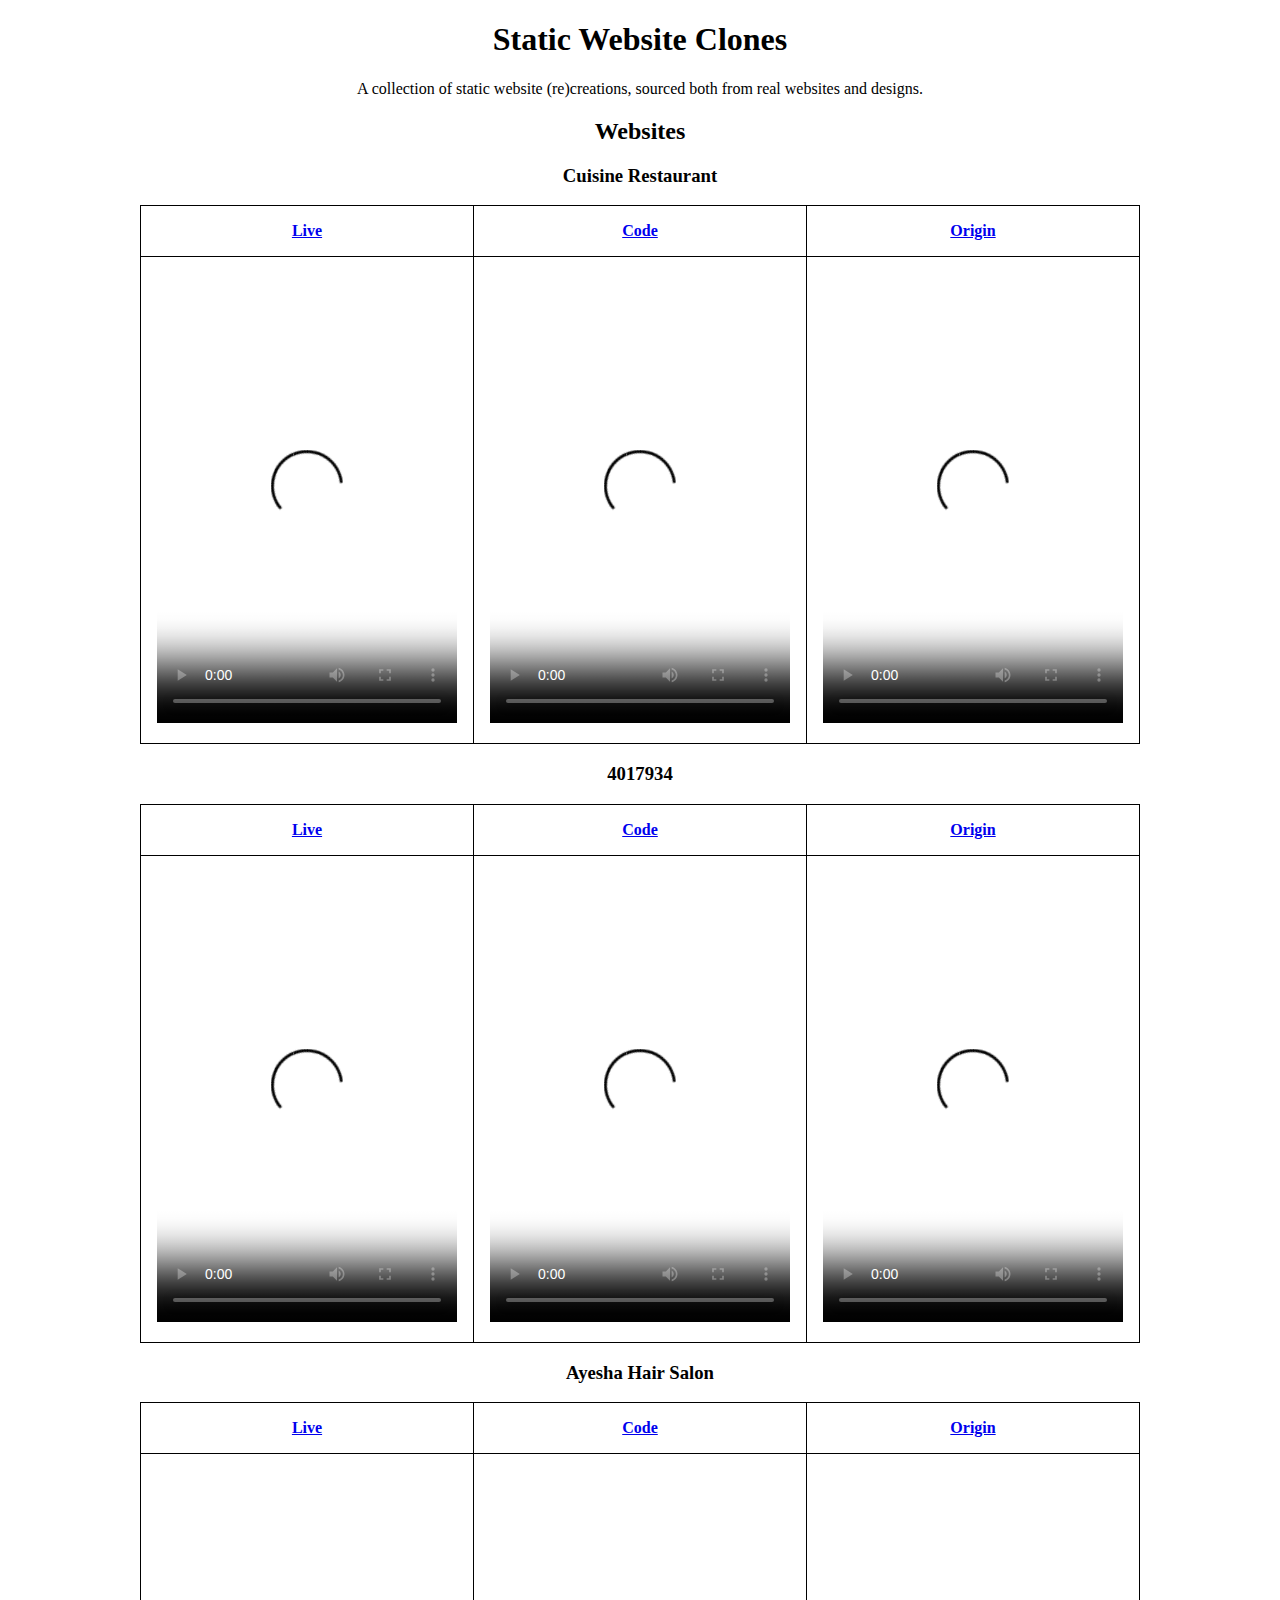
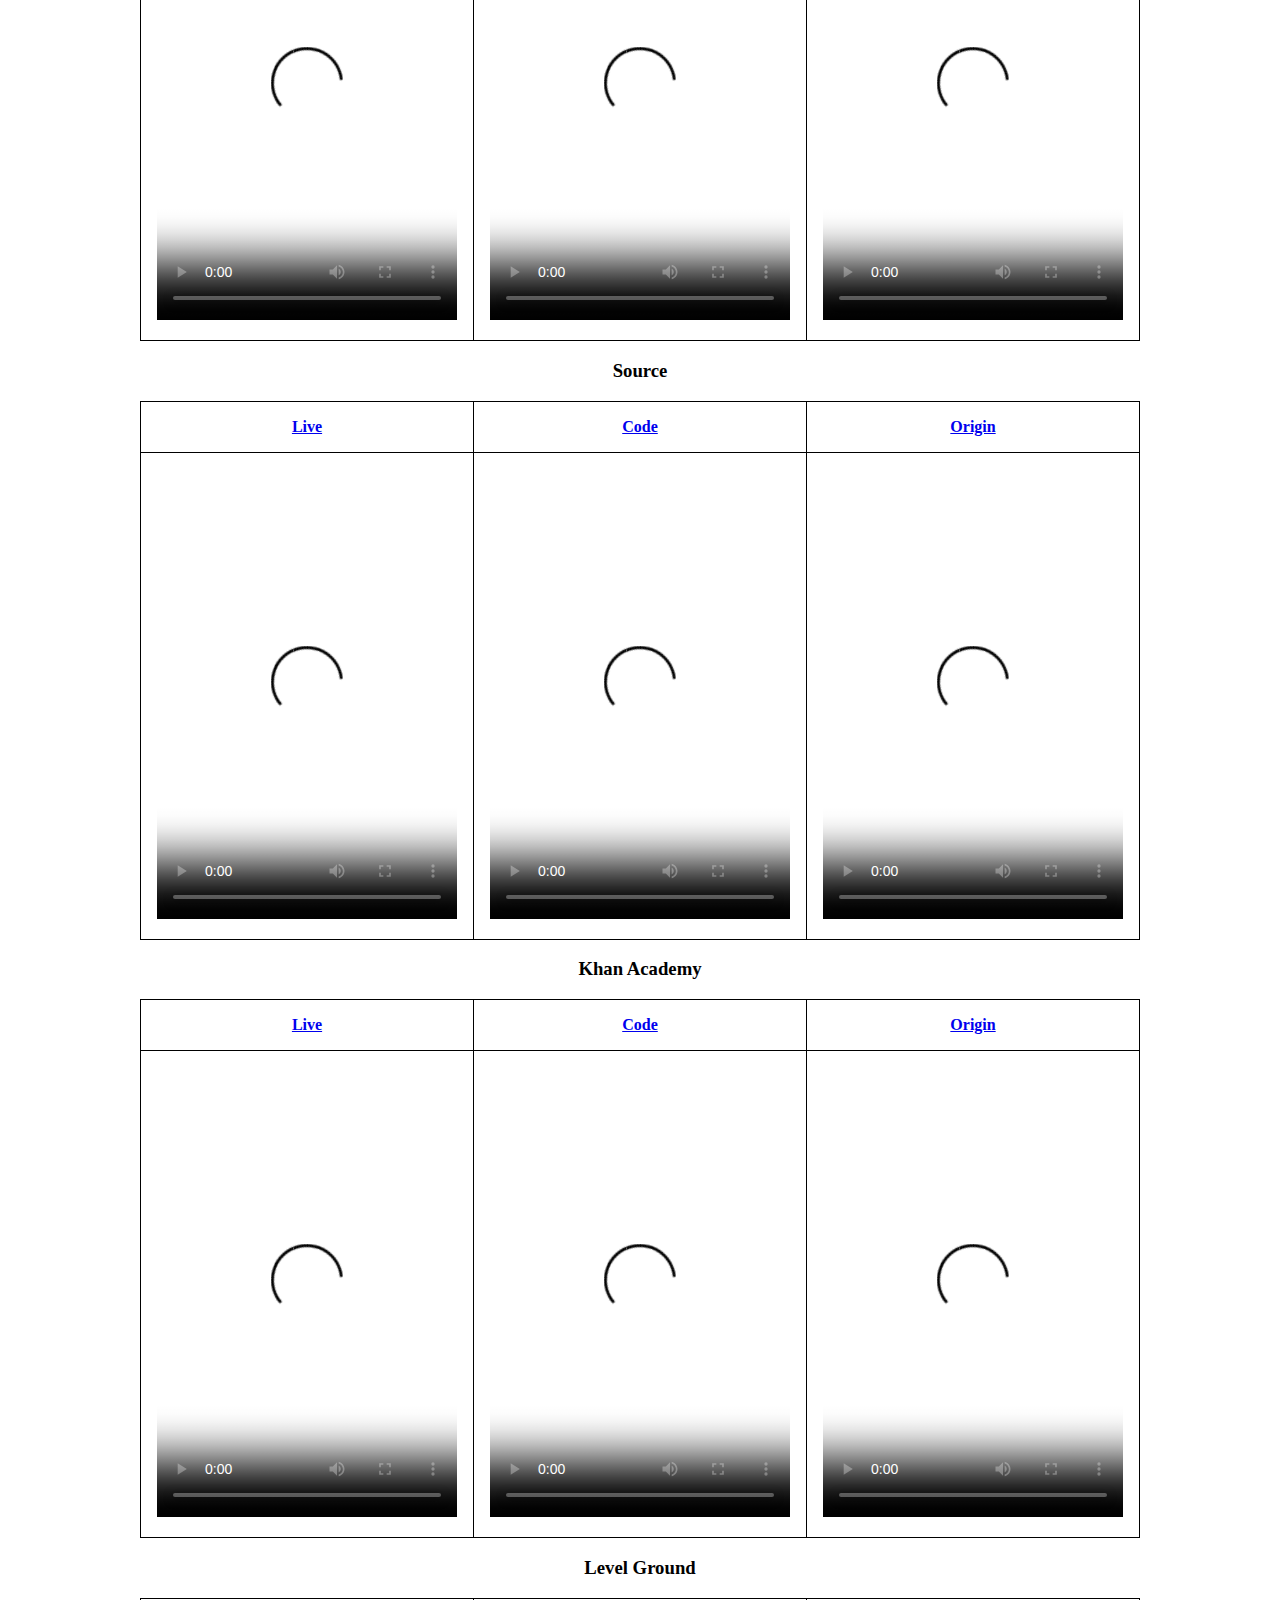
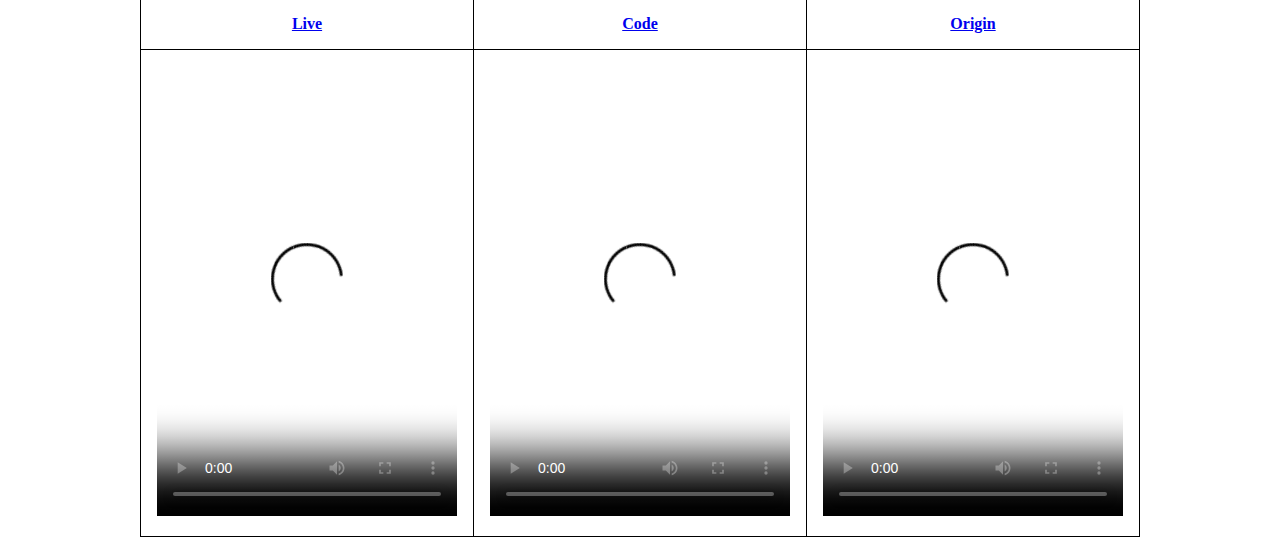
<file: index.html>
<!DOCTYPE html>
<html lang="en">
	<head>
		<meta charset="UTF-8">
		<meta name="viewport" content="width=device-width, initial-scale=1.0">
		<title>Static Websites</title>
		<style>
			html {
				text-align: center;
				box-sizing: border-box;
			}

			* {
				box-sizing: inherit;
			}

			table {
				margin: auto;
			}

			table, th, tr, td {
				border: 1px solid;
				border-collapse: collapse;
				padding: 1rem;
			}

			td {
				vertical-align: top;
			}

			video {
				height: 50vh;
				max-width: 30vw;
			}
		</style>
	</head>

	<body>
		<h1>Static Website Clones</h1>
		<p>A collection of static website (re)creations, sourced both from real websites and designs.</p>
		<h2>Websites</h2>
		
			<h3>Cuisine Restaurant</h3>
			<table>
				<thead>
					<tr>
						<th><a href="12927498-Cuisine-Restaurant-Website">Live</a></th>
						<th><a href="https://github.com/RascalTwo/static-websites/tree/main/12927498-Cuisine-Restaurant-Website">Code</a></th>
						<th><a href="https://dribbble.com/shots/12927498-Cuisine-Restaurant-Website">Origin</a></th>
					</tr>
				</thead>
				<tbody>
					<tr>
						
							<td>
								<video controls preload="metadata" poster="https://raw.githubusercontent.com/RascalTwo/static-websites/assets/assets/12927498-Cuisine-Restaurant-Website/1920x1080.png" src="https://raw.githubusercontent.com/RascalTwo/static-websites/assets/assets/12927498-Cuisine-Restaurant-Website/1920x1080.webm"></video>
							</td>
						
							<td>
								<video controls preload="metadata" poster="https://raw.githubusercontent.com/RascalTwo/static-websites/assets/assets/12927498-Cuisine-Restaurant-Website/360x640.png" src="https://raw.githubusercontent.com/RascalTwo/static-websites/assets/assets/12927498-Cuisine-Restaurant-Website/360x640.webm"></video>
							</td>
						
							<td>
								<video controls preload="metadata" poster="https://raw.githubusercontent.com/RascalTwo/static-websites/assets/assets/12927498-Cuisine-Restaurant-Website/1024x768.png" src="https://raw.githubusercontent.com/RascalTwo/static-websites/assets/assets/12927498-Cuisine-Restaurant-Website/1024x768.webm"></video>
							</td>
						
					</tr>
				</tbody>
			</table>
		
			<h3>4017934</h3>
			<table>
				<thead>
					<tr>
						<th><a href="4017934-Homepage-Wireframe-for-Marketing-Website">Live</a></th>
						<th><a href="https://github.com/RascalTwo/static-websites/tree/main/4017934-Homepage-Wireframe-for-Marketing-Website">Code</a></th>
						<th><a href="https://dribbble.com/shots/4017934-Homepage-Wireframe-for-Marketing-Website">Origin</a></th>
					</tr>
				</thead>
				<tbody>
					<tr>
						
							<td>
								<video controls preload="metadata" poster="https://raw.githubusercontent.com/RascalTwo/static-websites/assets/assets/4017934-Homepage-Wireframe-for-Marketing-Website/1920x1080.png" src="https://raw.githubusercontent.com/RascalTwo/static-websites/assets/assets/4017934-Homepage-Wireframe-for-Marketing-Website/1920x1080.webm"></video>
							</td>
						
							<td>
								<video controls preload="metadata" poster="https://raw.githubusercontent.com/RascalTwo/static-websites/assets/assets/4017934-Homepage-Wireframe-for-Marketing-Website/360x640.png" src="https://raw.githubusercontent.com/RascalTwo/static-websites/assets/assets/4017934-Homepage-Wireframe-for-Marketing-Website/360x640.webm"></video>
							</td>
						
							<td>
								<video controls preload="metadata" poster="https://raw.githubusercontent.com/RascalTwo/static-websites/assets/assets/4017934-Homepage-Wireframe-for-Marketing-Website/1024x768.png" src="https://raw.githubusercontent.com/RascalTwo/static-websites/assets/assets/4017934-Homepage-Wireframe-for-Marketing-Website/1024x768.webm"></video>
							</td>
						
					</tr>
				</tbody>
			</table>
		
			<h3>Ayesha Hair Salon</h3>
			<table>
				<thead>
					<tr>
						<th><a href="6872630-Ayesha-Hair-Salon-Template-Home-03">Live</a></th>
						<th><a href="https://github.com/RascalTwo/static-websites/tree/main/6872630-Ayesha-Hair-Salon-Template-Home-03">Code</a></th>
						<th><a href="https://dribbble.com/shots/6872630-Ayesha-Hair-Salon-Template-Home-03">Origin</a></th>
					</tr>
				</thead>
				<tbody>
					<tr>
						
							<td>
								<video controls preload="metadata" poster="https://raw.githubusercontent.com/RascalTwo/static-websites/assets/assets/6872630-Ayesha-Hair-Salon-Template-Home-03/1920x1080.png" src="https://raw.githubusercontent.com/RascalTwo/static-websites/assets/assets/6872630-Ayesha-Hair-Salon-Template-Home-03/1920x1080.webm"></video>
							</td>
						
							<td>
								<video controls preload="metadata" poster="https://raw.githubusercontent.com/RascalTwo/static-websites/assets/assets/6872630-Ayesha-Hair-Salon-Template-Home-03/360x640.png" src="https://raw.githubusercontent.com/RascalTwo/static-websites/assets/assets/6872630-Ayesha-Hair-Salon-Template-Home-03/360x640.webm"></video>
							</td>
						
							<td>
								<video controls preload="metadata" poster="https://raw.githubusercontent.com/RascalTwo/static-websites/assets/assets/6872630-Ayesha-Hair-Salon-Template-Home-03/1024x768.png" src="https://raw.githubusercontent.com/RascalTwo/static-websites/assets/assets/6872630-Ayesha-Hair-Salon-Template-Home-03/1024x768.webm"></video>
							</td>
						
					</tr>
				</tbody>
			</table>
		
			<h3>Source</h3>
			<table>
				<thead>
					<tr>
						<th><a href="8718928-Source-Wireframes">Live</a></th>
						<th><a href="https://github.com/RascalTwo/static-websites/tree/main/8718928-Source-Wireframes">Code</a></th>
						<th><a href="https://dribbble.com/shots/8718928-Source-Wireframes">Origin</a></th>
					</tr>
				</thead>
				<tbody>
					<tr>
						
							<td>
								<video controls preload="metadata" poster="https://raw.githubusercontent.com/RascalTwo/static-websites/assets/assets/8718928-Source-Wireframes/1920x1080.png" src="https://raw.githubusercontent.com/RascalTwo/static-websites/assets/assets/8718928-Source-Wireframes/1920x1080.webm"></video>
							</td>
						
							<td>
								<video controls preload="metadata" poster="https://raw.githubusercontent.com/RascalTwo/static-websites/assets/assets/8718928-Source-Wireframes/360x640.png" src="https://raw.githubusercontent.com/RascalTwo/static-websites/assets/assets/8718928-Source-Wireframes/360x640.webm"></video>
							</td>
						
							<td>
								<video controls preload="metadata" poster="https://raw.githubusercontent.com/RascalTwo/static-websites/assets/assets/8718928-Source-Wireframes/1024x768.png" src="https://raw.githubusercontent.com/RascalTwo/static-websites/assets/assets/8718928-Source-Wireframes/1024x768.webm"></video>
							</td>
						
					</tr>
				</tbody>
			</table>
		
			<h3>Khan Academy</h3>
			<table>
				<thead>
					<tr>
						<th><a href="Khan-Academy">Live</a></th>
						<th><a href="https://github.com/RascalTwo/static-websites/tree/main/Khan-Academy">Code</a></th>
						<th><a href="https://www.khanacademy.org">Origin</a></th>
					</tr>
				</thead>
				<tbody>
					<tr>
						
							<td>
								<video controls preload="metadata" poster="https://raw.githubusercontent.com/RascalTwo/static-websites/assets/assets/Khan-Academy/1920x1080.png" src="https://raw.githubusercontent.com/RascalTwo/static-websites/assets/assets/Khan-Academy/1920x1080.webm"></video>
							</td>
						
							<td>
								<video controls preload="metadata" poster="https://raw.githubusercontent.com/RascalTwo/static-websites/assets/assets/Khan-Academy/360x640.png" src="https://raw.githubusercontent.com/RascalTwo/static-websites/assets/assets/Khan-Academy/360x640.webm"></video>
							</td>
						
							<td>
								<video controls preload="metadata" poster="https://raw.githubusercontent.com/RascalTwo/static-websites/assets/assets/Khan-Academy/1024x768.png" src="https://raw.githubusercontent.com/RascalTwo/static-websites/assets/assets/Khan-Academy/1024x768.webm"></video>
							</td>
						
					</tr>
				</tbody>
			</table>
		
			<h3>Level Ground</h3>
			<table>
				<thead>
					<tr>
						<th><a href="Level-Ground">Live</a></th>
						<th><a href="https://github.com/RascalTwo/static-websites/tree/main/Level-Ground">Code</a></th>
						<th><a href="https://levelground.co/">Origin</a></th>
					</tr>
				</thead>
				<tbody>
					<tr>
						
							<td>
								<video controls preload="metadata" poster="https://raw.githubusercontent.com/RascalTwo/static-websites/assets/assets/Level-Ground/1920x1080.png" src="https://raw.githubusercontent.com/RascalTwo/static-websites/assets/assets/Level-Ground/1920x1080.webm"></video>
							</td>
						
							<td>
								<video controls preload="metadata" poster="https://raw.githubusercontent.com/RascalTwo/static-websites/assets/assets/Level-Ground/360x640.png" src="https://raw.githubusercontent.com/RascalTwo/static-websites/assets/assets/Level-Ground/360x640.webm"></video>
							</td>
						
							<td>
								<video controls preload="metadata" poster="https://raw.githubusercontent.com/RascalTwo/static-websites/assets/assets/Level-Ground/1024x768.png" src="https://raw.githubusercontent.com/RascalTwo/static-websites/assets/assets/Level-Ground/1024x768.webm"></video>
							</td>
						
					</tr>
				</tbody>
			</table>
		
	</body>
</html>
</file>
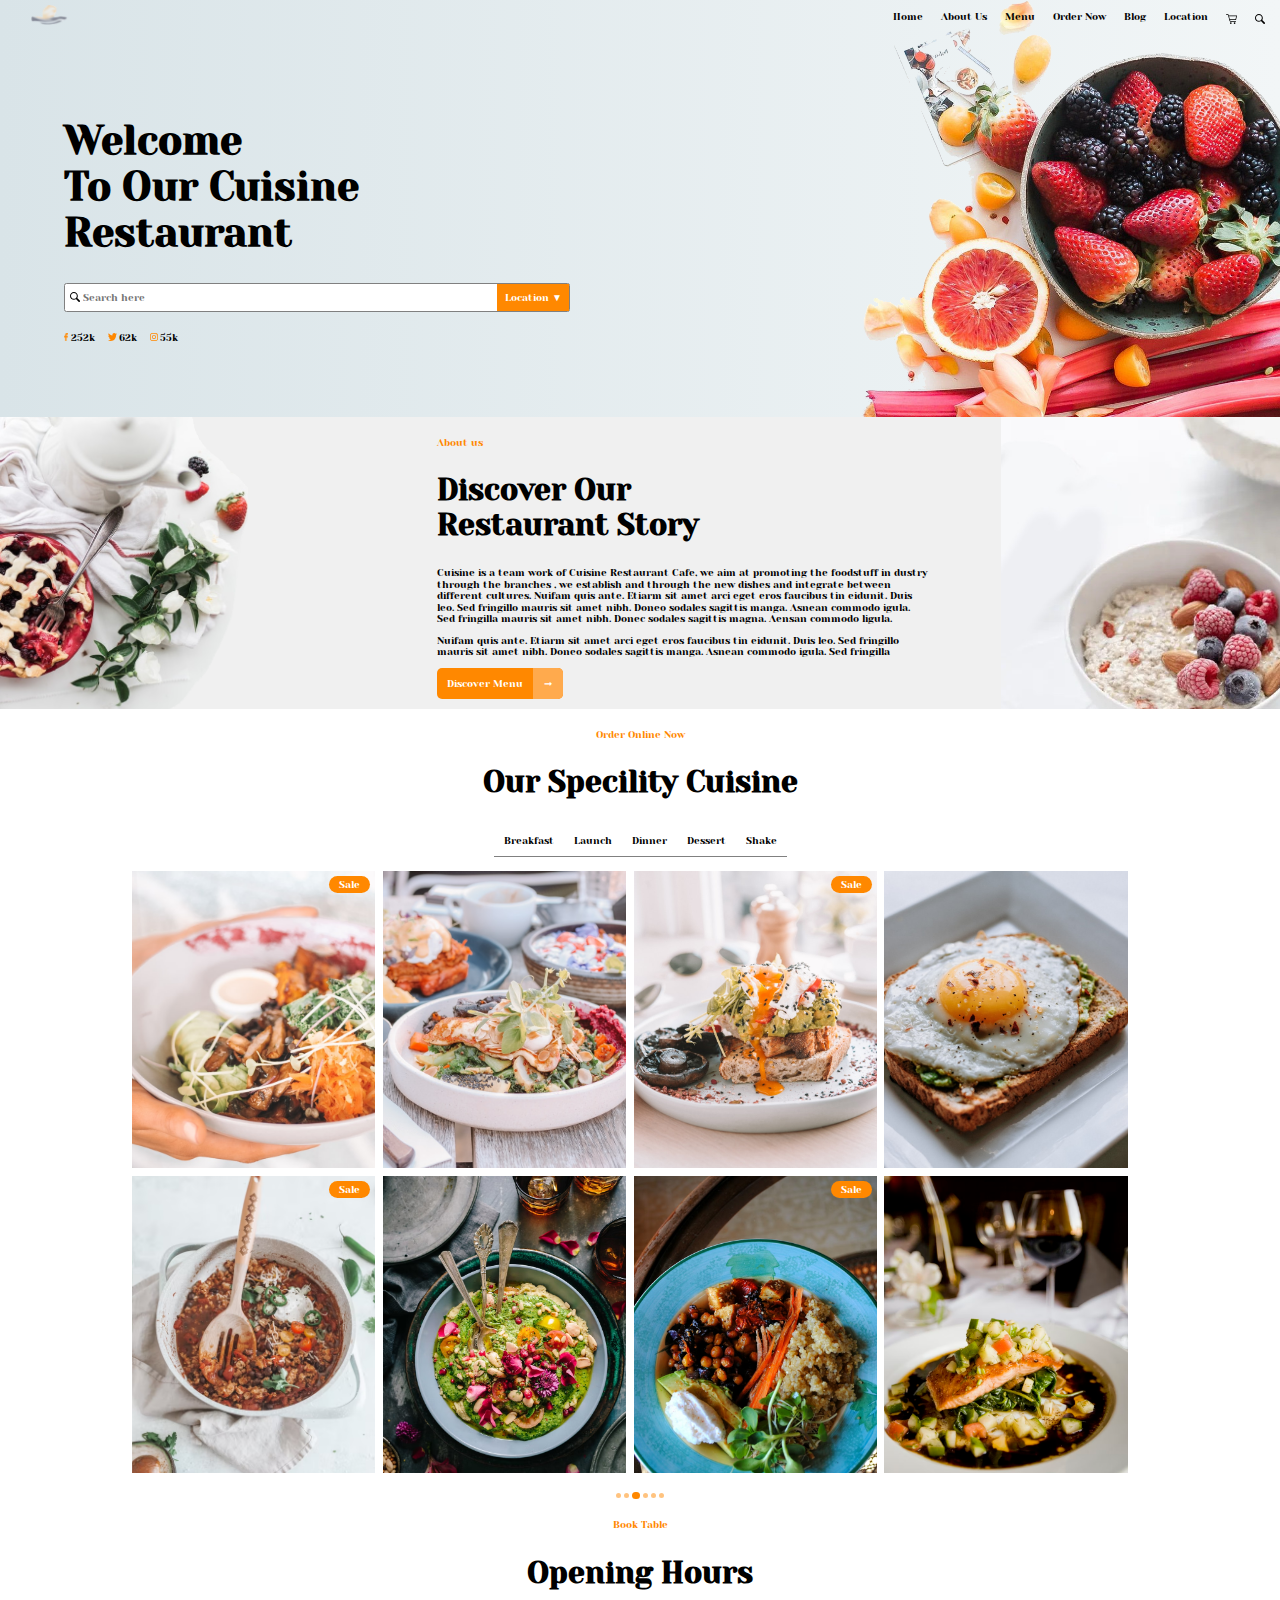
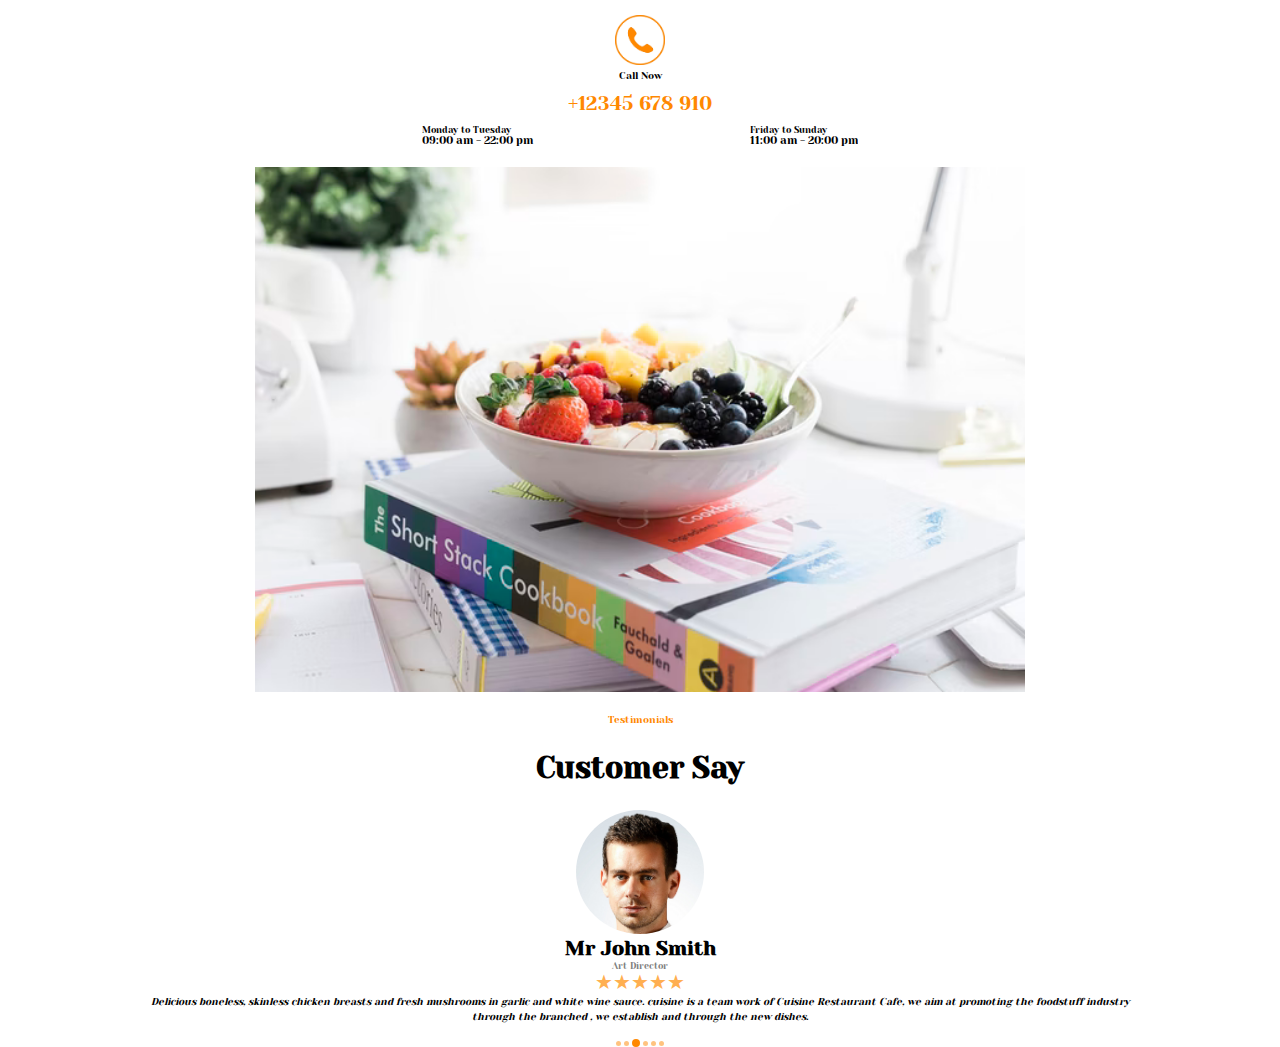
<file: 12927498-Cuisine-Restaurant-Website/index.html>
<!DOCTYPE html>
<html lang="en">
	<head>
		<meta charset="utf-8">
		<meta name="viewport" content="width=device-width, initial-scale=1">
		<meta name="description" content="Get Food">

		<title>Cuisine Restaurant</title>

		<!-- external CSS link -->
		<link rel="preconnect" href="https://fonts.googleapis.com">
		<link rel="preconnect" href="https://fonts.gstatic.com" crossorigin>
		<link href="https://fonts.googleapis.com/css2?family=Yeseva+One&display=swap" rel="stylesheet">
		<link rel="stylesheet" href="css/normalize.css">
		<link rel="stylesheet" href="css/style.css">
	</head>
	<body>
		<header>
			<nav role="navigation" aria-label="Main Navigation">
				<a href="#"><img src="assets/logo.png" alt="Cuisine Restaurant Logo"></a>
				<ul>
					<li><a href="#">Home</a></li>
					<li><a href="#">About Us</a></li>
					<li><a href="#">Menu</a></li>
					<li><a href="#">Order Now</a></li>
					<li><a href="#">Blog</a></li>
					<li><a href="#">Location</a></li>
					<li><a href="#"><img src="assets/shopping-cart.svg" alt="Cart"></a></li>
					<li><a href="#"><img src="assets/magnifying-glass.svg" alt="Search"></a></li>
				</ul>
			</nav>
			<section>
				<h1>
					Welcome<br/>
					To Our Cuisine<br/>
					Restaurant
				</h1>
				<form>
					<img src="assets/magnifying-glass.svg" alt="Search"><input placeholder="Search here" type="search"><button class="orange-button">Location ▼</button>
				</form>
				<nav>
					<ul>
						<li><a href="#"><img src="assets/facebook.png" alt="Facebook Logo">252k</a></li>
						<li><a href="#"><img src="assets/twitter.svg" alt="Twitter Logo">62k</a></li>
						<li><a href="#"><img src="assets/instagram.svg" alt="Instagram Logo">55k</a></li>
					</ul>
				</nav>
			</section>
		</header>
		<main>
			<section class="about-us">
				<div>
					<span>About us</span>
					<h2>
						Discover Our<br/>
						Restaurant Story
					</h2>
					<p>
						Cuisine is a team work of Cuisine Restaurant Cafe, we aim at promoting the foodstuff in dustry through the branches , we establish and through the new dishes and integrate between different cultures. Nuifam quis ante. Etiarm sit amet arci eget eros faucibus tin eidunit. Duis leo. Sed fringillo mauris sit amet nibh. Doneo sodales sagittis manga. Asnean commodo igula. Sed fringilla mauris sit amet nibh. Donec sodales sagittis magna. Aensan commodo ligula.
					</p>
					<p>
						Nuifam quis ante. Etiarm sit amet arci eget eros faucibus tin eidunit. Duis leo. Sed fringillo mauris sit amet nibh. Doneo sodales sagittis manga. Asnean commodo igula. Sed fringilla
					</p>
					<a href="#">Discover Menu</a>
				</div>
			</section>
			<section class="order-online-now">
				<span>Order Online Now</span>
				<h2>Our Specility Cuisine</h2>
				<ul>
					<li><button>Breakfast</button></li><li><button>Launch</button></li><li><button>Dinner</button></li><li><button>Dessert</button></li><li><button>Shake</button></li>
				</ul>
				<section class="cuisine-options">
					<section tabindex="0" style="--bg-image: url(../assets/food-item-01.jpg);">
						<span>Sale</span>
						<div>
							<div class="price">$14.99</div>
							<div class="stars">★★★★★</div>
							<h3>Contadina</h3>
							<button class="orange-button">Order Now</button>
						</div>
					</section>
					<section tabindex="0" style="--bg-image: url(../assets/food-item-02.jpg);">
						<div>
							<div class="price">$14.99</div>
							<div class="stars">★★★★★</div>
							<h3>Contadina</h3>
							<button class="orange-button">Order Now</button>
						</div>
					</section>
					<section tabindex="0" style="--bg-image: url(../assets/food-item-03.jpg);">
						<span>Sale</span>
						<div>
							<div class="price">$14.99</div>
							<div class="stars">★★★★★</div>
							<h3>Contadina</h3>
							<button class="orange-button">Order Now</button>
						</div>
					</section>
					<section tabindex="0" style="--bg-image: url(../assets/food-item-04.jpg);">
						<div>
							<div class="price">$14.99</div>
							<div class="stars">★★★★★</div>
							<h3>Contadina</h3>
							<button class="orange-button">Order Now</button>
						</div>
					</section>
					<section tabindex="0" style="--bg-image: url(../assets/food-item-05.avif);">
						<span>Sale</span>
						<div>
							<div class="price">$14.99</div>
							<div class="stars">★★★★★</div>
							<h3>Contadina</h3>
							<button class="orange-button">Order Now</button>
						</div>
					</section>
					<section tabindex="0" style="--bg-image: url(../assets/food-item-06.avif);">
						<div>
							<div class="price">$14.99</div>
							<div class="stars">★★★★★</div>
							<h3>Contadina</h3>
							<button class="orange-button">Order Now</button>
						</div>
					</section>
					<section tabindex="0" style="--bg-image: url(../assets/food-item-07.avif);">
						<span>Sale</span>
						<div>
							<div class="price">$14.99</div>
							<div class="stars">★★★★★</div>
							<h3>Contadina</h3>
							<button class="orange-button">Order Now</button>
						</div>
					</section>
					<section tabindex="0" style="--bg-image: url(../assets/food-item-08.avif);">
						<div>
							<div class="price">$14.99</div>
							<div class="stars">★★★★★</div>
							<h3>Contadina</h3>
							<button class="orange-button">Order Now</button>
						</div>
					</section>
				</section>
				<div class="carousel-indicators">
					<button>Page 1</button>
					<button>Page 2</button>
					<button class="active">Page 3</button>
					<button>Page 4</button>
					<button>Page 5</button>
					<button>Page 6</button>
				</div>
			</section>
			<section class="book-table">
				<span>Book Table</span>
				<h2>Opening Hours</h2>
				<section class="phone-contact">
					<a href="tel:+1234568910"><img src="assets/phone.png" alt="phone icon"/></a>
					<div>Call Now</div>
					<a href="tel:+1234568910">+12345 678 910</a>
				</section>
				<section class="hours">
					<section>
						<span>Monday to Tuesday</span>
						<span>09:00 am - 22:00 pm</span>
					</section>
					<section>
						<span>Friday to Sunday</span>
						<span>11:00 am - 20:00 pm</span>
					</section>
				</section>
				<img src="assets/video-poster.png" alt="video poster" />
			</section>
			<section class="testimonials">
				<span>Testimonials</span>
				<h2>Customer Say</h2>
				<section>
					<img src="assets/john-smith.webp" alt="Mr John Smith avatar" />
					<h3>Mr John Smith</h3>
					<span>Art Director</span>
					<div class="stars">★★★★★</div>
					<p>
						Delicious boneless, skinless chicken breasts and fresh mushrooms in garlic and white wine sauce. cuisine is a team work of Cuisine Restaurant Cafe, we aim at promoting the foodstuff industry through the branched , we establish and through the new dishes.
					</p>
				</section>
				<div class="carousel-indicators">
					<button>Testimonial 1</button>
					<button>Testimonial 2</button>
					<button class="active">Testimonial 3</button>
					<button>Testimonial 4</button>
					<button>Testimonial 5</button>
					<button>Testimonial 6</button>
				</div>
			</section>
		</main>
		<script type="text/javascript" src="js/main.js"></script>
	</body>
</html>
</file>
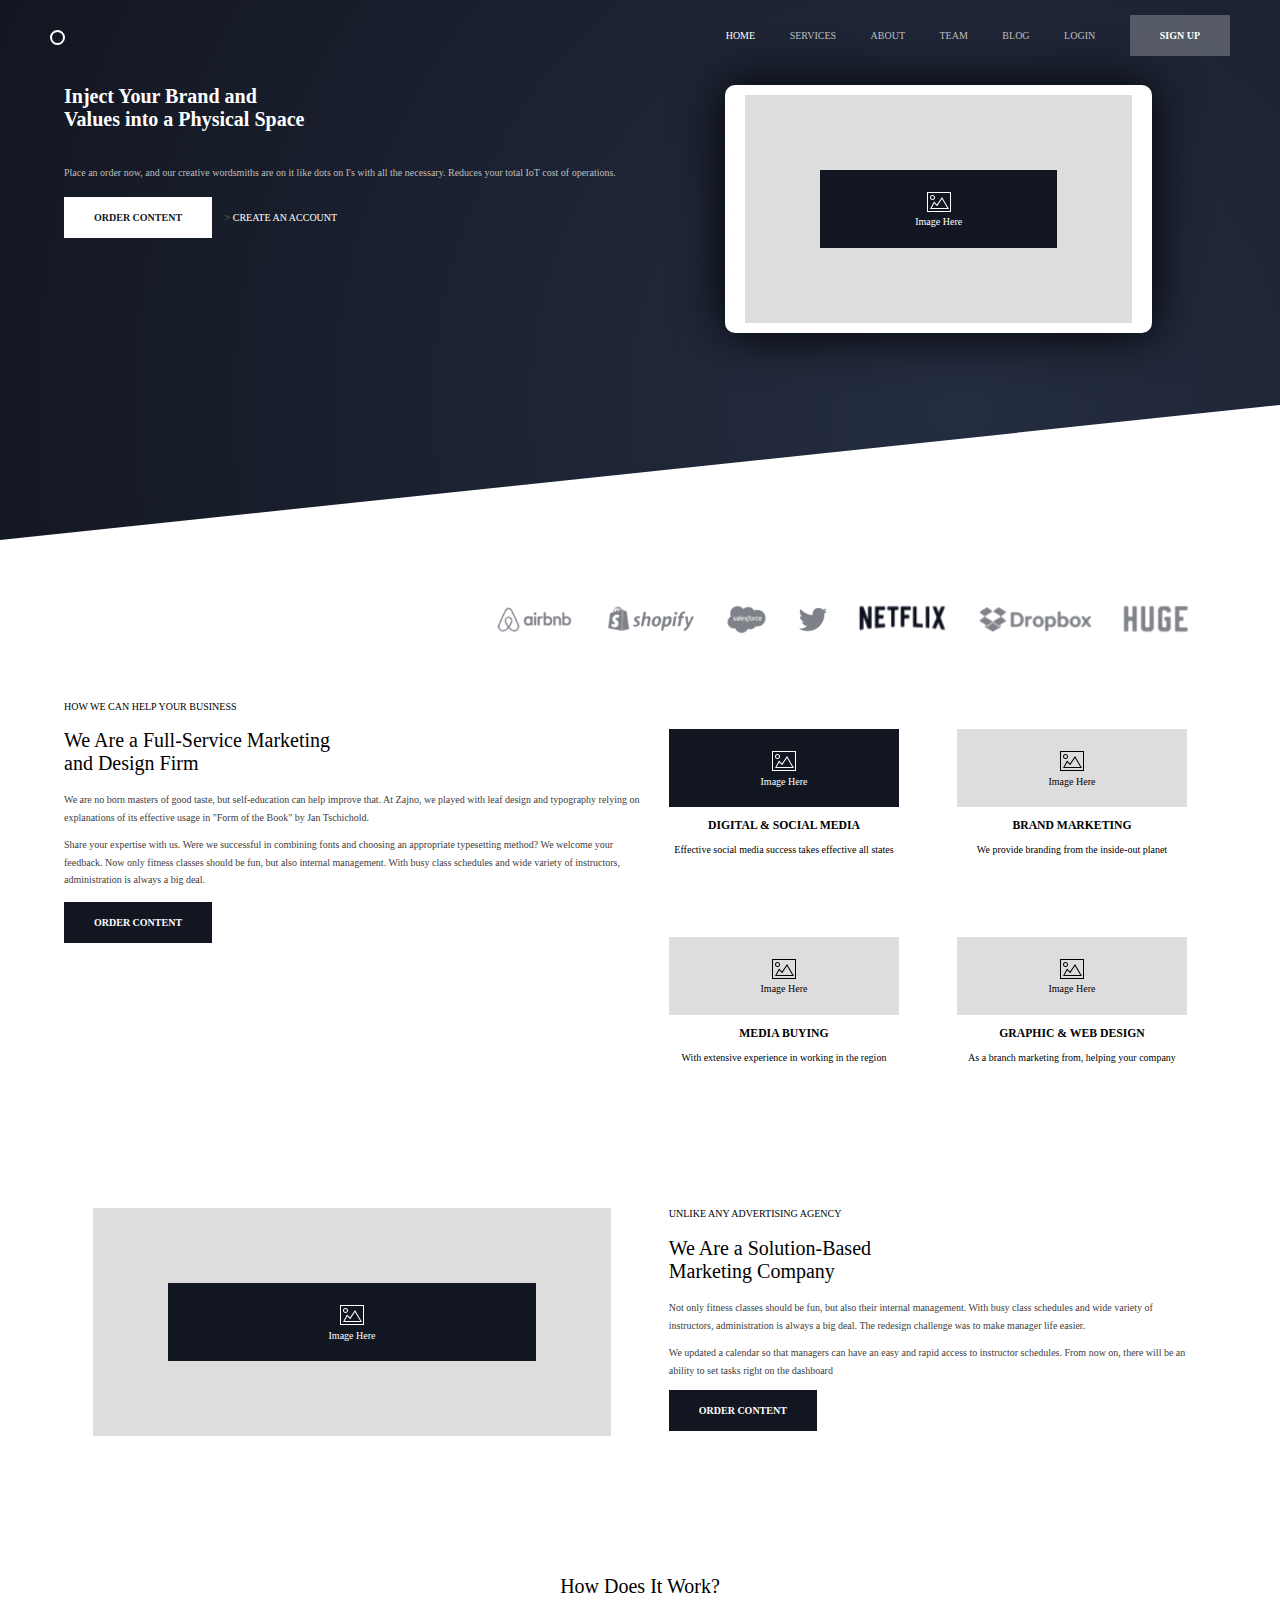
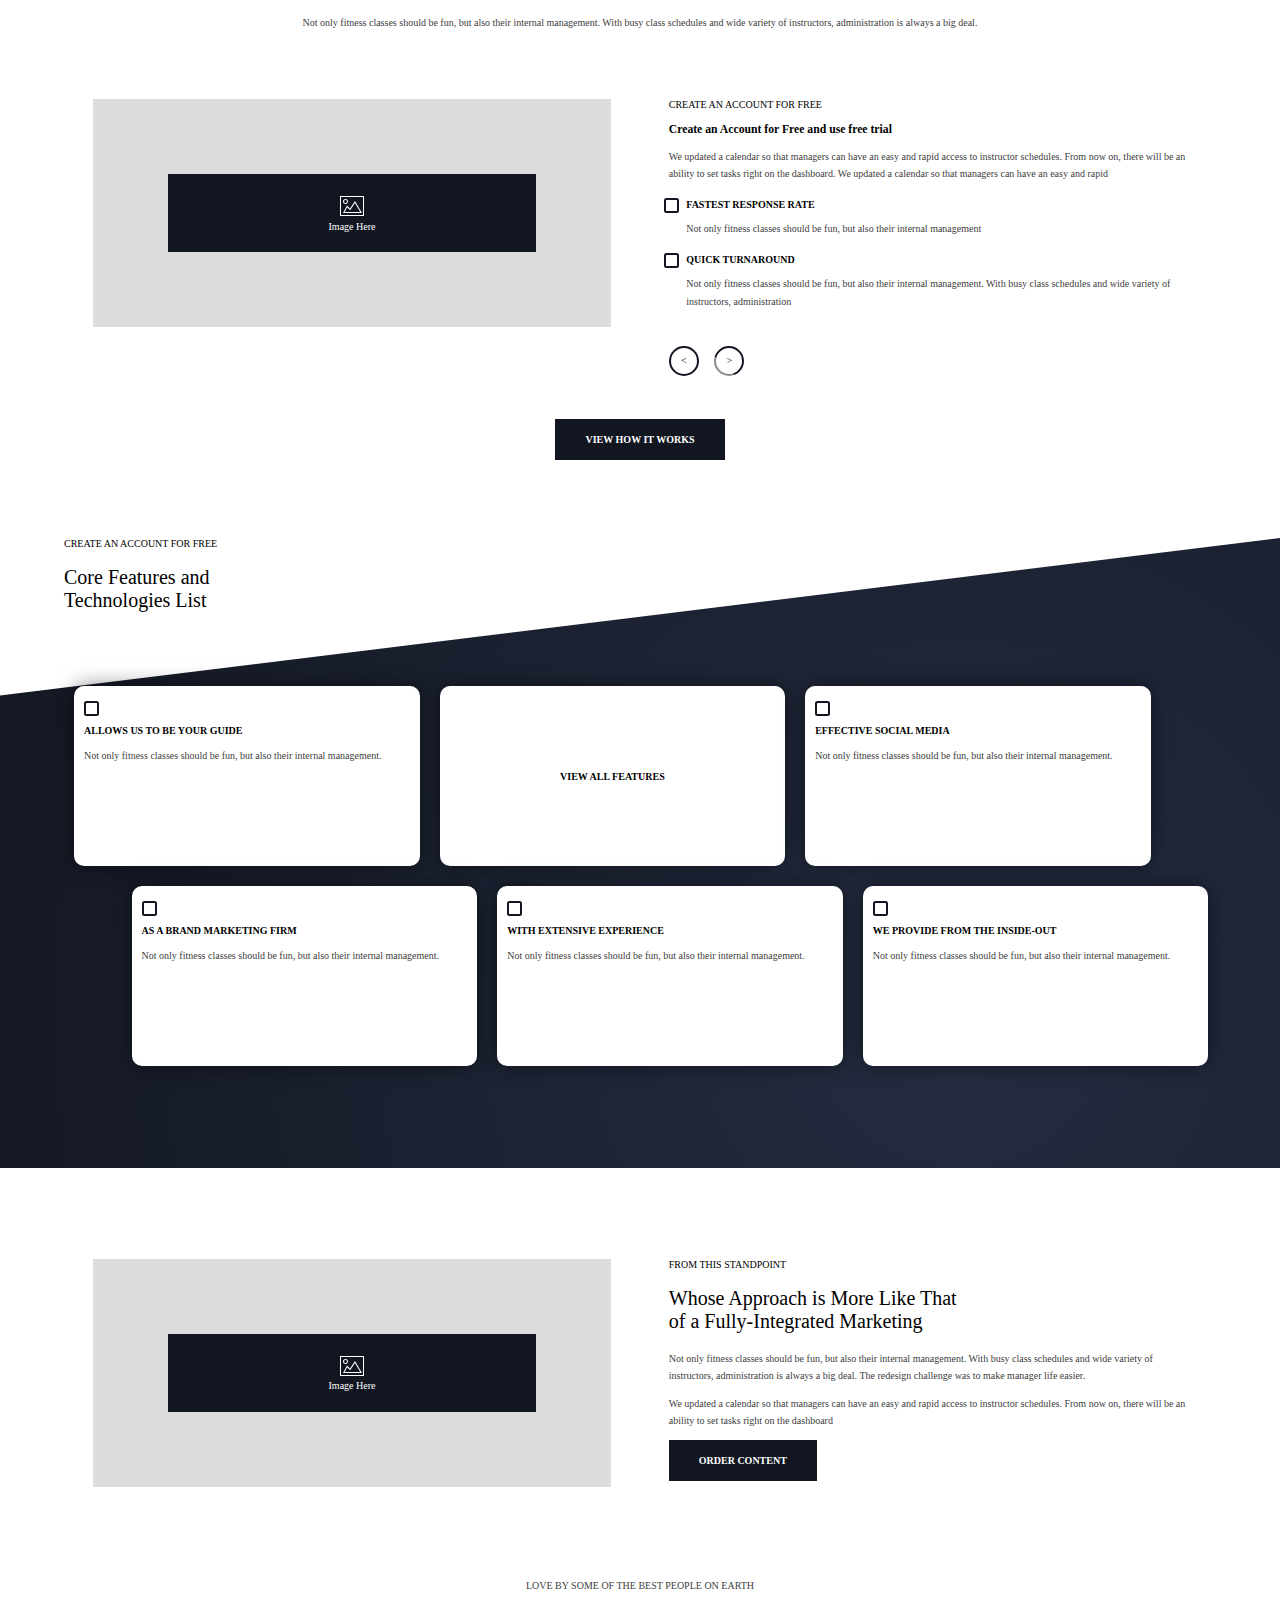
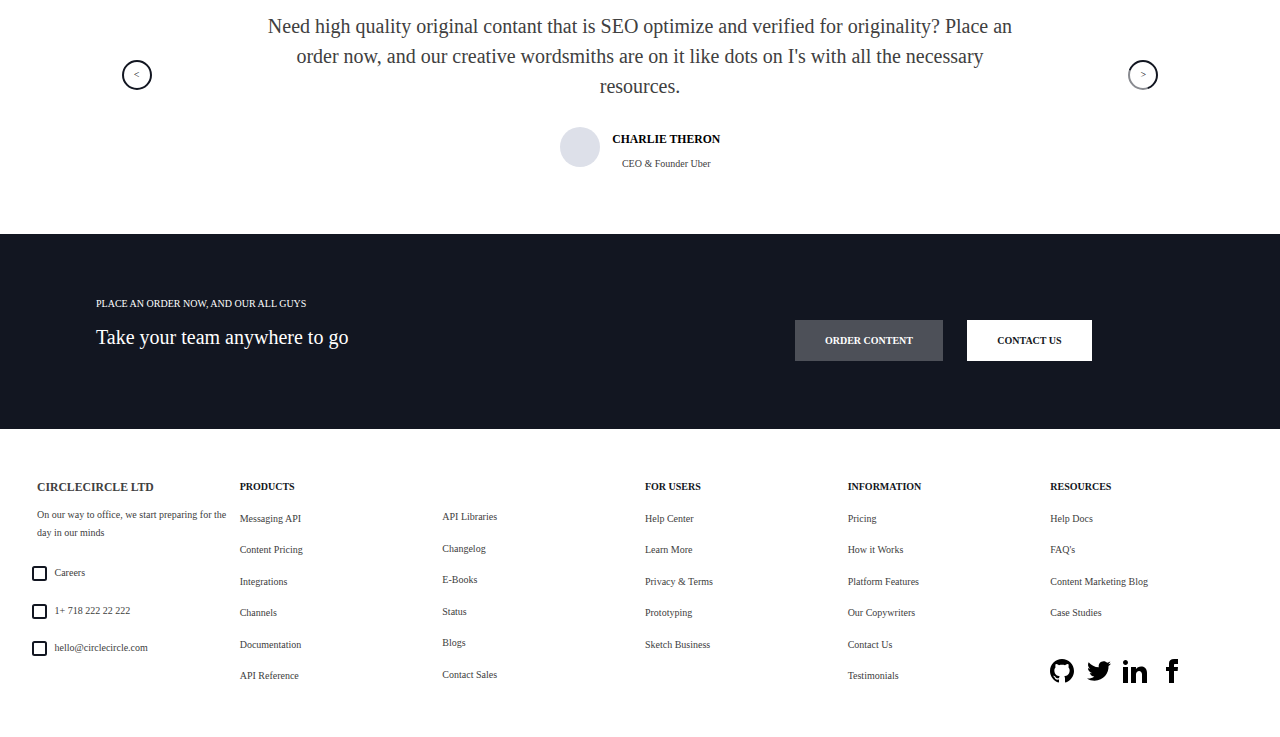
<file: 4017934-Homepage-Wireframe-for-Marketing-Website/index.html>
<!DOCTYPE html>
<html lang="en">
	<head>
		<meta charset="utf-8">
		<meta name="viewport" content="width=device-width, initial-scale=1">
		<meta name="description" content="IoT solutions for you!">

		<title>4017934</title>

		<!-- external CSS link -->
		<link rel="stylesheet" href="css/normalize.css">
		<link rel="stylesheet" href="css/style.css">
	</head>
	<body>
		<header>
			<div class="bg"></div>
			<nav>
				<a href="/" aria-label="Home Logo">&nbsp;</a>
				<ul>
					<li><a href="#" class="active">HOME</a></li>
					<li><a href="#">SERVICES</a></li>
					<li><a href="#">ABOUT</a></li>
					<li><a href="#">TEAM</a></li>
					<li><a href="#">BLOG</a></li>
					<li><a href="#">LOGIN</a></li>
					<li><a href="#" class="btn-glass">SIGN UP</a></li>
				</ul>
			</nav>
			<section>
				<div class="placeholder-wrapper">
					<figure class="dark">
						<img src="assets/picture.svg" alt="Image Here" />
						<figcaption>Image Here</figcaption>
					</figure>
				</div>
				<div>
					<h1>
						Inject Your Brand and<br/>
						Values into a Physical Space
					</h1>
					<p>Place an order now, and our creative wordsmiths are on it like dots on I's with all the necessary. Reduces your total IoT cost of operations.</p>

					<div>
						<a href="#" class="btn-white">ORDER CONTENT</a>
						<a href="#">CREATE AN ACCOUNT</a>
					</div>
				</div>
			</section>
		</header>
		<main>
			<section class="as-seen-on">
				<ul>
					<li><img src="assets/airbnb.png" alt="Airbnb Logo"/></li>
					<li><img src="assets/shopify.png" alt="Shopify Logo"/></li>
					<li><img src="assets/salesforce.png" alt="Salesforce Logo"/></li>
					<li><img src="assets/twitter.png" alt="Twitter Logo"/></li>
					<li><img src="assets/netflix.png" alt="Netflix Logo"/></li>
					<li><img src="assets/dropbox.png" alt="Dropbox Logo"/></li>
					<li><img src="assets/huge.png" alt="Huge Logo"/></li>
				</ul>
			</section>
			<section class="about-us">
				<div>
					<span class="tagline">HOW WE CAN HELP YOUR BUSINESS</span>
					<h2>
						We Are a Full-Service Marketing<br/>
						and Design Firm
					</h2>
					<p>We are no born masters of good taste, but self-education can help improve that. At Zajno, we played with leaf design and typography relying on explanations of its effective usage in "Form of the Book" by Jan Tschichold.</p>
					<p>Share your expertise with us. Were we successful in combining fonts and choosing an appropriate typesetting method? We welcome your feedback. Now only fitness classes should be fun, but also internal management. With busy class schedules and wide variety of instructors, administration is always a big deal.</p>
					<a href="#" class="btn-black">ORDER CONTENT</a>
				</div>
				<section>
					<section>
						<figure class="dark">
							<img src="assets/picture.svg" alt="Image Here" />
							<figcaption>Image Here</figcaption>
						</figure>
						<div>
							<h3>DIGITAL & SOCIAL MEDIA</h3>
							<span>Effective social media success takes effective all states</span>
						</div>
					</section>
					<section>
						<figure>
							<img src="assets/picture.svg" alt="Image Here" />
							<figcaption>Image Here</figcaption>
						</figure>
						<div>
							<h3>BRAND MARKETING</h3>
							<span>We provide branding from the inside-out planet</span>
						</div>
					</section>
					<section>
						<figure>
							<img src="assets/picture.svg" alt="Image Here" />
							<figcaption>Image Here</figcaption>
						</figure>
						<div>
							<h3>MEDIA BUYING</h3>
							<span>With extensive experience in working in the region</span>
						</div>
					</section>
					<section>
						<figure>
							<img src="assets/picture.svg" alt="Image Here" />
							<figcaption>Image Here</figcaption>
						</figure>
						<div>
							<h3>GRAPHIC & WEB DESIGN</h3>
							<span>As a branch marketing from, helping your company</span>
						</div>
					</section>
				</section>
			</section>
			<section class="image-left-content-right">
				<div class="placeholder-wrapper">
					<figure class="dark">
						<img src="assets/picture.svg" alt="Image Here" />
						<figcaption>Image Here</figcaption>
					</figure>
				</div>
				<div>
					<span class="tagline">UNLIKE ANY ADVERTISING AGENCY</span>
					<h2>
						We Are a Solution-Based<br/>
						Marketing Company
					</h2>
					<p>Not only fitness classes should be fun, but also their internal management. With busy class schedules and wide variety of instructors, administration is always a big deal. The redesign challenge was to make manager life easier.</p>
					<p>We updated a calendar so that managers can have an easy and rapid access to instructor schedules. From now on, there will be an ability to set tasks right on the dashboard</p>
					<a href="#" class="btn-black">ORDER CONTENT</a>
				</div>
			</section>
			<section class="how-it-works">
				<div>
					<h2>How Does It Work?</h2>
					<p>Not only fitness classes should be fun, but also their internal management. With busy class schedules and wide variety of instructors, administration is always a big deal.</p>
				</div>
				<section class="image-left-content-right">
					<div class="placeholder-wrapper">
						<figure class="dark">
							<img src="assets/picture.svg" alt="Image Here" />
							<figcaption>Image Here</figcaption>
						</figure>
					</div>
					<div>
						<span class="tagline">CREATE AN ACCOUNT FOR FREE</span>
						<h3>Create an Account for Free and use free trial</h3>
						<p>We updated a calendar so that managers can have an easy and rapid access to instructor schedules. From now on, there will be an ability to set tasks right on the dashboard. We updated a calendar so that managers can have an easy and rapid</p>
						<ul>
							<li class="checkbox">
								<span>FASTEST RESPONSE RATE</span>
								<p>Not only fitness classes should be fun, but also their internal management</p>
							</li>
							<li class="checkbox">
								<span>QUICK TURNAROUND</span>
								<p>Not only fitness classes should be fun, but also their internal management. With busy class schedules and wide variety of instructors, administration</p>
							</li>
						</ul>
						<div>
							<button class="arrow-left">&lt;</button>
							<button class="arrow-right">&gt;</button>
						</div>
					</div>
				</section>
				<div>
					<a href="#" class="btn-black">VIEW HOW IT WORKS</a>
				</div>
			</section>
			<section class="features">
				<div class="bg"></div>
				<section>
					<span class="tagline">CREATE AN ACCOUNT FOR FREE</span>
					<h2>
						Core Features and<br/>
						Technologies List
					</h2>
				</section>
				<section>
					<section>
						<div class="checkbox"></div>
						<br/>
						<span>ALLOWS US TO BE YOUR GUIDE</span>
						<p>Not only fitness classes should be fun, but also their internal management.</p>
					</section>
					<section>
						<span>VIEW ALL FEATURES</span>
					</section>
					<section>
						<div class="checkbox"></div>
						<br/>
						<span>EFFECTIVE SOCIAL MEDIA</span>
						<p>Not only fitness classes should be fun, but also their internal management.</p>
					</section>
					<section>
						<div class="checkbox"></div>
						<br/>
						<span>AS A BRAND MARKETING FIRM</span>
						<p>Not only fitness classes should be fun, but also their internal management.</p>
					</section>
					<section>
						<div class="checkbox"></div>
						<br/>
						<span>WITH EXTENSIVE EXPERIENCE</span>
						<p>Not only fitness classes should be fun, but also their internal management.</p>
					</section>
					<section>
						<div class="checkbox"></div>
						<br/>
						<span>WE PROVIDE FROM THE INSIDE-OUT</span>
						<p>Not only fitness classes should be fun, but also their internal management.</p>
					</section>
				</section>
			</section>
			<section class="image-left-content-right">
				<div class="placeholder-wrapper">
					<figure class="dark">
						<img src="assets/picture.svg" alt="Image Here" />
						<figcaption>Image Here</figcaption>
					</figure>
				</div>
				<div>
					<span class="tagline">FROM THIS STANDPOINT</span>
					<h2>
						Whose Approach is More Like That<br/>
						of a Fully-Integrated Marketing
					</h2>
					<p>Not only fitness classes should be fun, but also their internal management. With busy class schedules and wide variety of instructors, administration is always a big deal. The redesign challenge was to make manager life easier.</p>
					<p>We updated a calendar so that managers can have an easy and rapid access to instructor schedules. From now on, there will be an ability to set tasks right on the dashboard</p>
					<a href="#" class="btn-black">ORDER CONTENT</a>
				</div>
			</section>
			<section class="testimonials">
				<span class="tagline">LOVE BY SOME OF THE BEST PEOPLE ON EARTH</span>
				<div>
					<button class="arrow-left">&lt;</button>
					<ul>
						<li>
							<p>Need high quality original contant that is SEO optimize and verified for originality? Place an order now, and our creative wordsmiths are on it like dots on I's with all the necessary resources.</p>
							<section>
								<div></div>
								<div>
									<h3>CHARLIE THERON</h3>
									<span>CEO & Founder Uber</span>
								</div>
							</section>
						</li>
					</ul>
					<button class="arrow-right">&gt;</button>
				</div>
			</section>
			<section class="call-to-action">
				<div>
					<span class="tagline">PLACE AN ORDER NOW, AND OUR ALL GUYS</span>
					<h2>Take your team anywhere to go</h2>
				</div>
				<div>
					<a href="#" class="btn-glass">ORDER CONTENT</a>
					<a href="#" class="btn-white">CONTACT US</a>
				</div>
			</section>
		</main>
		<footer>
			<ul>
				<li>
					<h3>CIRCLECIRCLE LTD</h3>
					<p>On our way to office, we start preparing for the day in our minds</p>
				</li>
				<li class="checkbox">
					<a href="#">Careers</a>
				</li>
				<li class="checkbox">
					<a href="tel:1718222222222">1+ 718 222 22 222</a>
				</li>
				<li class="checkbox">
					<a href="mailto:hello@circlecircle.com">hello@circlecircle.com</a>
				</li>
			</ul>
			<ul>
				<li><h4>PRODUCTS</h4></li>
				<li><a href="#">Messaging API</a></li>
				<li><a href="#">Content Pricing</a></li>
				<li><a href="#">Integrations</a></li>
				<li><a href="#">Channels</a></li>
				<li><a href="#">Documentation</a></li>
				<li><a href="#">API Reference</a></li>
			</ul>
			<ul>
				<li><a href="#">API Libraries</a></li>
				<li><a href="#">Changelog</a></li>
				<li><a href="#">E-Books</a></li>
				<li><a href="#">Status</a></li>
				<li><a href="#">Blogs</a></li>
				<li><a href="#">Contact Sales</a></li>
			</ul>
			<ul>
				<li><h4>FOR USERS</h4></li>
				<li><a href="#">Help Center</a></li>
				<li><a href="#">Learn More</a></li>
				<li><a href="#">Privacy & Terms</a></li>
				<li><a href="#">Prototyping</a></li>
				<li><a href="#">Sketch Business</a></li>
			</ul>
			<ul>
				<li><h4>INFORMATION</h4></li>
				<li><a href="#">Pricing</a></li>
				<li><a href="#">How it Works</a></li>
				<li><a href="#">Platform Features</a></li>
				<li><a href="#">Our Copywriters</a></li>
				<li><a href="#">Contact Us</a></li>
				<li><a href="#">Testimonials</a></li>
			</ul>
			<ul>
				<li><h4>RESOURCES</h4></li>
				<li><a href="#">Help Docs</a></li>
				<li><a href="#">FAQ's</a></li>
				<li><a href="#">Content Marketing Blog</a></li>
				<li><a href="#">Case Studies</a></li>
			</ul>
			<ul>
				<li><a href="#"><img src="assets/github.svg" alt="GitHub Logo" /></a></li>
				<li><a href="#"><img src="assets/twitter.svg" alt="Twitter Logo" /></a></li>
				<li><a href="#"><img src="assets/linkedin.svg" alt="Linkedin Logo" /></a></li>
				<li><a href="#"><img src="assets/facebook.svg" alt="Facebook Logo" /></a></li>
			</ul>
		</footer>
	</body>
</html>
</file>
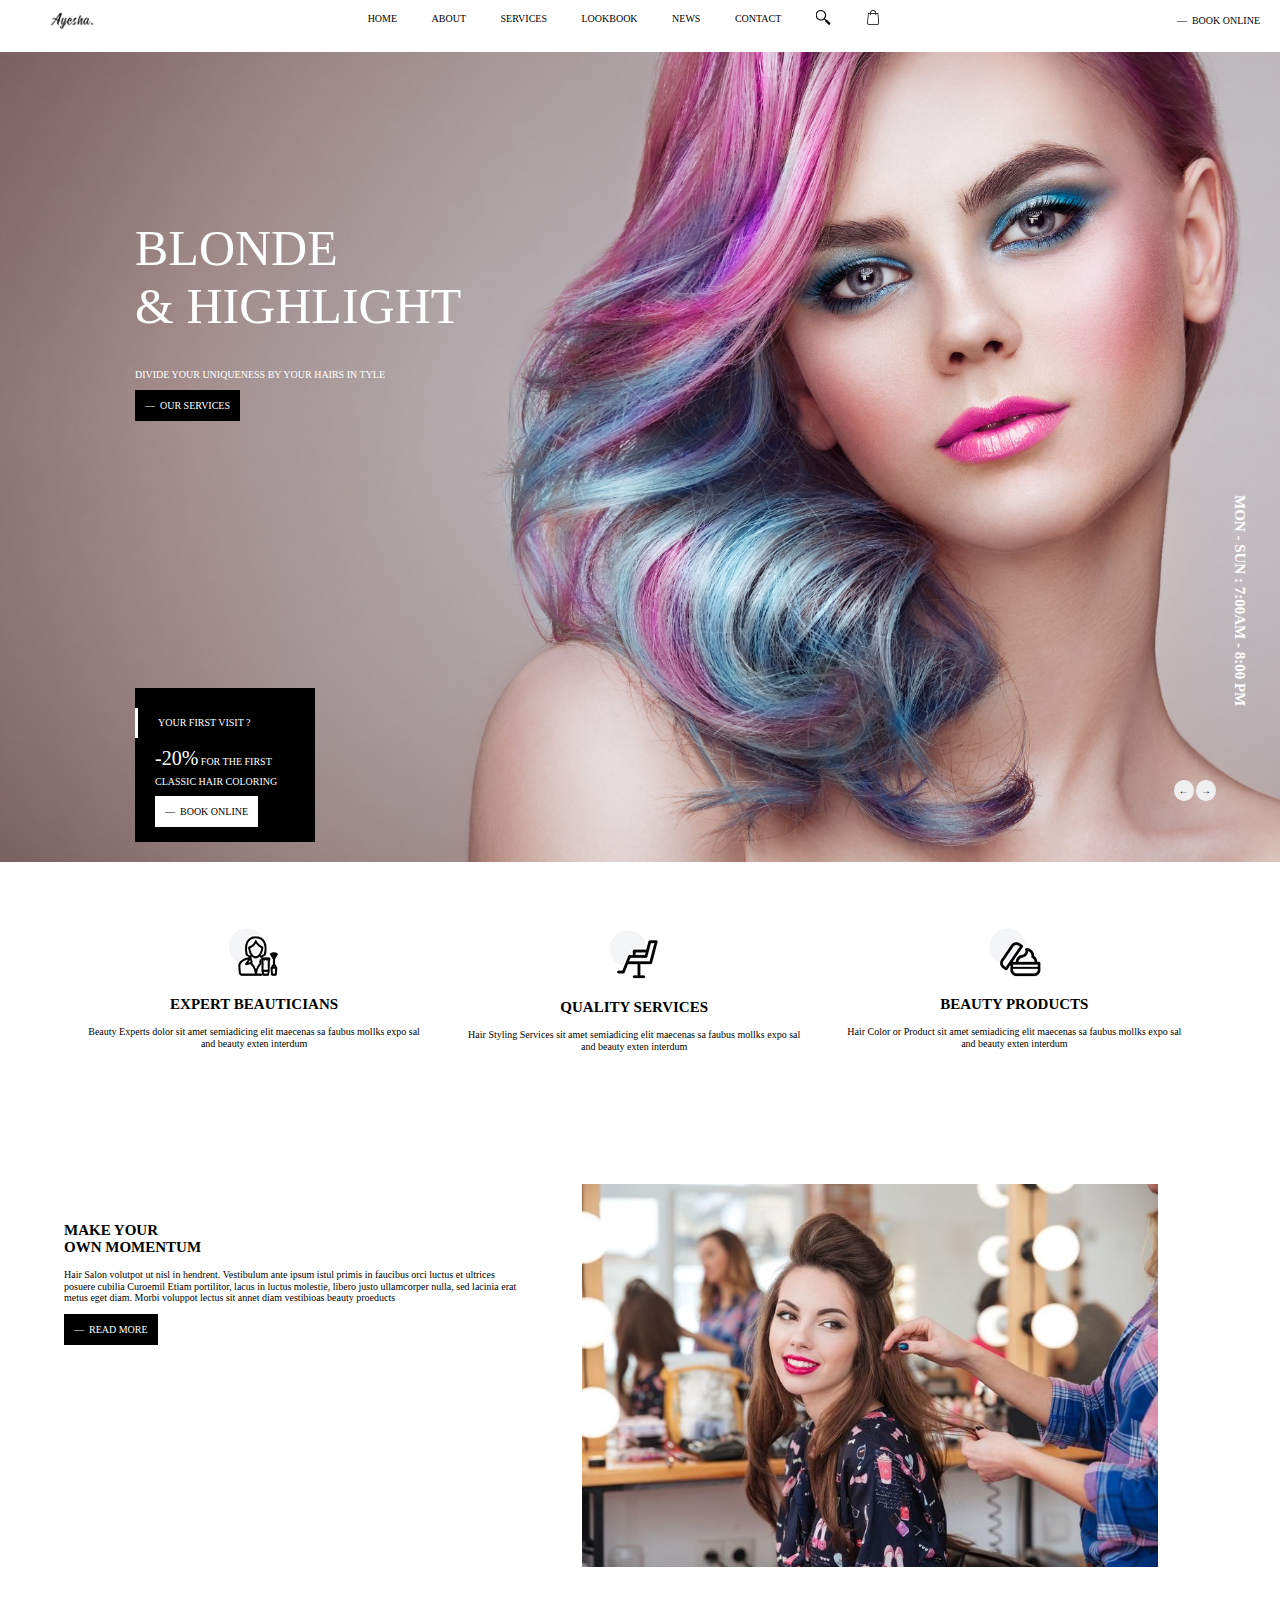
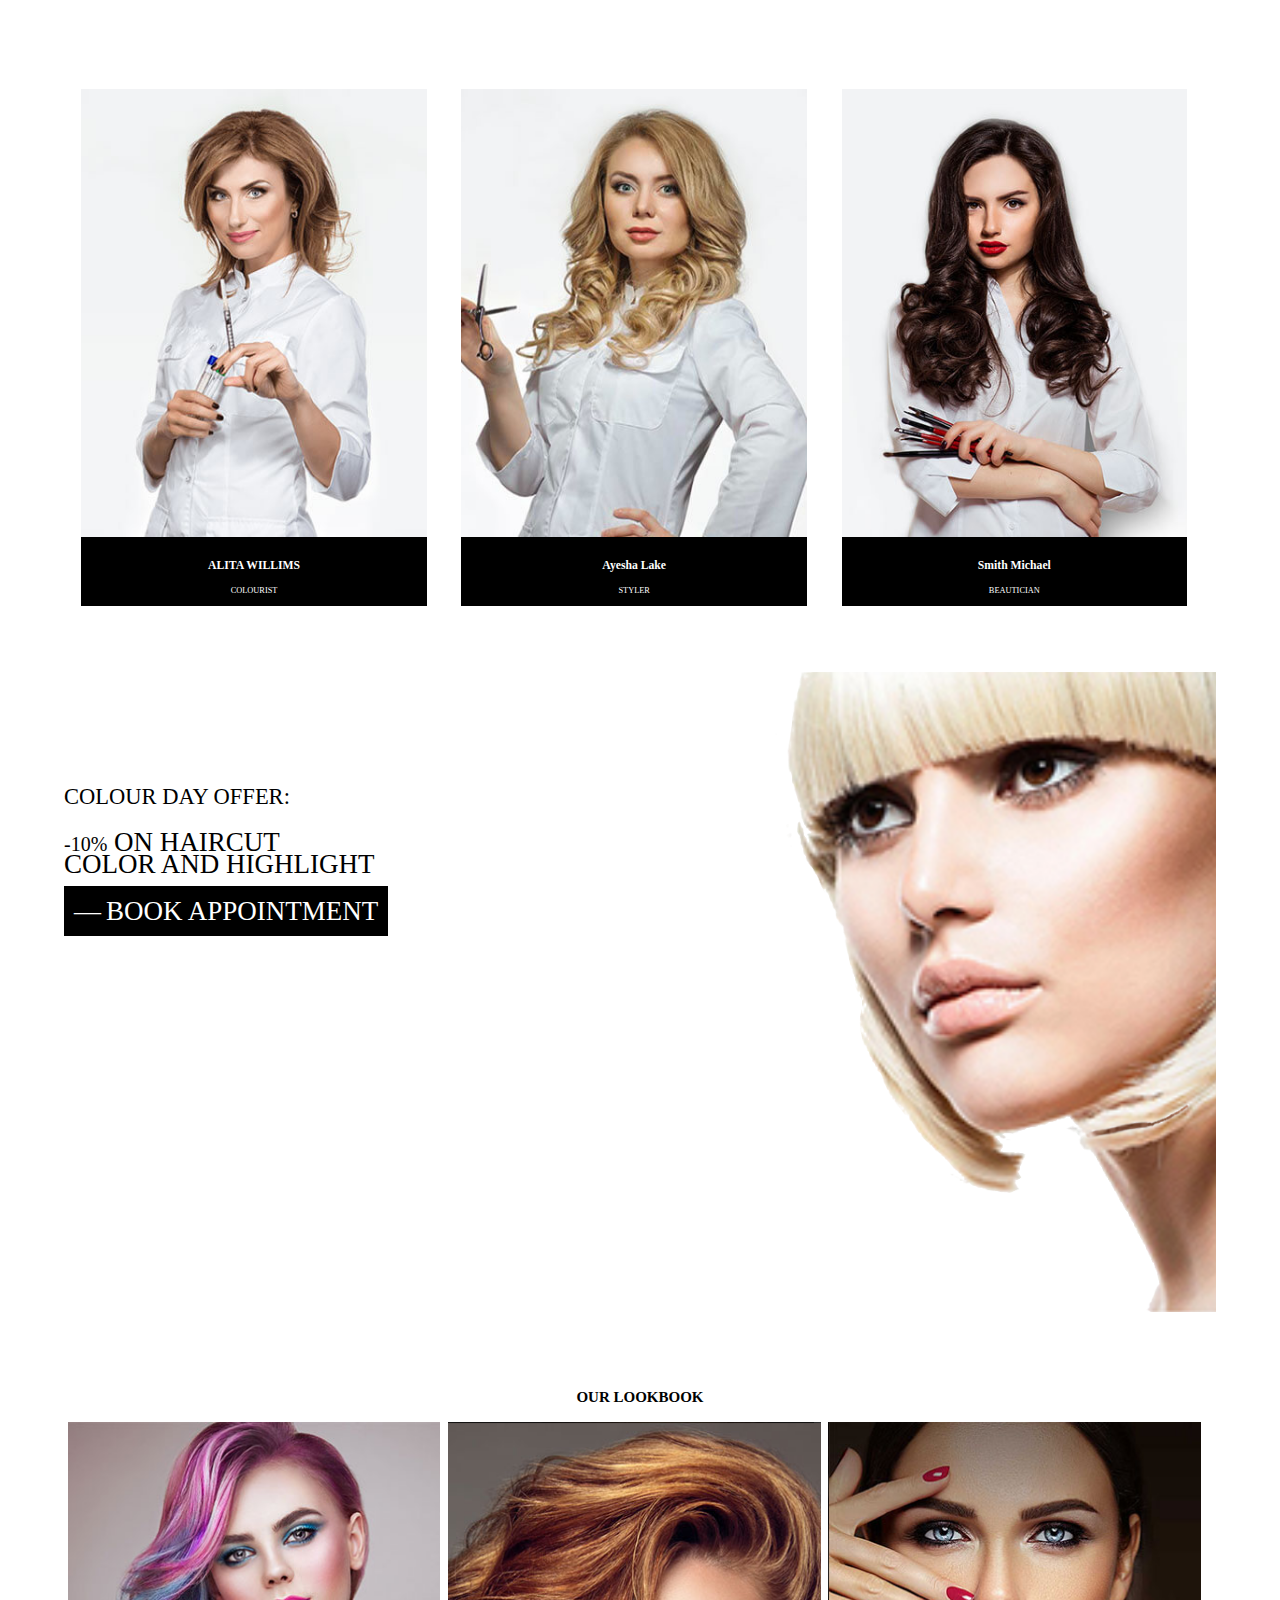
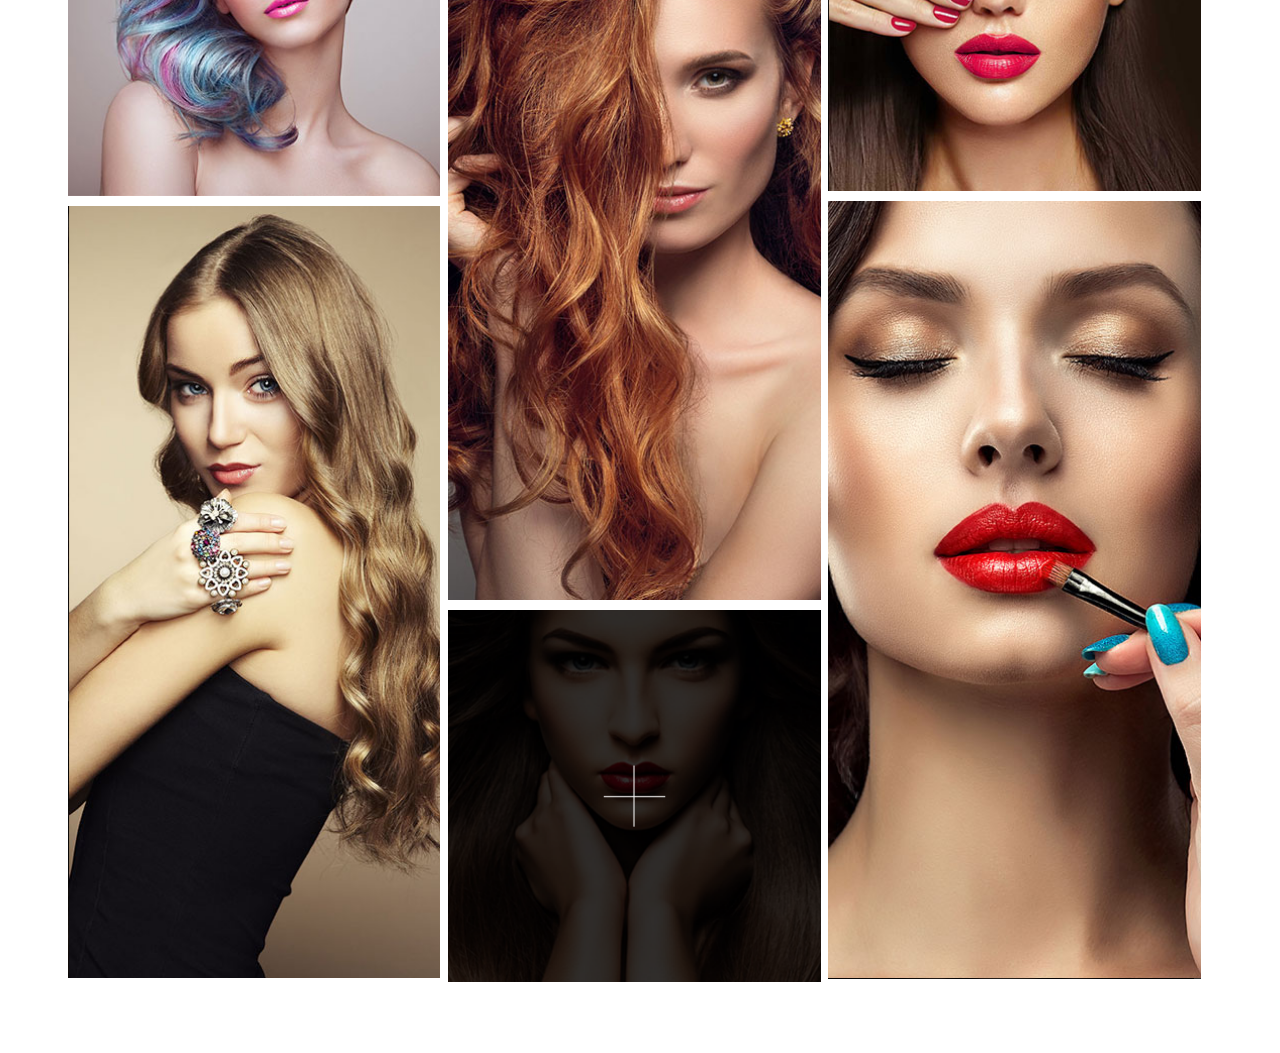
<file: 6872630-Ayesha-Hair-Salon-Template-Home-03/index.html>
<!DOCTYPE html>
<html lang="en">
	<head>
		<meta charset="utf-8">
		<meta name="viewport" content="width=device-width, initial-scale=1">
		<meta name="description" content="Divide Your Uniqueness By Your Hairs In Tyle">

		<title>Ayesha</title>

		<!-- external CSS link -->
		<link rel="stylesheet" href="css/normalize.css">
		<link rel="stylesheet" href="css/style.css">
	</head>
	<body>
		<header>
			<nav>
				<a href="/"><img src="assets/logo.png" alt="Ayesha logo"></a>
				<ul>
					<li><a href="#">HOME</a></li>
					<li><a href="#">ABOUT</a></li>
					<li><a href="#">SERVICES</a></li>
					<li><a href="#">LOOKBOOK</a></li>
					<li><a href="#">NEWS</a></li>
					<li><a href="#">CONTACT</a></li>
					<li><a href="#"><img src="assets/magnifying-glass.svg" alt="Search"></a></li>
					<li><a href="#"><img src="assets/shopping-bag.svg" alt="Cart"></a></li>
				</ul>
				<a class="book-online" href="#">BOOK ONLINE</a>
			</nav>
		</header>
		<main>
			<section class="hero">
				<div>
					<h1>
						BLONDE<br/>
						& HIGHLIGHT
					</h1>
					<span>DIVIDE YOUR UNIQUENESS BY YOUR HAIRS IN TYLE</span>
				</div>
				<a href="#" class="black-link">OUR SERVICES</a>
				<span>MON - SUN : 7:00AM - 8:00 PM</span>
				<div class="coupon">
					<span>YOUR FIRST VISIT ?</span>
					<p><span class="percent">-20%</span> FOR THE FIRST CLASSIC HAIR COLORING</p>
					<a class="book-online" href="#">BOOK ONLINE</a>
				</div>
				<div class="carousel-controls">
					<button>←</button>
					<button>→</button>
				</div>
			</section>
			<section class="services">
				<section>
					<img src="assets/expert-icon.png" alt="" />
					<h2>EXPERT BEAUTICIANS</h2>
					<p>Beauty Experts dolor sit amet semiadicing elit maecenas sa faubus mollks expo sal and beauty exten interdum</p>
				</section>
				<section>
					<img src="assets/quality-icon.png" alt="" />
					<h2>QUALITY SERVICES</h2>
					<p>Hair Styling Services sit amet semiadicing elit maecenas sa faubus mollks expo sal and beauty exten interdum</p>
				</section>
				<section>
					<img src="assets/beauty-icon.png" alt="" />
					<h2>BEAUTY PRODUCTS</h2>
					<p>Hair Color or Product sit amet semiadicing elit maecenas sa faubus mollks expo sal and beauty exten interdum</p>
				</section>
			</section>
			<section class="momentum">
				<img src="assets/poster.jpg" alt="hair being styled" />
				<div>
					<h2>
						MAKE YOUR<br/>
						OWN MOMENTUM
					</h2>
					<p>Hair Salon volutpot ut nisl in hendrent. Vestibulum ante ipsum istul primis in faucibus orci luctus et ultrices posuere cubilia Curoemil Etiam portilitor, lacus in luctus molestie, libero justo ullamcorper nulla, sed lacinia erat metus eget diam. Morbi voluppot lectus sit annet diam vestibioas beauty proeducts</p>
					<a href="#" class="black-link">READ MORE</a>
				</div>
			</section>
			<section class="staff">
				<section>
					<img src="assets/willims.jpg" alt="Alita Willims - Colourist" />
					<div>
						<h3>ALITA WILLIMS</h3>
						<span>COLOURIST</span>
					</div>
				</section>
				<section>
					<img src="assets/lake.jpg" alt="Ayesha Lake - Styler" />
					<div>
						<h3>Ayesha Lake</h3>
						<span>STYLER</span>
					</div>
				</section>
				<section>
					<img src="assets/michhael.jpg" alt="Smith Michael - Beautician" />
					<div>
						<h3>Smith Michael</h3>
						<span>BEAUTICIAN</span>
					</div>
				</section>
			</section>
			<section class="offer">
				<img src="assets/ad.png" alt="" />
				<div>
					<span>COLOUR DAY OFFER:</span>
					<p>
						<span class="percent">-10%</span> ON HAIRCUT<br/>
						COLOR AND HIGHLIGHT
					</p>
					<a href="#" class="black-link">BOOK APPOINTMENT</a>
				</div>
			</section>
			<section class="lookbook">
				<h2>OUR LOOKBOOK</h2>
				<section>
					<img src="assets/lookbook-1.png" alt="purple and blue hair" />
					<img src="assets/lookbook-4.png" alt="brunette hair"/>
				</section>
				<section>
					<img src="assets/lookbook-2.png" alt="red hair"/>
					<img src="assets/lookbook-5.png" alt="brunette hair"/>
				</section>
				<section>
					<img src="assets/lookbook-3.png" alt="brown hair"/>
					<img src="assets/lookbook-6.png" alt="red lipstick"/>
				</section>
			</section>
		</main>
	</body>
</html>
</file>
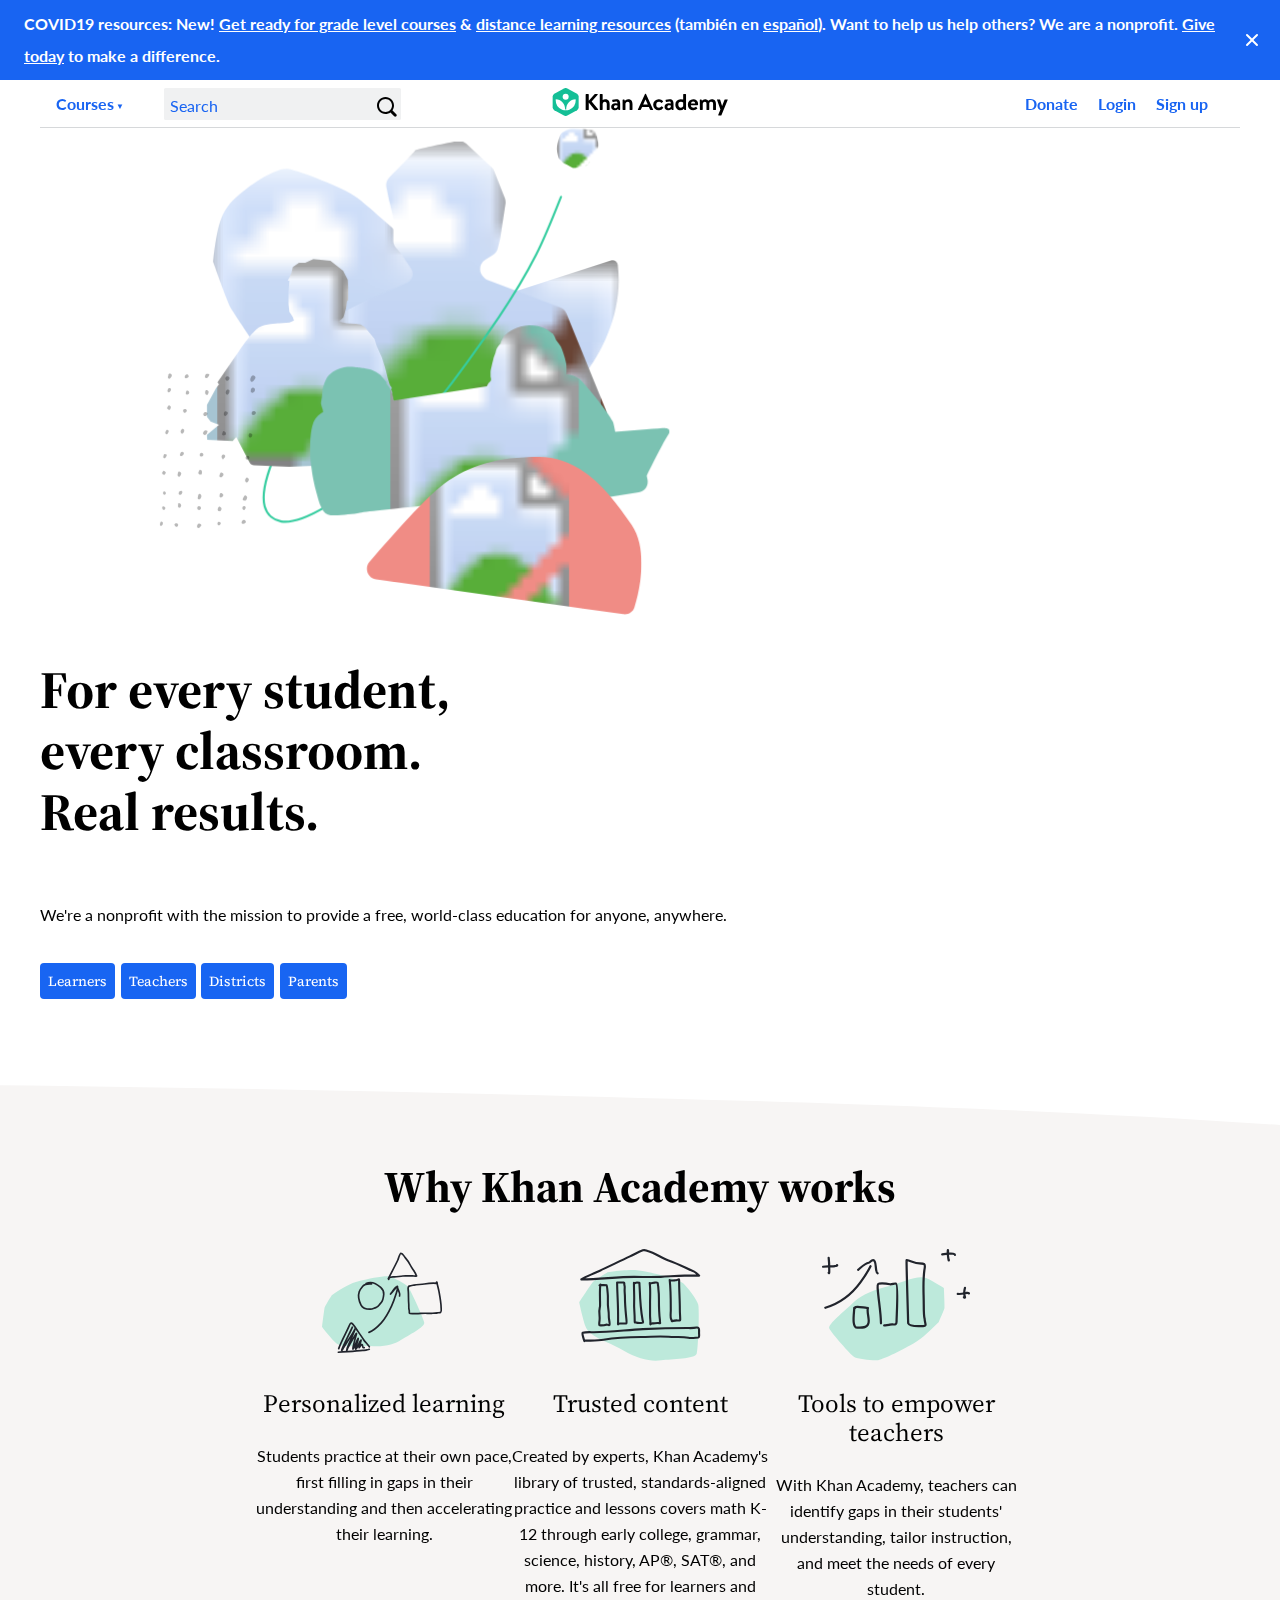
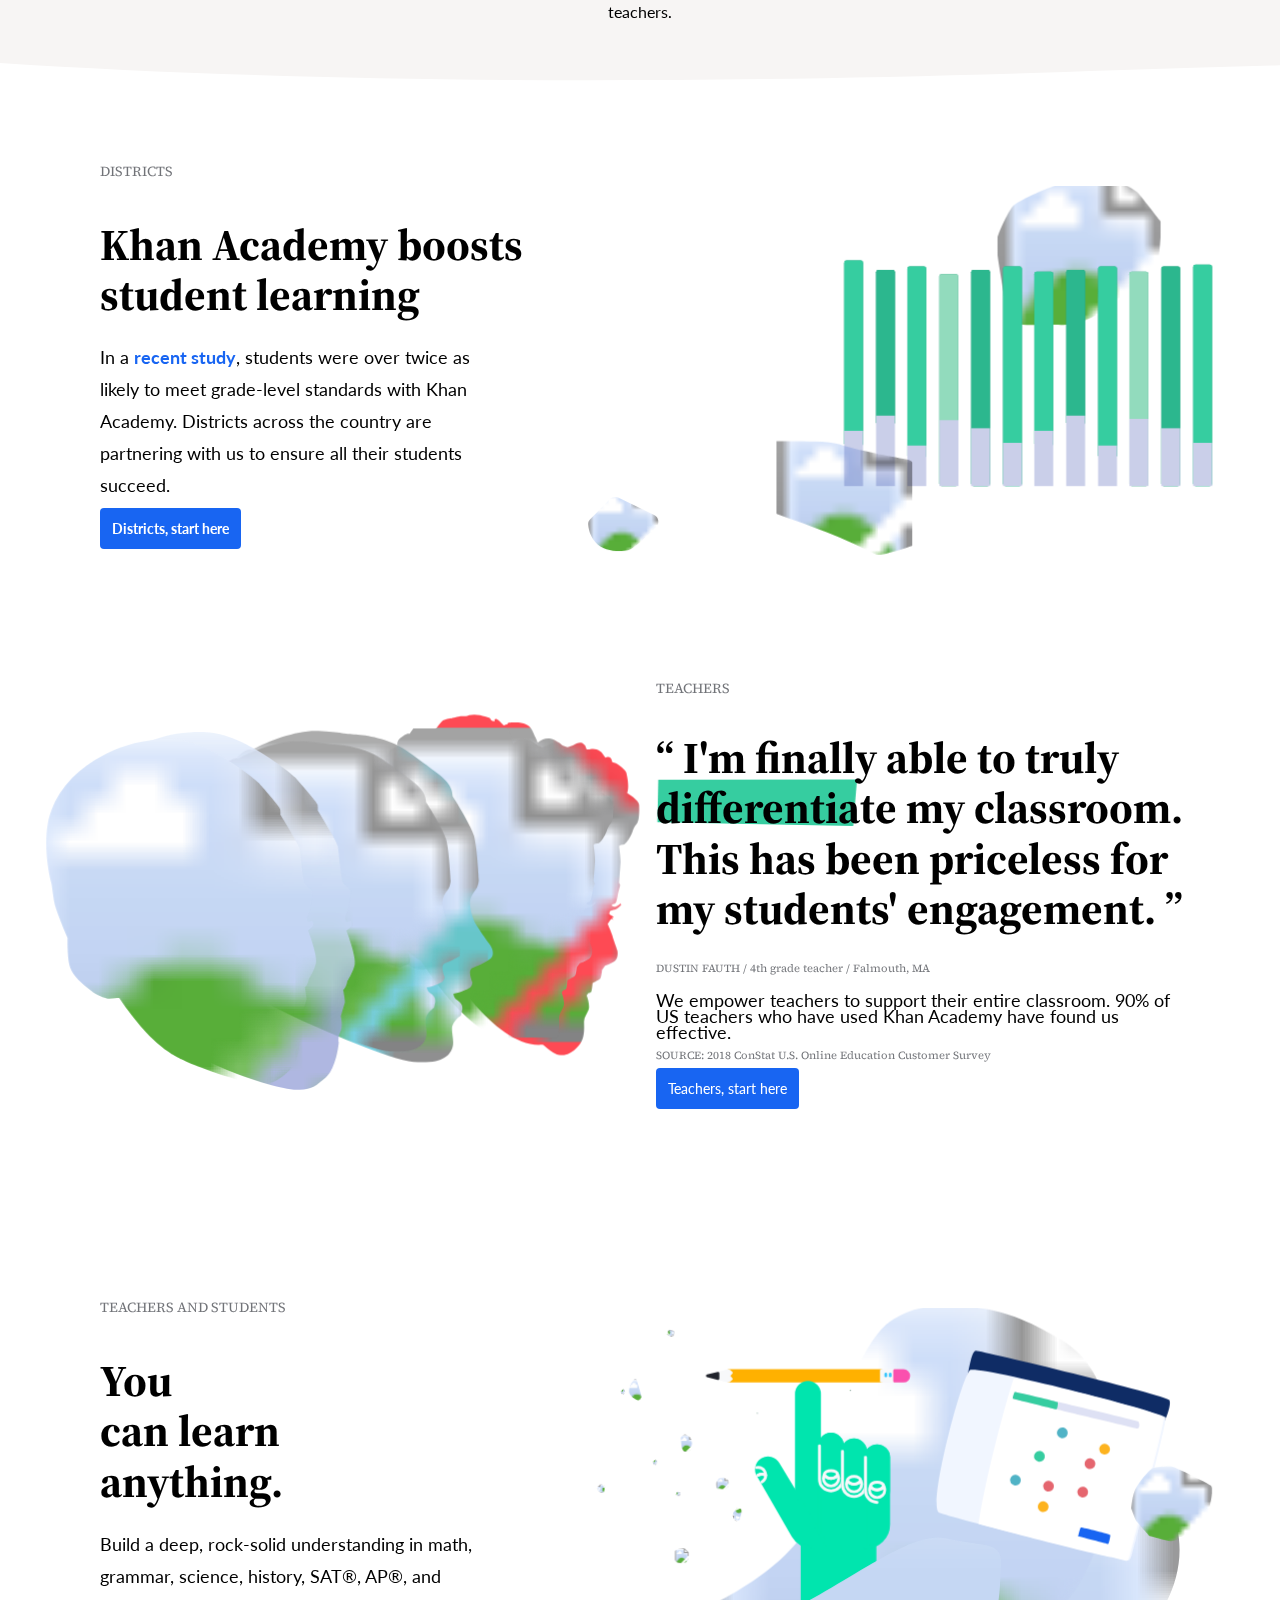
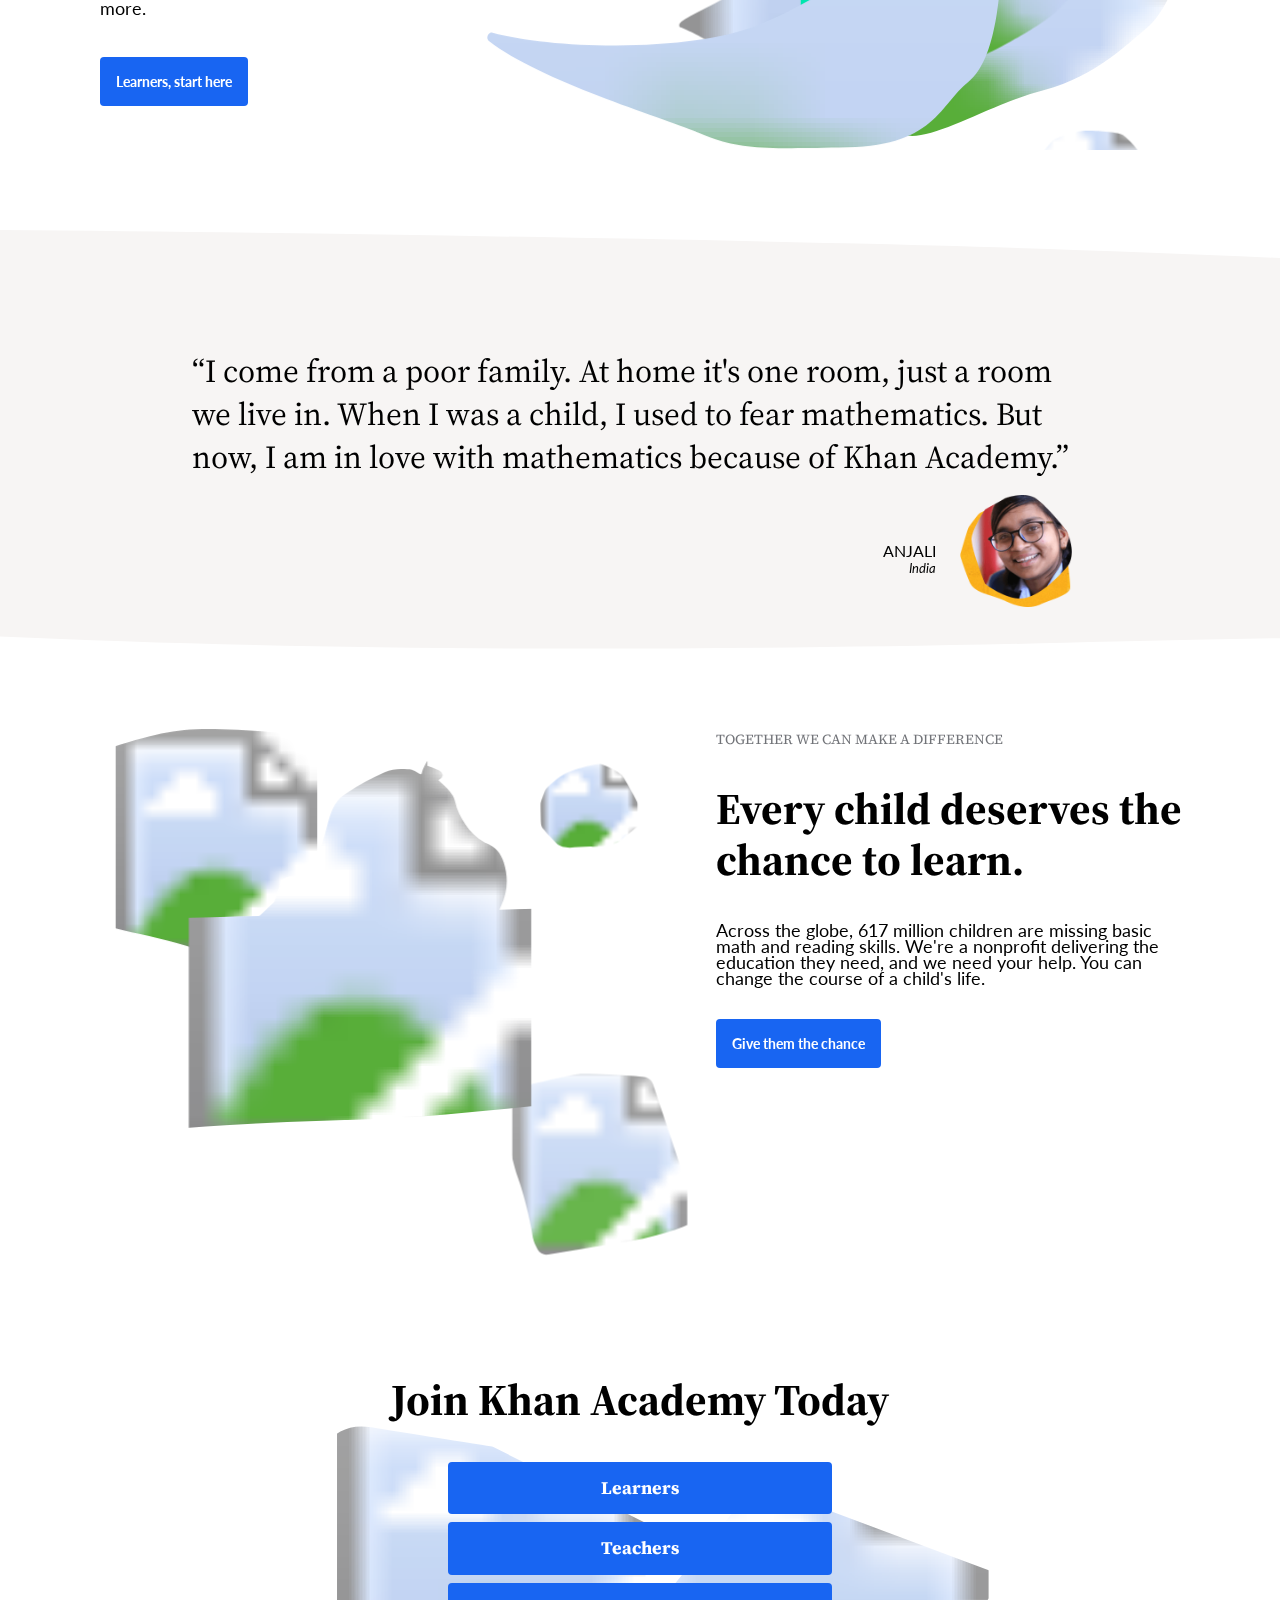
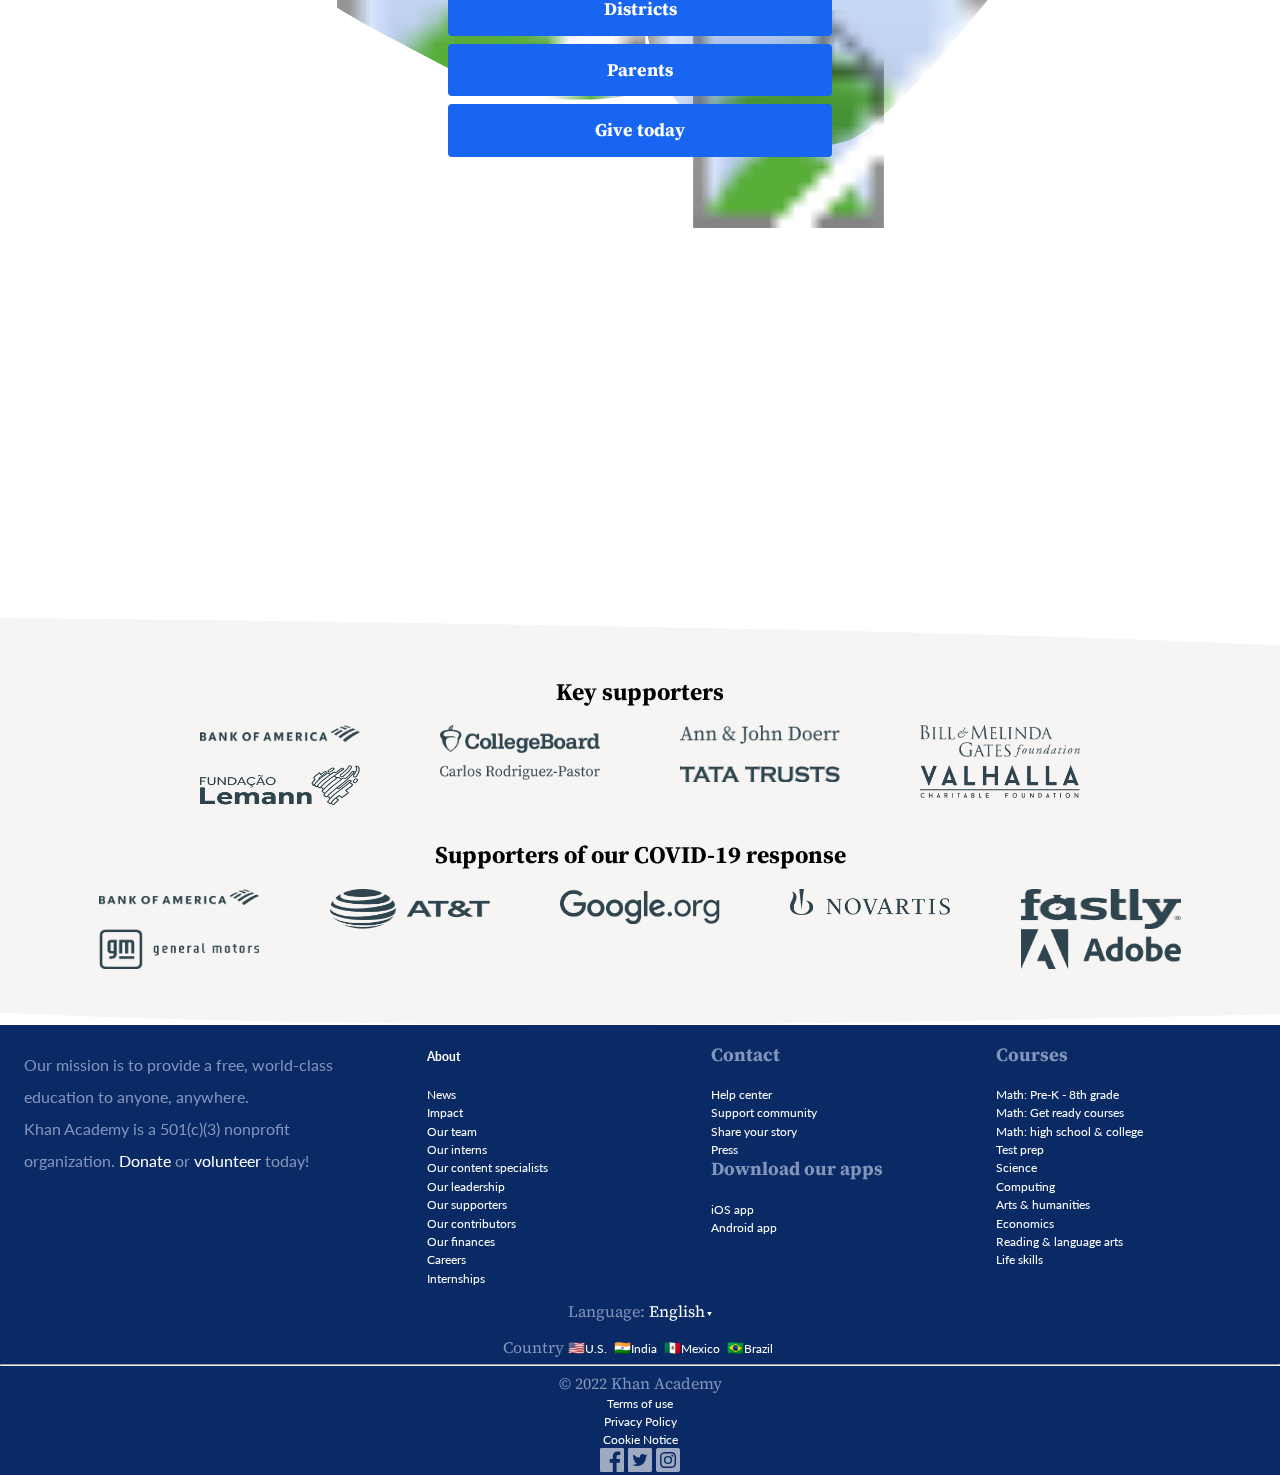
<file: Khan-Academy/index.html>
<!DOCTYPE html>
<html lang="en">

	<head>
		<meta charset="UTF-8">
		<meta name="viewport" content="width=device-width, initial-scale=1.0">
		<meta name="description" content="Learn for free about math, art, computer programming, economics, physics, chemistry, biology, medicine, finance, history, and more. Khan Academy is a nonprofit with the mission of providing a free, world-class education for anyone, anywhere.">
		<link rel="icon" href="assets/favicon.ico" />
		<link rel="stylesheet" href="css/normalize.css" />
		<link rel="preconnect" href="https://fonts.googleapis.com">
		<link rel="preconnect" href="https://fonts.gstatic.com" crossorigin>
		<link href="https://fonts.googleapis.com/css2?family=Lato:wght@400;700&family=Source+Serif+Pro:wght@400;600&display=swap" rel="stylesheet">
		<link rel="stylesheet" href="css/index.css" />

		<title>Khan Academy</title>
	</head>

	<body>
		<a href="#main-content">Skip to main content</a>
		<p class="alert" role="alert">
			COVID19 resources: New! <a href="https://www.khanacademy.org/math/get-ready-courses">Get ready for grade level
				courses</a> & <a href="https://keeplearning.khanacademy.org/daily-schedule">distance learning resources</a>
			(también en <a href="https://sigamosaprendiendo.khanacademy.org/us">español</a>). Want to help us help others? We
			are a nonprofit. <a href="https://www.khanacademy.org/donate">Give today</a> to make a difference.

			<input type="image" src="assets/close-x.svg" alt="close alert" />
		</p>
		<header>
			<nav role="navigation" aria-label="Main Navigation">
				<div>
					<details>
						<summary>Courses</summary>
						<section>
								<ul>
									<li><h2><a href="https://www.khanacademy.org/math/k-8-grades">Math: Pre-K - 8th grade</a></h2></li>
									<li><a href="https://www.khanacademy.org/kids">Up to 2nd grade (Khan Kids)</a></li>
									<li><a href="https://www.khanacademy.org/math/cc-2nd-grade-math">2nd grade</a></li>
									<li><a href="https://www.khanacademy.org/math/cc-third-grade-math">3rd grade</a></li>
									<li><a href="https://www.khanacademy.org/math/cc-fourth-grade-math">4th grade</a></li>
									<li><a href="https://www.khanacademy.org/math/cc-fifth-grade-math">5th grade</a></li>
									<li><a href="https://www.khanacademy.org/math/cc-sixth-grade-math">6th grade</a></li>
									<li><a href="https://www.khanacademy.org/math/cc-seventh-grade-math">7th grade</a></li>
									<li><a href="https://www.khanacademy.org/math/cc-eighth-grade-math">8th grade</a></li>
									<li><a href="https://www.khanacademy.org/math/k-8-grades">See all Math</a>
									</li>
								</ul>
								<ul>
									<li><h2><a href="https://www.khanacademy.org/math/get-ready-courses">Math: Get ready courses</a></h2></li>
									<li><a href="https://www.khanacademy.org/math/get-ready-for-3rd-grade">Get ready for 3rd grade</a></li>
									<li><a href="https://www.khanacademy.org/math/get-ready-for-4th-grade">Get ready for 4th grade</a></li>
									<li><a href="https://www.khanacademy.org/math/get-ready-for-5th-grade">Get ready for 5th grade</a></li>
									<li><a href="https://www.khanacademy.org/math/get-ready-for-6th-grade">Get ready for 6th grade</a></li>
									<li><a href="https://www.khanacademy.org/math/get-ready-for-7th-grade">Get ready for 7th grade</a></li>
									<li><a href="https://www.khanacademy.org/math/get-ready-for-8th-grade">Get ready for 8th grade</a></li>
									<li><a href="https://www.khanacademy.org/math/get-ready-for-algebra-i">Get ready for Algebra 1</a></li>
									<li><a href="https://www.khanacademy.org/math/get-ready-for-geometry">Get ready for Geometry</a></li>
									<li><a href="https://www.khanacademy.org/math/get-ready-for-algebra-ii">Get ready for Algebra 2</a></li>
									<li><a href="https://www.khanacademy.org/math/get-ready-for-precalculus">Get ready for Precalculus</a></li>
									<li><a href="https://www.khanacademy.org/math/get-ready-for-ap-calc">Get ready for AP® Calculus</a></li>
									<li><a href="https://www.khanacademy.org/math/get-ready-for-ap-statistics">Get ready for AP® Statistics</a></li>
								</ul>
								<ul>
									<li><h2><a href="https://www.khanacademy.org/math">Math: high school &amp; college</a></h2></li>
									<li><a href="https://www.khanacademy.org/math/algebra">Algebra 1</a></li>
									<li><a href="https://www.khanacademy.org/math/geometry">Geometry</a></li>
									<li><a href="https://www.khanacademy.org/math/algebra2">Algebra 2</a></li>
									<li><a href="https://www.khanacademy.org/math/trigonometry">Trigonometry</a></li>
									<li><a href="https://www.khanacademy.org/math/precalculus">Precalculus</a></li>
									<li><a href="https://www.khanacademy.org/math/probability">High school statistics</a></li>
									<li><a href="https://www.khanacademy.org/math/statistics-probability">Statistics &amp; probability</a></li>
									<li><a href="https://www.khanacademy.org/math/ap-calculus-ab">AP®︎/College Calculus AB</a></li>
									<li><a href="https://www.khanacademy.org/math/ap-calculus-bc">AP®︎/College Calculus BC</a></li>
									<li><a href="https://www.khanacademy.org/math/ap-statistics">AP®︎/College Statistics</a></li>
									<li><a href="https://www.khanacademy.org/math/multivariable-calculus">Multivariable calculus</a></li>
									<li><a href="https://www.khanacademy.org/math/differential-equations">Differential equations</a></li>
									<li><a href="https://www.khanacademy.org/math/linear-algebra">Linear algebra</a></li>
									<li><a href="https://www.khanacademy.org/math">See all Math</a></li>
								</ul>
								<ul>
									<li><h2><a href="https://www.khanacademy.org/test-prep">Test prep</a></h2></li>
									<li><a href="https://www.khanacademy.org/sat">SAT</a></li>
									<li><a href="https://www.khanacademy.org/prep/lsat">LSAT</a></li>
									<li><a href="https://www.khanacademy.org/prep/praxis-core">Praxis Core</a></li>
									<li><a href="https://www.khanacademy.org/testprep/mcat">MCAT</a></li>
								</ul>
								<ul>
									<li><h2><a href="https://www.khanacademy.org/science">Science</a></h2></li>
									<li><a href="https://www.khanacademy.org/science/hs-biology">High school biology</a></li>
									<li><a href="https://www.khanacademy.org/science/ap-biology">AP®︎/College Biology</a></li>
									<li><a href="https://www.khanacademy.org/science/hs-chemistry">High school chemistry beta</a></li>
									<li><a href="https://www.khanacademy.org/science/ap-chemistry-beta">AP®︎/College Chemistry</a></li>
									<li><a href="https://www.khanacademy.org/science/hs-physics">High school physics</a></li>
									<li><a href="https://www.khanacademy.org/science/ap-college-physics-1">AP®︎/College Physics 1</a></li>
									<li><a href="https://www.khanacademy.org/science/ap-college-environmental-science">AP®︎/College Environmental Science</a>
									</li>
									<li><a href="https://www.khanacademy.org/science">See all Science</a></li>
								</ul>
								<ul>
									<li><h2><a href="https://www.khanacademy.org/computing">Computing</a></h2></li>
									<li><a href="https://www.khanacademy.org/computing/computer-programming">Computer programming</a></li>
									<li><a href="https://www.khanacademy.org/computing/ap-computer-science-principles">AP®︎/College Computer Science Principles</a></li>
									<li><a href="https://www.khanacademy.org/computing">See all Computing</a></li>
								</ul>
								<ul>
									<li><h2><a href="https://www.khanacademy.org/humanities">Arts &amp; humanities</a></h2></li>
									<li><a href="https://www.khanacademy.org/humanities/us-history">US history</a></li>
									<li><a href="https://www.khanacademy.org/humanities/ap-us-history">AP®︎/College US History</a></li>
									<li><a href="https://www.khanacademy.org/humanities/us-government-and-civics">US government and civics</a></li>
									<li><a href="https://www.khanacademy.org/humanities/ap-us-government-and-politics">AP®︎/College US Government &amp; Politics</a></li>
									<li><a href="https://www.khanacademy.org/humanities/whp-origins">World History Project - Origins to the Present</a></li>
									<li><a href="https://www.khanacademy.org/humanities/whp-1750">World History Project - 1750 to the Present</a></li>
									<li><a href="https://www.khanacademy.org/humanities/art-history">Art history</a></li>
									<li><a href="https://www.khanacademy.org/humanities/ap-art-history">AP®︎/College Art History</a></li>
									<li><a href="https://www.khanacademy.org/humanities">See all Arts &amp; Humanities</a></li>
								</ul>
								<ul>
									<li><h2><a href="https://www.khanacademy.org/economics-finance-domain">Economics</a></h2></li>
									<li><a href="https://www.khanacademy.org/economics-finance-domain/macroeconomics">Macroeconomics</a></li>
									<li><a href="https://www.khanacademy.org/economics-finance-domain/ap-macroeconomics">AP®︎/College Macroeconomics</a></li>
									<li><a href="https://www.khanacademy.org/economics-finance-domain/microeconomics">Microeconomics</a></li>
									<li><a href="https://www.khanacademy.org/economics-finance-domain/ap-microeconomics">AP®︎/College Microeconomics</a></li>
									<li><a href="https://www.khanacademy.org/economics-finance-domain">See all Economics</a></li>
								</ul>
								<ul>
									<li><h2><a href="https://www.khanacademy.org/ela">Reading &amp; language arts</a></h2></li>
									<li><a href="https://www.khanacademy.org/kids">Up to 2nd grade (Khan Kids)</a></li>
									<li><a href="https://www.khanacademy.org/ela/cc-2nd-reading-vocab">2nd grade</a></li>
									<li><a href="https://www.khanacademy.org/ela/cc-3rd-reading-vocab">3rd grade</a></li>
									<li><a href="https://www.khanacademy.org/ela/cc-4th-reading-vocab">4th grade</a></li>
									<li><a href="https://www.khanacademy.org/ela/cc-5th-reading-vocab">5th grade</a></li>
									<li><a href="https://www.khanacademy.org/ela/cc-6th-reading-vocab">6th grade</a></li>
									<li><a href="https://www.khanacademy.org/ela/cc-7th-reading-vocab">7th grade</a></li>
									<li><a href="https://www.khanacademy.org/ela/cc-8th-reading-vocab">8th grade</a></li>
									<li><a href="https://www.khanacademy.org/ela/cc-9th-reading-vocab">9th grade</a></li>
									<li><a href="https://www.khanacademy.org/humanities/grammar">Grammar</a></li>
									<li><a href="https://www.khanacademy.org/ela">See all Reading &amp; Language Arts</a></li>
								</ul>
								<ul>
									<li><h2><a href="https://www.khanacademy.org/college-careers-more">Life skills</a></h2></li>
									<li><a href="https://www.khanacademy.org/kids">Social &amp; emotional learning (Khan Kids)</a></li>
									<li><a href="https://www.khanacademy.org/college-careers-more/career-content">Careers</a></li>
									<li><a href="https://www.khanacademy.org/college-careers-more/personal-finance">Personal finance</a></li>
									<li><a href="https://www.khanacademy.org/partner-content/learnstorm-growth-mindset-activities-us">Growth mindset</a></li>
									<li><a href="https://www.khanacademy.org/college-careers-more">See all Life Skills</a></li>
								</ul>
						</section>
					</details>
					<form action="https://www.khanacademy.org/search">
						<input type="Search" placeholder="Search" name="page_search_query" />
						<input type="image" src="assets/magnifying-glass.svg" alt="Magnifying Glass" aria-hidden="true" tabindex="-1" />
					</form>
				</div>
				<a href="https://www.khanacademy.org/" aria-label="Khan Academy Logo">
					<svg xmlns="http://www.w3.org/2000/svg" aria-hidden="true" width="176px" height="28px" viewBox="0 0 176 28">
						<path d="M33.66,6.5A.54.54,0,0,1,34.21,6h2a.55.55,0,0,1,.55.55v6.2l5.79-6.52A.53.53,0,0,1,43,6h2.3a.48.48,0,0,1,.36.82l-6,6.75,6.43,7.69a.51.51,0,0,1-.41.81h-2.5a.55.55,0,0,1-.42-.16l-6-7.4v7a.56.56,0,0,1-.55.56h-2a.55.55,0,0,1-.55-.56Z"></path>
						<path d="M47.78,6.45a.54.54,0,0,1,.5-.5h1.86a.52.52,0,0,1,.51.5v5.63a4.07,4.07,0,0,1,2.7-.9c3.38,0,4.3,2.34,4.3,5v5.32a.53.53,0,0,1-.51.51H55.28a.51.51,0,0,1-.5-.51V16.16c0-1.47-.67-2.36-1.93-2.36a2.18,2.18,0,0,0-2.2,1.86v5.85c0,.3-.14.51-.56.51H48.28a.52.52,0,0,1-.5-.51Z"></path>
						<path d="M63.48,15.31a7.7,7.7,0,0,1,2,.3c0-1.35-.34-2-1.47-2a13.49,13.49,0,0,0-3,.39c-.35.12-.55-.13-.6-.45l-.23-1.2a.48.48,0,0,1,.34-.64,13.49,13.49,0,0,1,3.63-.53c3.31,0,4,1.72,4,4.62v5.71a.51.51,0,0,1-.51.51h-.78c-.18,0-.32-.07-.46-.37l-.3-.71a4.66,4.66,0,0,1-3.33,1.33,3.38,3.38,0,0,1-3.58-3.63C59.25,16.76,60.79,15.31,63.48,15.31Zm.07,4.82A2.27,2.27,0,0,0,65.45,19V17.45a4.23,4.23,0,0,0-1.56-.32c-1.22,0-1.88.57-1.88,1.51A1.4,1.4,0,0,0,63.55,20.13Z"></path>
						<path d="M70.59,11.92a.51.51,0,0,1,.51-.51H72a.42.42,0,0,1,.44.32l.39,1a4.26,4.26,0,0,1,3.42-1.54c3.37,0,4.24,2.27,4.24,4.84v5.49A.52.52,0,0,1,80,22H78.1a.51.51,0,0,1-.51-.51V16c0-1.37-.55-2.22-1.83-2.22a2.34,2.34,0,0,0-2.3,1.65v6.06c0,.39-.16.51-.66.51H71.1a.53.53,0,0,1-.51-.51Z"></path>
						<path d="M85.89,21.42,93,6a.4.4,0,0,1,.39-.25h.23A.39.39,0,0,1,94,6l7.07,15.45a.41.41,0,0,1-.39.6h-2a.66.66,0,0,1-.67-.46l-1.12-2.48H90.07l-1.13,2.48a.69.69,0,0,1-.66.46h-2A.4.4,0,0,1,85.89,21.42Zm9.91-4.89-2.29-5.05h-.07l-2.25,5.05Z"></path>
						<path d="M107,11.18A5.24,5.24,0,0,1,111,13c.23.23.12.53-.11.76l-1,1.06c-.23.25-.48.13-.69-.07a2.84,2.84,0,0,0-2.11-.92,2.78,2.78,0,0,0-2.8,2.91,2.77,2.77,0,0,0,2.78,2.94,2.81,2.81,0,0,0,2.25-1.17.5.5,0,0,1,.66-.07l1,.87c.25.23.37.49.18.76a4.75,4.75,0,0,1-4.2,2.23,5.55,5.55,0,1,1,0-11.09Z"></path>
						<path d="M116.83,15.31a7.82,7.82,0,0,1,2,.3c0-1.35-.35-2-1.47-2a13.5,13.5,0,0,0-3,.39c-.34.12-.55-.13-.59-.45l-.23-1.2a.48.48,0,0,1,.34-.64,13.49,13.49,0,0,1,3.63-.53c3.3,0,4,1.72,4,4.62v5.71a.51.51,0,0,1-.5.51h-.78c-.19,0-.32-.07-.46-.37l-.3-.71a4.68,4.68,0,0,1-3.33,1.33,3.38,3.38,0,0,1-3.58-3.63C112.61,16.76,114.15,15.31,116.83,15.31Zm.07,4.82A2.29,2.29,0,0,0,118.81,19V17.45a4.23,4.23,0,0,0-1.56-.32c-1.22,0-1.88.57-1.88,1.51A1.39,1.39,0,0,0,116.9,20.13Z"></path>
						<path d="M128.62,11.18a7.67,7.67,0,0,1,2.55.44V6.45a.54.54,0,0,1,.5-.5h1.86a.52.52,0,0,1,.51.5V21.51a.51.51,0,0,1-.51.51h-.85c-.25,0-.41-.21-.5-.51l-.28-.83a4.55,4.55,0,0,1-3.46,1.59c-2.9,0-5.08-2.34-5.08-5.56A5.21,5.21,0,0,1,128.62,11.18Zm2.55,3.22a4.18,4.18,0,0,0-2.21-.6,2.68,2.68,0,0,0-2.64,2.91c0,1.5.85,2.94,2.51,2.94a2.43,2.43,0,0,0,2.34-1.47Z"></path>
						<path d="M141.22,11.18a4.75,4.75,0,0,1,4.87,4.91c0,.16,0,.53-.05.69a.53.53,0,0,1-.5.48h-6.8a2.55,2.55,0,0,0,2.64,2.46,3.49,3.49,0,0,0,2.27-.78c.26-.21.53-.23.69,0l.9,1.19a.45.45,0,0,1-.05.69,6,6,0,0,1-3.95,1.45,5.37,5.37,0,0,1-5.37-5.56A5.37,5.37,0,0,1,141.22,11.18Zm2,4.2a1.94,1.94,0,0,0-2-1.83,2.11,2.11,0,0,0-2.25,1.83Z"></path>
						<path d="M147.79,11.92a.51.51,0,0,1,.5-.51h.83a.4.4,0,0,1,.43.3l.39,1a4,4,0,0,1,3.24-1.54,3.61,3.61,0,0,1,3.17,1.61,4.53,4.53,0,0,1,3.42-1.61c3.39,0,4.2,2.16,4.2,4.91v5.42a.52.52,0,0,1-.53.51H161.6a.51.51,0,0,1-.5-.51V16c0-1.37-.51-2.22-1.84-2.22a2,2,0,0,0-2,1.1s0,.53,0,1v5.6a.52.52,0,0,1-.5.51H155a.5.5,0,0,1-.51-.51V16c0-1.37-.39-2.22-1.74-2.22a2.1,2.1,0,0,0-2,1.65v6.06a.52.52,0,0,1-.5.51h-1.86a.52.52,0,0,1-.5-.51Z"></path>
						<path d="M165.07,12.1a.47.47,0,0,1,.46-.69h2.2a.42.42,0,0,1,.44.3l1.9,6.33h.05l2.41-6.33c.16-.28.34-.3.67-.3h2a.47.47,0,0,1,.46.69l-6.25,15.06a.53.53,0,0,1-.46.32h-2.2a.48.48,0,0,1-.46-.71l2.13-5.37Z"></path>
						<path fill="#14bf96" d="M2.31,5.8A3.56,3.56,0,0,0,.66,8.6V19.4a3.56,3.56,0,0,0,1.65,2.8L12,27.62a3.75,3.75,0,0,0,3.3,0L25,22.2a3.56,3.56,0,0,0,1.65-2.8V8.6A3.56,3.56,0,0,0,25,5.8L15.31.38a3.75,3.75,0,0,0-3.3,0Z"></path>
						<path fill="#ffffff" d="M23.61,11.32c-5.38,0-9.4,4.46-9.4,9.93v.23H13.13v-.23c0-5.47-4-9.91-9.42-9.93,0,.34,0,.69,0,1a9.91,9.91,0,0,0,6.4,9.32,10.47,10.47,0,0,0,3.59.64,10.64,10.64,0,0,0,3.62-.64,9.92,9.92,0,0,0,6.39-9.32C23.66,12,23.64,11.66,23.61,11.32Z"></path>
						<circle fill="#ffffff" cx="13.66" cy="8.74" r="3"></circle>
					</svg>
				</a>
				<div>
					<div>
						<a href="https://www.khanacademy.org/donate">Donate</a>
						<a href="https://www.khanacademy.org/login">Login</a>
						<a href="https://www.khanacademy.org/signup">Sign up</a>
					</div>
				</div>
			</nav>
			<nav role="navigation" aria-label="Main Navigation">
				<a href="https://www.khanacademy.org/" aria-label="Khan Academy Logo">
					<svg xmlns="http://www.w3.org/2000/svg" aria-hidden="true" width="176px" height="28px" viewBox="0 0 176 28">
						<path d="M33.66,6.5A.54.54,0,0,1,34.21,6h2a.55.55,0,0,1,.55.55v6.2l5.79-6.52A.53.53,0,0,1,43,6h2.3a.48.48,0,0,1,.36.82l-6,6.75,6.43,7.69a.51.51,0,0,1-.41.81h-2.5a.55.55,0,0,1-.42-.16l-6-7.4v7a.56.56,0,0,1-.55.56h-2a.55.55,0,0,1-.55-.56Z"></path>
						<path d="M47.78,6.45a.54.54,0,0,1,.5-.5h1.86a.52.52,0,0,1,.51.5v5.63a4.07,4.07,0,0,1,2.7-.9c3.38,0,4.3,2.34,4.3,5v5.32a.53.53,0,0,1-.51.51H55.28a.51.51,0,0,1-.5-.51V16.16c0-1.47-.67-2.36-1.93-2.36a2.18,2.18,0,0,0-2.2,1.86v5.85c0,.3-.14.51-.56.51H48.28a.52.52,0,0,1-.5-.51Z"></path>
						<path d="M63.48,15.31a7.7,7.7,0,0,1,2,.3c0-1.35-.34-2-1.47-2a13.49,13.49,0,0,0-3,.39c-.35.12-.55-.13-.6-.45l-.23-1.2a.48.48,0,0,1,.34-.64,13.49,13.49,0,0,1,3.63-.53c3.31,0,4,1.72,4,4.62v5.71a.51.51,0,0,1-.51.51h-.78c-.18,0-.32-.07-.46-.37l-.3-.71a4.66,4.66,0,0,1-3.33,1.33,3.38,3.38,0,0,1-3.58-3.63C59.25,16.76,60.79,15.31,63.48,15.31Zm.07,4.82A2.27,2.27,0,0,0,65.45,19V17.45a4.23,4.23,0,0,0-1.56-.32c-1.22,0-1.88.57-1.88,1.51A1.4,1.4,0,0,0,63.55,20.13Z"></path>
						<path d="M70.59,11.92a.51.51,0,0,1,.51-.51H72a.42.42,0,0,1,.44.32l.39,1a4.26,4.26,0,0,1,3.42-1.54c3.37,0,4.24,2.27,4.24,4.84v5.49A.52.52,0,0,1,80,22H78.1a.51.51,0,0,1-.51-.51V16c0-1.37-.55-2.22-1.83-2.22a2.34,2.34,0,0,0-2.3,1.65v6.06c0,.39-.16.51-.66.51H71.1a.53.53,0,0,1-.51-.51Z"></path>
						<path d="M85.89,21.42,93,6a.4.4,0,0,1,.39-.25h.23A.39.39,0,0,1,94,6l7.07,15.45a.41.41,0,0,1-.39.6h-2a.66.66,0,0,1-.67-.46l-1.12-2.48H90.07l-1.13,2.48a.69.69,0,0,1-.66.46h-2A.4.4,0,0,1,85.89,21.42Zm9.91-4.89-2.29-5.05h-.07l-2.25,5.05Z"></path>
						<path d="M107,11.18A5.24,5.24,0,0,1,111,13c.23.23.12.53-.11.76l-1,1.06c-.23.25-.48.13-.69-.07a2.84,2.84,0,0,0-2.11-.92,2.78,2.78,0,0,0-2.8,2.91,2.77,2.77,0,0,0,2.78,2.94,2.81,2.81,0,0,0,2.25-1.17.5.5,0,0,1,.66-.07l1,.87c.25.23.37.49.18.76a4.75,4.75,0,0,1-4.2,2.23,5.55,5.55,0,1,1,0-11.09Z"></path>
						<path d="M116.83,15.31a7.82,7.82,0,0,1,2,.3c0-1.35-.35-2-1.47-2a13.5,13.5,0,0,0-3,.39c-.34.12-.55-.13-.59-.45l-.23-1.2a.48.48,0,0,1,.34-.64,13.49,13.49,0,0,1,3.63-.53c3.3,0,4,1.72,4,4.62v5.71a.51.51,0,0,1-.5.51h-.78c-.19,0-.32-.07-.46-.37l-.3-.71a4.68,4.68,0,0,1-3.33,1.33,3.38,3.38,0,0,1-3.58-3.63C112.61,16.76,114.15,15.31,116.83,15.31Zm.07,4.82A2.29,2.29,0,0,0,118.81,19V17.45a4.23,4.23,0,0,0-1.56-.32c-1.22,0-1.88.57-1.88,1.51A1.39,1.39,0,0,0,116.9,20.13Z"></path>
						<path d="M128.62,11.18a7.67,7.67,0,0,1,2.55.44V6.45a.54.54,0,0,1,.5-.5h1.86a.52.52,0,0,1,.51.5V21.51a.51.51,0,0,1-.51.51h-.85c-.25,0-.41-.21-.5-.51l-.28-.83a4.55,4.55,0,0,1-3.46,1.59c-2.9,0-5.08-2.34-5.08-5.56A5.21,5.21,0,0,1,128.62,11.18Zm2.55,3.22a4.18,4.18,0,0,0-2.21-.6,2.68,2.68,0,0,0-2.64,2.91c0,1.5.85,2.94,2.51,2.94a2.43,2.43,0,0,0,2.34-1.47Z"></path>
						<path d="M141.22,11.18a4.75,4.75,0,0,1,4.87,4.91c0,.16,0,.53-.05.69a.53.53,0,0,1-.5.48h-6.8a2.55,2.55,0,0,0,2.64,2.46,3.49,3.49,0,0,0,2.27-.78c.26-.21.53-.23.69,0l.9,1.19a.45.45,0,0,1-.05.69,6,6,0,0,1-3.95,1.45,5.37,5.37,0,0,1-5.37-5.56A5.37,5.37,0,0,1,141.22,11.18Zm2,4.2a1.94,1.94,0,0,0-2-1.83,2.11,2.11,0,0,0-2.25,1.83Z"></path>
						<path d="M147.79,11.92a.51.51,0,0,1,.5-.51h.83a.4.4,0,0,1,.43.3l.39,1a4,4,0,0,1,3.24-1.54,3.61,3.61,0,0,1,3.17,1.61,4.53,4.53,0,0,1,3.42-1.61c3.39,0,4.2,2.16,4.2,4.91v5.42a.52.52,0,0,1-.53.51H161.6a.51.51,0,0,1-.5-.51V16c0-1.37-.51-2.22-1.84-2.22a2,2,0,0,0-2,1.1s0,.53,0,1v5.6a.52.52,0,0,1-.5.51H155a.5.5,0,0,1-.51-.51V16c0-1.37-.39-2.22-1.74-2.22a2.1,2.1,0,0,0-2,1.65v6.06a.52.52,0,0,1-.5.51h-1.86a.52.52,0,0,1-.5-.51Z"></path>
						<path d="M165.07,12.1a.47.47,0,0,1,.46-.69h2.2a.42.42,0,0,1,.44.3l1.9,6.33h.05l2.41-6.33c.16-.28.34-.3.67-.3h2a.47.47,0,0,1,.46.69l-6.25,15.06a.53.53,0,0,1-.46.32h-2.2a.48.48,0,0,1-.46-.71l2.13-5.37Z"></path>
						<path fill="#14bf96" d="M2.31,5.8A3.56,3.56,0,0,0,.66,8.6V19.4a3.56,3.56,0,0,0,1.65,2.8L12,27.62a3.75,3.75,0,0,0,3.3,0L25,22.2a3.56,3.56,0,0,0,1.65-2.8V8.6A3.56,3.56,0,0,0,25,5.8L15.31.38a3.75,3.75,0,0,0-3.3,0Z"></path>
						<path fill="#ffffff" d="M23.61,11.32c-5.38,0-9.4,4.46-9.4,9.93v.23H13.13v-.23c0-5.47-4-9.91-9.42-9.93,0,.34,0,.69,0,1a9.91,9.91,0,0,0,6.4,9.32,10.47,10.47,0,0,0,3.59.64,10.64,10.64,0,0,0,3.62-.64,9.92,9.92,0,0,0,6.39-9.32C23.66,12,23.64,11.66,23.61,11.32Z"></path>
						<circle fill="#ffffff" cx="13.66" cy="8.74" r="3"></circle>
					</svg>
				</a>
				<div>
					<a href="https://www.khanacademy.org/search"><img src="assets/magnifying-glass.svg" alt="Search" /></a>
					<details>
						<summary><svg role="img" aria-hidden="true" focusable="false" width="16.79422278736115" height="14" viewBox="0 0 100 83.362"><path fill="currentColor" d="M100.035 70.91l0 8.322q.057 1.653-1.197 2.907t-2.964 1.254l-91.713 0q-1.653 0-2.907-1.254t-1.254-2.907l0-8.322q0-1.71 1.254-2.964t2.907-1.254l91.713 0q1.71 0 2.964 1.254t1.197 2.964zm0-33.402l0 8.379q.057 1.71-1.197 2.964t-2.964 1.197l-91.713 0q-1.653 0-2.907-1.254t-1.254-2.907l0-8.379q0-1.653 1.254-2.907t2.907-1.254l91.713 0q1.71 0 2.964 1.254t1.197 2.907zm0-33.345l0 8.379q.057 1.653-1.197 2.907t-2.964 1.254l-91.713 0q-1.653 0-2.907-1.254t-1.254-2.907l0-8.379q0-1.71 1.254-2.964t2.907-1.197l91.713 0q1.71-.057 2.964 1.197t1.197 2.964z"></path></svg></summary>
						<ul>
							<li><a href="#">Login</a></li>
							<li><a href="#">Sign up</a></li>
							<li>
								<details>
									<summary>Courses</summary>
									<section>
											<ul>
												<li><h2><a href="https://www.khanacademy.org/math/k-8-grades">Math: Pre-K - 8th grade</a></h2></li>
												<li><a href="https://www.khanacademy.org/kids">Up to 2nd grade (Khan Kids)</a></li>
												<li><a href="https://www.khanacademy.org/math/cc-2nd-grade-math">2nd grade</a></li>
												<li><a href="https://www.khanacademy.org/math/cc-third-grade-math">3rd grade</a></li>
												<li><a href="https://www.khanacademy.org/math/cc-fourth-grade-math">4th grade</a></li>
												<li><a href="https://www.khanacademy.org/math/cc-fifth-grade-math">5th grade</a></li>
												<li><a href="https://www.khanacademy.org/math/cc-sixth-grade-math">6th grade</a></li>
												<li><a href="https://www.khanacademy.org/math/cc-seventh-grade-math">7th grade</a></li>
												<li><a href="https://www.khanacademy.org/math/cc-eighth-grade-math">8th grade</a></li>
												<li><a href="https://www.khanacademy.org/math/k-8-grades">See all Math</a>
												</li>
											</ul>
											<ul>
												<li><h2><a href="https://www.khanacademy.org/math/get-ready-courses">Math: Get ready courses</a></h2></li>
												<li><a href="https://www.khanacademy.org/math/get-ready-for-3rd-grade">Get ready for 3rd grade</a></li>
												<li><a href="https://www.khanacademy.org/math/get-ready-for-4th-grade">Get ready for 4th grade</a></li>
												<li><a href="https://www.khanacademy.org/math/get-ready-for-5th-grade">Get ready for 5th grade</a></li>
												<li><a href="https://www.khanacademy.org/math/get-ready-for-6th-grade">Get ready for 6th grade</a></li>
												<li><a href="https://www.khanacademy.org/math/get-ready-for-7th-grade">Get ready for 7th grade</a></li>
												<li><a href="https://www.khanacademy.org/math/get-ready-for-8th-grade">Get ready for 8th grade</a></li>
												<li><a href="https://www.khanacademy.org/math/get-ready-for-algebra-i">Get ready for Algebra 1</a></li>
												<li><a href="https://www.khanacademy.org/math/get-ready-for-geometry">Get ready for Geometry</a></li>
												<li><a href="https://www.khanacademy.org/math/get-ready-for-algebra-ii">Get ready for Algebra 2</a></li>
												<li><a href="https://www.khanacademy.org/math/get-ready-for-precalculus">Get ready for Precalculus</a></li>
												<li><a href="https://www.khanacademy.org/math/get-ready-for-ap-calc">Get ready for AP® Calculus</a></li>
												<li><a href="https://www.khanacademy.org/math/get-ready-for-ap-statistics">Get ready for AP® Statistics</a></li>
											</ul>
											<ul>
												<li><h2><a href="https://www.khanacademy.org/math">Math: high school &amp; college</a></h2></li>
												<li><a href="https://www.khanacademy.org/math/algebra">Algebra 1</a></li>
												<li><a href="https://www.khanacademy.org/math/geometry">Geometry</a></li>
												<li><a href="https://www.khanacademy.org/math/algebra2">Algebra 2</a></li>
												<li><a href="https://www.khanacademy.org/math/trigonometry">Trigonometry</a></li>
												<li><a href="https://www.khanacademy.org/math/precalculus">Precalculus</a></li>
												<li><a href="https://www.khanacademy.org/math/probability">High school statistics</a></li>
												<li><a href="https://www.khanacademy.org/math/statistics-probability">Statistics &amp; probability</a></li>
												<li><a href="https://www.khanacademy.org/math/ap-calculus-ab">AP®︎/College Calculus AB</a></li>
												<li><a href="https://www.khanacademy.org/math/ap-calculus-bc">AP®︎/College Calculus BC</a></li>
												<li><a href="https://www.khanacademy.org/math/ap-statistics">AP®︎/College Statistics</a></li>
												<li><a href="https://www.khanacademy.org/math/multivariable-calculus">Multivariable calculus</a></li>
												<li><a href="https://www.khanacademy.org/math/differential-equations">Differential equations</a></li>
												<li><a href="https://www.khanacademy.org/math/linear-algebra">Linear algebra</a></li>
												<li><a href="https://www.khanacademy.org/math">See all Math</a></li>
											</ul>
											<ul>
												<li><h2><a href="https://www.khanacademy.org/test-prep">Test prep</a></h2></li>
												<li><a href="https://www.khanacademy.org/sat">SAT</a></li>
												<li><a href="https://www.khanacademy.org/prep/lsat">LSAT</a></li>
												<li><a href="https://www.khanacademy.org/prep/praxis-core">Praxis Core</a></li>
												<li><a href="https://www.khanacademy.org/testprep/mcat">MCAT</a></li>
											</ul>
											<ul>
												<li><h2><a href="https://www.khanacademy.org/science">Science</a></h2></li>
												<li><a href="https://www.khanacademy.org/science/hs-biology">High school biology</a></li>
												<li><a href="https://www.khanacademy.org/science/ap-biology">AP®︎/College Biology</a></li>
												<li><a href="https://www.khanacademy.org/science/hs-chemistry">High school chemistry beta</a></li>
												<li><a href="https://www.khanacademy.org/science/ap-chemistry-beta">AP®︎/College Chemistry</a></li>
												<li><a href="https://www.khanacademy.org/science/hs-physics">High school physics</a></li>
												<li><a href="https://www.khanacademy.org/science/ap-college-physics-1">AP®︎/College Physics 1</a></li>
												<li><a href="https://www.khanacademy.org/science/ap-college-environmental-science">AP®︎/College Environmental Science</a>
												</li>
												<li><a href="https://www.khanacademy.org/science">See all Science</a></li>
											</ul>
											<ul>
												<li><h2><a href="https://www.khanacademy.org/computing">Computing</a></h2></li>
												<li><a href="https://www.khanacademy.org/computing/computer-programming">Computer programming</a></li>
												<li><a href="https://www.khanacademy.org/computing/ap-computer-science-principles">AP®︎/College Computer Science Principles</a></li>
												<li><a href="https://www.khanacademy.org/computing">See all Computing</a></li>
											</ul>
											<ul>
												<li><h2><a href="https://www.khanacademy.org/humanities">Arts &amp; humanities</a></h2></li>
												<li><a href="https://www.khanacademy.org/humanities/us-history">US history</a></li>
												<li><a href="https://www.khanacademy.org/humanities/ap-us-history">AP®︎/College US History</a></li>
												<li><a href="https://www.khanacademy.org/humanities/us-government-and-civics">US government and civics</a></li>
												<li><a href="https://www.khanacademy.org/humanities/ap-us-government-and-politics">AP®︎/College US Government &amp; Politics</a></li>
												<li><a href="https://www.khanacademy.org/humanities/whp-origins">World History Project - Origins to the Present</a></li>
												<li><a href="https://www.khanacademy.org/humanities/whp-1750">World History Project - 1750 to the Present</a></li>
												<li><a href="https://www.khanacademy.org/humanities/art-history">Art history</a></li>
												<li><a href="https://www.khanacademy.org/humanities/ap-art-history">AP®︎/College Art History</a></li>
												<li><a href="https://www.khanacademy.org/humanities">See all Arts &amp; Humanities</a></li>
											</ul>
											<ul>
												<li><h2><a href="https://www.khanacademy.org/economics-finance-domain">Economics</a></h2></li>
												<li><a href="https://www.khanacademy.org/economics-finance-domain/macroeconomics">Macroeconomics</a></li>
												<li><a href="https://www.khanacademy.org/economics-finance-domain/ap-macroeconomics">AP®︎/College Macroeconomics</a></li>
												<li><a href="https://www.khanacademy.org/economics-finance-domain/microeconomics">Microeconomics</a></li>
												<li><a href="https://www.khanacademy.org/economics-finance-domain/ap-microeconomics">AP®︎/College Microeconomics</a></li>
												<li><a href="https://www.khanacademy.org/economics-finance-domain">See all Economics</a></li>
											</ul>
											<ul>
												<li><h2><a href="https://www.khanacademy.org/ela">Reading &amp; language arts</a></h2></li>
												<li><a href="https://www.khanacademy.org/kids">Up to 2nd grade (Khan Kids)</a></li>
												<li><a href="https://www.khanacademy.org/ela/cc-2nd-reading-vocab">2nd grade</a></li>
												<li><a href="https://www.khanacademy.org/ela/cc-3rd-reading-vocab">3rd grade</a></li>
												<li><a href="https://www.khanacademy.org/ela/cc-4th-reading-vocab">4th grade</a></li>
												<li><a href="https://www.khanacademy.org/ela/cc-5th-reading-vocab">5th grade</a></li>
												<li><a href="https://www.khanacademy.org/ela/cc-6th-reading-vocab">6th grade</a></li>
												<li><a href="https://www.khanacademy.org/ela/cc-7th-reading-vocab">7th grade</a></li>
												<li><a href="https://www.khanacademy.org/ela/cc-8th-reading-vocab">8th grade</a></li>
												<li><a href="https://www.khanacademy.org/ela/cc-9th-reading-vocab">9th grade</a></li>
												<li><a href="https://www.khanacademy.org/humanities/grammar">Grammar</a></li>
												<li><a href="https://www.khanacademy.org/ela">See all Reading &amp; Language Arts</a></li>
											</ul>
											<ul>
												<li><h2><a href="https://www.khanacademy.org/college-careers-more">Life skills</a></h2></li>
												<li><a href="https://www.khanacademy.org/kids">Social &amp; emotional learning (Khan Kids)</a></li>
												<li><a href="https://www.khanacademy.org/college-careers-more/career-content">Careers</a></li>
												<li><a href="https://www.khanacademy.org/college-careers-more/personal-finance">Personal finance</a></li>
												<li><a href="https://www.khanacademy.org/partner-content/learnstorm-growth-mindset-activities-us">Growth mindset</a></li>
												<li><a href="https://www.khanacademy.org/college-careers-more">See all Life Skills</a></li>
											</ul>
									</section>
								</details>
							</li>
							<li><a href="#">About</a></li>
							<li><a href="#">Donate</a></li>
						</ul>
					</details>
				</div>
			</nav>
		</header>
		<main id="main-content">
			<section>
				<svg xmlns="http://www.w3.org/2000/svg" xmlns:xlink="http://www.w3.org/1999/xlink" aria-hidden="true" fill="none" viewBox="0 0 504 459" class="_yq5f66p _154kzg5 ">
					<mask height="345" id="lohp_hero_space_mask" mask-type="alpha" maskUnits="userSpaceOnUse" width="342" x="34" y="0">
						<path d="M77.508 124.998C81.3912 91.7342 84.7059 78.719 97.7106 66.3119C110.715 53.9048 136.519 36.6768 147.439 38.5744C158.359 40.4719 198.86 56.0231 212.107 65.5536C225.343 75.0948 322.91 163.457 336.833 178.935C350.749 194.384 336.731 228.297 334.516 246.819C332.301 265.342 319.712 278.185 286.315 280.489C252.905 282.805 234.271 300.583 203.594 280.586C172.917 260.589 139.005 235.455 139.005 235.455C139.005 235.455 97.6475 174.754 94.0292 168.353C90.411 161.952 77.508 124.998 77.508 124.998Z" fill="#DCD5C3"></path>
					</mask>
					<g style="transform: translateY(-0.46013px) translateX(0px) translateZ(0px); will-change: transform;">
						<g mask="url(#lohp_hero_space_mask)">
							<rect height="323" width="342" x="43" y="31" fill="#566ca1"></rect>
							<image style="pointer-events: none;" height="344.505" width="410.34" x="-0.455" y="0.529" href="https://cdn.kastatic.org/images/lohp/space_v31.jpeg" xlink:href="https://cdn.kastatic.org/images/lohp/space_v31.jpeg"></image>
						</g>
					</g>
					<mask height="156" id="lohp_hero_ice_mask" mask-type="alpha" maskUnits="userSpaceOnUse" width="262" x="195" y="124">
						<path d="M197.251 206.113C195.227 206.769 194.512 209.262 195.916 210.86C201.668 217.405 208.192 223.912 215.643 230.183C235.874 247.209 255.332 256.161 267.302 261.571C289.937 271.8 307.098 275.417 312.21 276.428C334.148 280.77 348.932 279.594 353.155 279.198C353.155 279.198 361.73 278.393 369.63 276.532C396.178 270.278 464.577 205.42 455.255 128.46C454.888 125.435 451.82 123.572 448.921 124.512L197.251 206.113Z" fill="#DCD5C3"></path>
					</mask>
					<g style="transform: translateY(-0.92026px) translateX(0px) translateZ(0px); will-change: transform;">
						<g mask="url(#lohp_hero_ice_mask)">
							<rect height="254" width="399" x="118" y="1011" fill="#d1f3f2"></rect>
							<image style="pointer-events: none;" href="https://cdn.kastatic.org/images/lohp/ice_v31.jpeg" xlink:href="https://cdn.kastatic.org/images/lohp/ice_v31.jpeg" height="297.5" width="305" x="193" y="41"></image>
						</g>
					</g>
					<mask height="386" id="lohp_hero_student_main_mask" mask-type="alpha" maskUnits="userSpaceOnUse" width="336" x="164" y="13">
						<path d="M154.084 331.48C157.084 338.276 161.933 349.098 164.974 355.417C166.425 358.429 169.44 360.162 172.784 360.162H426.239C429.386 360.162 432.35 358.68 434.239 356.162L442.54 345.093C443.568 343.723 444.226 342.112 444.453 340.415L450.317 296.43C450.466 295.316 450.425 294.184 450.197 293.083L444.295 264.552C444.17 263.95 443.99 263.361 443.757 262.792L407.152 173.312C406.099 170.739 404.024 168.72 401.423 167.74L334.02 142.342C332.374 141.722 330.92 140.678 329.806 139.317L329.015 138.349C325.211 133.7 326.335 126.77 331.414 123.562L338.841 118.871C341.017 117.497 342.579 115.338 343.203 112.842L345.448 103.862L350.408 71.1282C350.671 69.389 350.471 67.6109 349.828 65.9736L339.85 40.5741C339.299 39.1736 338.44 37.9154 337.336 36.8931L313.785 15.0863C311.443 12.9183 308.214 11.9952 305.083 12.6149C289.647 15.6709 266.091 20.5191 266.091 21.2881C266.091 22.0411 251.774 36.6162 241.987 46.4544C239.629 48.8249 238.603 52.2118 239.259 55.4904L241.426 66.3283L245.45 83.4291C245.627 84.1798 245.716 84.9483 245.716 85.7195V105.525C245.716 107.912 246.57 110.22 248.123 112.032L252.15 116.73L262.314 131.976C262.686 132.534 262.993 133.134 263.229 133.762C264.843 138.066 262.863 142.885 258.689 144.812L252.15 147.83L219.979 161.771L195.297 174.111C193.228 175.146 191.581 176.866 190.638 178.979L165.287 235.765L148.866 284.003C148.381 285.428 148.223 286.943 148.406 288.437L153.312 328.67C153.431 329.641 153.688 330.584 154.084 331.48Z" fill="#ffffff"></path>
					</mask>
					<g style="transform: translateY(-0.46013px) translateX(0px) translateZ(0px); will-change: transform;">
						<g mask="url(#lohp_hero_student_main_mask)">
							<rect height="301.216" width="281.376" x="166.8" y="1.43" fill="#694435"></rect>
							<image style="pointer-events: none;" href="https://cdn.kastatic.org/images/lohp/student_main_v31.jpeg" xlink:href="https://cdn.kastatic.org/images/lohp/student_main_v31.jpeg" height="301.216" width="281.376" x="166.8" y="1.43"></image>
						</g>
					</g>
					<g style="display: inherit;">
						<g style="transform: translateY(-1.15033px) translateX(0px) translateZ(0px); will-change: transform;">
							<g class="_1bczeff">
								<path d="M142.378 291.267C140.069 293.583 139.015 296.55 137.657 299.875C134.269 308.165 130.932 316.726 128.32 325.463C125.804 333.883 123.385 345.672 125.664 354.221C127.94 362.758 134.611 367.241 141.128 368.344C147.509 369.425 154.137 367.611 160.422 365.436C168.374 362.684 176.089 358.568 183.609 353.975C201.391 343.113 218.487 328.656 234.835 314.183C253.337 297.804 270.154 277.747 286.242 257.327C306.476 231.646 325.95 204.593 344.684 176.968C357.038 158.753 368.692 139.692 379.044 119.404C387.849 102.148 394.961 83.83 402.222 65.4616" stroke="#36CDA0" stroke-linecap="round" stroke-linejoin="round" stroke-width="2"></path>
							</g>
						</g>
					</g>
					<mask id="lohp_hero_planet_mask" mask-type="alpha" maskUnits="userSpaceOnUse" height="46" width="46" x="393" y="4">
						<path d="M398.649 36.393C397.047 30.555 396.625 28.032 397.347 24.3177C398.069 20.6035 399.956 14.4161 401.319 13.2676C402.683 12.119 408.263 9.22145 410.361 8.98464C412.459 8.75108 429.031 9.9139 431.572 10.5388C434.111 11.1598 434.595 18.4494 435.481 21.7073C436.367 24.9652 435.72 28.6938 432.048 33.5036C428.376 38.3165 427.342 43.6387 422.61 44.5187C417.878 45.3987 412.461 45.8869 412.461 45.8869C412.461 45.8869 404.007 41.6752 403.2 41.1323C402.394 40.5893 398.649 36.393 398.649 36.393Z" fill="#DCD5C3"></path>
					</mask>
					<g style="transform: translateY(-1.15033px) translateX(0px) translateZ(0px); will-change: transform;">
						<g mask="url(#lohp_hero_planet_mask)" style="transform:translate(1.419177912834499px, -7.304416462722571px)">
							<rect height="45.0923" width="48.6997" x="391.85" y="4.13788"></rect>
							<image style="pointer-events: none;" href="https://cdn.kastatic.org/images/lohp/planet_v31.jpeg" xlink:href="https://cdn.kastatic.org/images/lohp/planet_v31.jpeg" height="45.0923" width="48.6997" x="391.85" y="4.13788"></image>
						</g>
					</g>
					<mask height="196" id="lohp_hero_student_left_mask" mask-type="alpha" maskUnits="userSpaceOnUse" width="191" x="71" y="123">
						<path d="M80.3447 243.705L71.4756 260.018V270.075L75.1974 274.826L83.0371 277.994L71.4756 287.496L72.1091 291.931L95.7864 293.119L99.1915 289.318L111.632 313.056C112.46 314.636 114.067 315.655 115.85 315.73L148.526 317.113L193.821 315.212C194.64 316.242 196.355 318.348 196.672 318.538C196.989 318.728 206.412 317.667 211.084 317.113L212.51 313.312L229.219 312.203L237.296 309.432L239.117 309.907L247.828 310.54L261.765 308.323V290.268L252.658 285.913L242.601 282.428L244.423 281.241L248.699 276.252L249.491 272.055L248.699 264.928L244.423 250.278L244.819 247.902L243.71 244.814L244.423 243.468L242.601 240.775L240.543 234.203L238.008 223.987L234.999 214.881L230.327 204.586L228.11 197.697L219.082 186.69L215.44 184.393L211.005 183.601L202.136 183.205L195.564 181.859V180.671L196.831 179.959L199.206 177.662L200.315 173.94L201.582 169.427L202.136 165.626L202.532 162.696L203.641 161.587V156.677V148.917L203.245 142.661L198.969 134.109L187.09 124.765L171.094 123.181L163.492 126.823H157.632L151.931 130.783L150.664 136.326L147.18 143.453H148.763L147.971 153.747V158.182V164.992L148.763 172.436L151.931 177.346L153.039 180.671L148.763 182.414L139.577 183.205C135.724 183.311 126.686 184.092 121.364 186.373C116.043 188.654 105.738 202.95 101.25 209.813L81.6117 238.321L83.0371 240.063L80.3447 243.705Z" fill="#ffffff"></path>
					</mask>
					<g style="transform: translateY(-0.92026px) translateX(0px) translateZ(0px); will-change: transform;">
						<g mask="url(#lohp_hero_student_left_mask)">
							<rect height="195.7" width="190.74" x="71.69" y="123.18" fill="#a6c4d2"></rect>
							<image style="pointer-events: none;" height="195.7" width="190.74" x="71.69" y="123.181" href="https://cdn.kastatic.org/images/lohp/student_left_v31.jpeg" xlink:href="https://cdn.kastatic.org/images/lohp/student_left_v31.jpeg"></image>
						</g>
					</g>
					<g style="display: none;">
						<mask height="386" id="lohp_hero_student_main_mask" mask-type="alpha" maskUnits="userSpaceOnUse" width="336" x="164" y="13">
							<path d="M154.084 331.48C157.084 338.276 161.933 349.098 164.974 355.417C166.425 358.429 169.44 360.162 172.784 360.162H426.239C429.386 360.162 432.35 358.68 434.239 356.162L442.54 345.093C443.568 343.723 444.226 342.112 444.453 340.415L450.317 296.43C450.466 295.316 450.425 294.184 450.197 293.083L444.295 264.552C444.17 263.95 443.99 263.361 443.757 262.792L407.152 173.312C406.099 170.739 404.024 168.72 401.423 167.74L334.02 142.342C332.374 141.722 330.92 140.678 329.806 139.317L329.015 138.349C325.211 133.7 326.335 126.77 331.414 123.562L338.841 118.871C341.017 117.497 342.579 115.338 343.203 112.842L345.448 103.862L350.408 71.1282C350.671 69.389 350.471 67.6109 349.828 65.9736L339.85 40.5741C339.299 39.1736 338.44 37.9154 337.336 36.8931L313.785 15.0863C311.443 12.9183 308.214 11.9952 305.083 12.6149C289.647 15.6709 266.091 20.5191 266.091 21.2881C266.091 22.0411 251.774 36.6162 241.987 46.4544C239.629 48.8249 238.603 52.2118 239.259 55.4904L241.426 66.3283L245.45 83.4291C245.627 84.1798 245.716 84.9483 245.716 85.7195V105.525C245.716 107.912 246.57 110.22 248.123 112.032L252.15 116.73L262.314 131.976C262.686 132.534 262.993 133.134 263.229 133.762C264.843 138.066 262.863 142.885 258.689 144.812L252.15 147.83L219.979 161.771L195.297 174.111C193.228 175.146 191.581 176.866 190.638 178.979L165.287 235.765L148.866 284.003C148.381 285.428 148.223 286.943 148.406 288.437L153.312 328.67C153.431 329.641 153.688 330.584 154.084 331.48Z" fill="#ffffff"></path>
						</mask>
						<g style="transform: translateY(-0.46013px) translateX(0px) translateZ(0px); will-change: transform;">
							<g mask="url(#lohp_hero_student_main_mask)">
								<rect height="301.216" width="281.376" x="166.8" y="1.43" fill="#694435"></rect>
								<image style="pointer-events: none;" href="https://cdn.kastatic.org/images/lohp/student_main_v31.jpeg" xlink:href="https://cdn.kastatic.org/images/lohp/student_main_v31.jpeg" height="301.216" width="281.376" x="166.8" y="1.43"></image>
							</g>
						</g>
						<g style="transform: translateY(-1.15033px) translateX(0px) translateZ(0px); will-change: transform;">
							<g class="_1bczeff">
								<path d="M142.378 291.267C140.069 293.583 139.015 296.55 137.657 299.875C134.269 308.165 130.932 316.726 128.32 325.463C125.804 333.883 123.385 345.672 125.664 354.221C127.94 362.758 134.611 367.241 141.128 368.344C147.509 369.425 154.137 367.611 160.422 365.436C168.374 362.684 176.089 358.568 183.609 353.975C201.391 343.113 218.487 328.656 234.835 314.183C253.337 297.804 270.154 277.747 286.242 257.327C306.476 231.646 325.95 204.593 344.684 176.968C357.038 158.753 368.692 139.692 379.044 119.404C387.849 102.148 394.961 83.83 402.222 65.4616" stroke="#36CDA0" stroke-linecap="round" stroke-linejoin="round" stroke-width="2"></path>
							</g>
						</g>
						<mask height="196" id="lohp_hero_student_left_mask" mask-type="alpha" maskUnits="userSpaceOnUse" width="191" x="71" y="123">
							<path d="M80.3447 243.705L71.4756 260.018V270.075L75.1974 274.826L83.0371 277.994L71.4756 287.496L72.1091 291.931L95.7864 293.119L99.1915 289.318L111.632 313.056C112.46 314.636 114.067 315.655 115.85 315.73L148.526 317.113L193.821 315.212C194.64 316.242 196.355 318.348 196.672 318.538C196.989 318.728 206.412 317.667 211.084 317.113L212.51 313.312L229.219 312.203L237.296 309.432L239.117 309.907L247.828 310.54L261.765 308.323V290.268L252.658 285.913L242.601 282.428L244.423 281.241L248.699 276.252L249.491 272.055L248.699 264.928L244.423 250.278L244.819 247.902L243.71 244.814L244.423 243.468L242.601 240.775L240.543 234.203L238.008 223.987L234.999 214.881L230.327 204.586L228.11 197.697L219.082 186.69L215.44 184.393L211.005 183.601L202.136 183.205L195.564 181.859V180.671L196.831 179.959L199.206 177.662L200.315 173.94L201.582 169.427L202.136 165.626L202.532 162.696L203.641 161.587V156.677V148.917L203.245 142.661L198.969 134.109L187.09 124.765L171.094 123.181L163.492 126.823H157.632L151.931 130.783L150.664 136.326L147.18 143.453H148.763L147.971 153.747V158.182V164.992L148.763 172.436L151.931 177.346L153.039 180.671L148.763 182.414L139.577 183.205C135.724 183.311 126.686 184.092 121.364 186.373C116.043 188.654 105.738 202.95 101.25 209.813L81.6117 238.321L83.0371 240.063L80.3447 243.705Z" fill="#ffffff"></path>
						</mask>
						<g style="transform: translateY(-0.92026px) translateX(0px) translateZ(0px); will-change: transform;">
							<g mask="url(#lohp_hero_student_left_mask)">
								<rect height="195.7" width="190.74" x="71.69" y="123.18" fill="#a6c4d2"></rect>
								<image style="pointer-events: none;" height="195.7" width="190.74" x="71.69" y="123.181" href="https://cdn.kastatic.org/images/lohp/student_left_v31.jpeg" xlink:href="https://cdn.kastatic.org/images/lohp/student_left_v31.jpeg"></image>
							</g>
						</g>
					</g>
					<mask id="lohp_hero_student_laptop_mask" mask-type="alpha" maskUnits="userSpaceOnUse" height="178" width="336" x="168" y="186">
						<path d="M421.812 238.24C418.085 234.116 412.772 231.918 407.292 231.974C407.457 229.176 407.53 225.171 407.101 221.862C406.376 216.266 402.439 206.319 402.128 205.801C401.879 205.386 399.054 201.552 397.672 199.687L396.221 196.164C395.772 195.266 394.708 193.449 394.045 193.366C393.897 193.348 393.558 193.089 393.02 192.679C390.563 190.802 383.953 185.754 372.389 186.009C361.115 186.258 352.701 192.399 349.903 195.439L349.074 195.957L346.069 201.76V202.692C345.171 203.625 343.189 205.904 342.443 207.562C341.697 209.22 341.372 210.671 341.303 211.189L339.438 216.163C338.505 219.997 336.619 227.934 336.536 229.012C336.453 230.089 336.502 232.846 336.536 234.089C336.916 235.16 337.386 237.529 336.225 238.441C334.849 239.522 334.499 240.137 333.759 241.436L333.635 241.653C333.38 242.1 333.193 242.557 333.042 242.984L245.915 256.135C245.588 253.927 244.969 250.42 244.211 248.078C243.299 245.259 240.722 242.068 239.548 240.824V239.063C237.855 237.025 234.16 232.701 232.916 231.706C231.362 230.462 226.388 227.147 220.067 226.318C217.822 226.041 213.063 225.447 211.985 225.281C210.638 225.074 204.732 224.245 199.861 225.281C194.991 226.318 190.432 227.976 185.976 232.12C182.412 235.436 180.346 242.897 179.759 246.213C179.586 247.871 179.22 251.435 179.137 252.43C179.086 253.042 178.86 254.484 178.642 255.863C178.418 257.286 178.205 258.642 178.205 258.958C178.205 259.455 179.241 262.688 179.759 264.243C179.889 265.035 180.053 266.009 180.236 267.051C175.75 269.309 172.234 273.225 170.703 278.168C170.463 278.945 170.234 279.704 170.026 280.424C168.897 284.331 167.762 294.162 168.182 304.911C167.86 305.907 168.035 307.339 168.18 308.535C168.25 309.102 168.312 309.615 168.312 310.003C168.312 311.218 168.912 315.72 169.411 319.463C169.594 320.838 169.764 322.111 169.885 323.08C170.092 324.737 171.473 333.586 174.606 344.416C176.009 350.223 177.873 355.674 180.641 359.552C182.921 362.746 187.028 363.635 190.946 363.411C198.671 362.971 209.144 362.146 214.432 360.953C218.038 360.139 226.986 359.223 239.711 357.92L239.712 357.92C257.32 356.118 282.161 353.575 310.091 349.538C315.962 348.689 322.273 347.791 328.842 346.856L328.844 346.855C354.529 343.199 384.162 338.981 406.909 334.969L412.059 350.278L442.454 347.021L474.795 341.814C480.433 340.906 484.167 335.469 482.991 329.881L482.257 326.396C487.202 316.264 498.106 294.481 502.158 288.402C506.211 282.323 500.47 281.527 497.093 281.889C485.666 282.789 468.545 284.142 452.856 285.387C452.062 280.743 451.214 277.119 450.514 275.698C448.085 270.777 437.597 255.705 421.812 238.24Z" fill="#ffffff"></path>
					</mask>
					<g style="transform: translateY(-1.84052px) translateX(0px) translateZ(0px); will-change: transform;">
						<g mask="url(#lohp_hero_student_laptop_mask)">
							<rect height="201" width="346" x="157.943" y="186" fill="#7bc2b2"></rect>
							<image style="pointer-events: none;" href="https://cdn.kastatic.org/images/lohp/student_laptop_v31.jpeg" xlink:href="https://cdn.kastatic.org/images/lohp/student_laptop_v31.jpeg" height="201" width="346" x="157.943" y="186"></image>
						</g>
					</g>
					<mask id="lohp_hero_orange_mask" mask-type="alpha" maskUnits="userSpaceOnUse">
						<path d="M460.369 457.24L229.721 424.654C221.987 423.562 218.446 414.45 223.501 408.497C244.83 383.377 277.062 347.183 293.071 335.519C317.155 317.972 342.334 310.295 381.744 310.295C421.155 310.295 447.428 343.196 468.228 373.904C482.852 395.494 477.127 430.525 470.818 450.855C469.441 455.295 464.972 457.89 460.369 457.24Z" fill="#ffffff"></path>
					</mask>
					<g style="transform: translateY(-3.45098px) translateX(0px) translateZ(0px); will-change: transform;">
						<g mask="url(#lohp_hero_orange_mask)">
							<g style="transform: translateY(-0.46013px) translateX(0px) translateZ(0px); will-change: transform;">
								<rect height="148.5" width="265.5" x="212" y="310" fill="#f08c85"></rect>
								<image style="pointer-events: none;" href="https://cdn.kastatic.org/images/lohp/orange_v31.jpeg" xlink:href="https://cdn.kastatic.org/images/lohp/orange_v31.jpeg" height="148.5" width="265.5" x="212" y="310"></image>
							</g>
						</g>
					</g>
					<g style="transform: translateY(-2.30065px) translateX(0px) translateZ(0px); will-change: transform;">
						<g style="mix-blend-mode: multiply;">
							<path d="M112.224 237.182C112.373 235.95 112.725 234.8 113.551 233.866C114.322 233 115.039 232.946 116.041 233.636C117.043 234.313 117.354 235.057 116.826 236.018C116.366 236.871 115.743 237.656 115.121 238.4C114.66 238.969 114.038 239.456 113.253 239.09C112.495 238.725 112.265 237.981 112.224 237.182Z" fill="#B7B7B7"></path>
							<path d="M116.65 246.575C116.623 247.834 115.594 249.092 114.43 249.323C113.632 249.471 112.59 248.605 112.617 247.725C112.644 246.764 112.969 245.858 113.537 245.086C113.97 244.491 114.579 244.396 115.364 244.707C116.149 245.018 116.677 245.776 116.65 246.575Z" fill="#B7B7B7"></path>
							<path d="M106.851 349.914C106.594 349.941 106.459 349.982 106.323 349.982C105.457 349.982 105.064 349.576 105.24 348.709C105.498 347.451 106.256 346.435 107 345.434C107.095 345.312 107.298 345.231 107.46 345.217C108.177 345.177 109.396 346.395 109.341 347.153C109.287 348.019 108.976 348.791 108.435 349.481C107.974 350.09 107.338 349.9 106.851 349.914Z" fill="#B7B7B7"></path>
							<path d="M92.8694 248.05C92.8694 249.011 92.4228 249.878 91.7595 250.635C90.961 251.542 89.8376 251.312 89.3909 250.216C88.9443 249.12 89.6616 246.859 90.7174 246.413C91.1369 246.237 91.7595 246.426 92.2468 246.602C92.8288 246.805 92.91 247.387 92.8694 248.05Z" fill="#B7B7B7"></path>
							<path d="M37.2546 231.402C38.6487 231.497 39.4472 232.661 38.8652 233.933C38.5404 234.637 37.999 235.287 37.4576 235.855C37.1057 236.221 36.5914 236.559 36.0229 236.14C35.468 235.72 35.1296 234.908 35.4138 234.353C35.671 233.839 35.8469 233.419 35.7522 232.783C35.6439 232.025 36.5237 231.348 37.2546 231.402Z" fill="#B7B7B7"></path>
							<path d="M68.1138 287.423C68.1679 285.921 69.386 284.473 70.6448 284.405C71.132 284.378 71.6464 284.703 72.1201 284.933C72.2419 285.001 72.3231 285.352 72.2825 285.528C72.1066 286.219 71.9171 286.923 71.6328 287.572C71.0373 288.926 69.5079 289.264 68.574 288.249C68.3303 287.992 68.2085 287.586 68.1138 287.423Z" fill="#B7B7B7"></path>
							<path d="M66.5846 346.137C66.5981 347.044 66.2191 347.775 65.6236 348.425C65.1363 348.966 64.5137 348.966 63.8911 348.763C63.3633 348.587 63.079 348.073 63.2008 347.328C63.3497 346.367 63.5798 345.407 63.864 344.473C64.0806 343.755 65.1093 343.606 65.7995 344.121C66.4763 344.621 66.6658 345.325 66.5846 346.137Z" fill="#B7B7B7"></path>
							<path d="M92.8965 235.585C92.9236 236.64 91.6784 238.089 90.8527 238.183C90.2707 238.251 89.1203 237.249 88.9443 236.491C88.7548 235.693 89.4857 234.353 90.2843 234.055C91.0964 233.744 92.1792 234.109 92.6393 234.894C92.7882 235.152 92.8559 235.463 92.8965 235.585Z" fill="#B7B7B7"></path>
							<path d="M91.3531 268.38C91.3937 269.314 89.9048 270.992 88.998 271.06C88.4295 271.1 87.6851 270.423 87.5768 269.652C87.4144 268.61 87.7528 267.689 88.4295 266.904C88.5108 266.81 88.6326 266.715 88.7544 266.674C89.6748 266.404 91.326 267.094 91.3531 268.38Z" fill="#B7B7B7"></path>
							<path d="M87.2387 325.808C87.2252 326.999 86.2913 327.459 85.6145 328.055C85.1273 328.475 84.5182 328.326 83.9633 328.014C83.5302 327.771 83.273 327.432 83.4219 326.918C83.6249 326.228 83.8144 325.537 84.1122 324.888C84.3422 324.373 84.64 323.751 85.3844 323.927C86.1288 324.103 86.8597 324.387 87.1169 325.226C87.1981 325.443 87.2116 325.659 87.2387 325.808Z" fill="#B7B7B7"></path>
							<path d="M62.5784 373.897C62.5784 373.18 63.0115 372.436 63.6206 371.813C64.2567 371.163 65.2312 371.218 65.8944 371.908C66.72 372.733 66.7742 373.329 66.0298 374.114C65.6914 374.479 65.2854 374.764 64.9334 375.102C64.3379 375.698 63.8777 375.833 63.2822 375.549C62.7408 375.292 62.5242 374.872 62.5784 373.897Z" fill="#B7B7B7"></path>
							<path d="M47.7987 324.983C47.6092 325.903 47.1219 326.837 46.3234 327.5C45.5654 328.123 44.2796 327.365 44.3473 326.309C44.4014 325.375 44.6586 324.455 44.8887 323.548C44.9428 323.345 45.2406 323.128 45.4707 323.047C46.5129 322.709 47.8258 323.737 47.7987 324.983Z" fill="#B7B7B7"></path>
							<path d="M107.365 331.114C107.514 330.64 107.595 330.099 107.852 329.639C108.38 328.637 108.962 328.353 109.626 328.664C110.803 329.219 111.236 330.085 110.79 331.141C110.6 331.588 110.329 332.007 110.059 332.413C109.341 333.455 108.204 333.361 107.69 332.197C107.528 331.885 107.474 331.52 107.365 331.114Z" fill="#B7B7B7"></path>
							<path d="M115.216 270.288C113.944 270.302 113.429 269.733 113.537 268.434C113.646 267.161 114.282 266.444 115.297 266.444C116.515 266.444 117.381 267.04 117.408 267.892C117.436 269.219 116.475 270.274 115.216 270.288Z" fill="#B7B7B7"></path>
							<path d="M73.4063 248.673C73.1763 249.431 73.0409 250.229 72.689 250.92C72.31 251.651 71.6604 251.678 70.9971 251.177C70.3204 250.676 70.1174 249.959 70.1038 249.174C70.0903 248.822 70.1851 248.47 70.2527 248.118C70.4964 247.035 70.8347 246.737 71.6197 246.859C72.6078 247.022 73.3116 247.78 73.4063 248.673Z" fill="#B7B7B7"></path>
							<path d="M67.1943 323.683C67.1807 323.846 67.1672 324.157 67.0995 324.455C66.7882 325.727 66.1927 326.065 64.9339 325.727C63.9188 325.443 63.5128 324.631 63.8917 323.507C64.0406 323.047 64.2843 322.6 64.5279 322.181C64.7444 321.815 64.8392 321.301 65.4618 321.382C66.1927 321.477 66.9506 322.018 67.0725 322.6C67.1266 322.898 67.1401 323.209 67.1943 323.683Z" fill="#B7B7B7"></path>
							<path d="M81.7842 358.062C81.9872 357.602 82.2173 356.83 82.6369 356.153C83.0294 355.517 83.6384 355.504 84.234 355.978C84.4776 356.181 84.6942 356.411 84.9243 356.614C85.4521 357.101 85.5739 357.683 85.2762 358.319C85.0867 358.725 84.8701 359.131 84.5994 359.47C84.0851 360.106 83.6249 360.2 82.9346 359.916C82.2714 359.632 81.8519 359.158 81.7842 358.062Z" fill="#B7B7B7"></path>
							<path d="M71.3487 235.652C70.4418 235.652 69.8463 235.057 69.941 234.204C69.9952 233.717 70.1441 233.243 70.32 232.783C70.5636 232.147 71.0374 231.781 71.7682 231.809C72.2961 231.836 72.851 231.768 73.3654 231.863C74.0692 231.984 74.2316 232.445 73.8797 233.027C73.5278 233.595 73.2165 234.191 72.824 234.732C72.4585 235.233 72.0254 235.72 71.3487 235.652Z" fill="#B7B7B7"></path>
							<path d="M104.144 370.04C104.252 369.81 104.415 369.296 104.713 368.862C105.552 367.671 107.19 367.78 107.934 369.025C108.286 369.62 108.218 370.338 107.69 370.879C106.987 371.597 106.12 371.867 105.119 371.651C104.293 371.475 104.063 371.15 104.144 370.04Z" fill="#B7B7B7"></path>
							<path d="M50.5857 284.676C50.5993 285.813 50.0849 286.638 49.3405 287.328C48.8127 287.816 48.2848 287.775 47.8111 287.22C47.5539 286.936 47.3374 286.543 47.2832 286.164C47.0937 284.96 47.5404 283.972 48.4337 283.16C48.7314 282.889 49.0969 282.808 49.3946 283.133C49.8413 283.633 50.8023 283.755 50.5857 284.676Z" fill="#B7B7B7"></path>
							<path d="M84.7886 347.139C83.9224 347.126 83.4622 346.652 83.5434 345.772C83.584 345.326 83.6381 344.892 83.6923 344.446C83.8547 343.052 84.8833 342.605 86.0473 343.431C87.0219 344.107 87.252 344.595 86.9813 345.407C86.67 346.341 85.6413 347.139 84.7886 347.139Z" fill="#B7B7B7"></path>
							<path d="M87.144 289.223C86.3454 289.251 85.7905 288.763 85.9123 287.924C86.0341 287.18 86.2777 286.435 86.589 285.745C86.8462 285.177 87.2116 285.136 87.8207 285.407C88.6599 285.786 89.4178 286.246 89.5532 287.288C89.702 288.384 89.2554 288.953 88.1455 289.075C87.8342 289.115 87.5229 289.169 87.144 289.223Z" fill="#B7B7B7"></path>
							<path d="M69.8997 271.127C69.0335 271.1 68.4515 270.559 68.3973 269.706C68.3297 268.84 68.9929 267.865 69.8862 267.487C70.6847 267.148 71.3885 267.338 72.0382 268.109C72.1736 268.272 72.3089 268.488 72.3224 268.691C72.4037 269.855 71.1043 271.154 69.8997 271.127Z" fill="#B7B7B7"></path>
							<path d="M50.289 306.21C50.2754 307.144 48.9355 308.483 48.0016 308.511C47.2301 308.524 46.2962 307.793 46.621 306.954C46.8782 306.304 47.0947 305.601 47.4872 305.046C47.961 304.382 48.5159 304.342 49.2738 304.64C50.0047 304.924 50.3025 305.384 50.289 306.21Z" fill="#B7B7B7"></path>
							<path d="M110.654 289.264C110.695 289.061 110.736 288.75 110.817 288.452C111.074 287.41 111.25 287.207 111.927 287.193C113.104 287.18 113.916 287.694 114.119 288.574C114.322 289.467 113.294 290.983 112.387 291.145C111.48 291.308 110.654 290.455 110.654 289.264Z" fill="#B7B7B7"></path>
							<path d="M85.3574 309.431C85.4928 308.863 85.5334 308.456 85.6958 308.077C86.1154 307.076 87.0899 306.792 88.0509 307.36C88.9442 307.888 89.1201 308.754 88.4975 309.648C88.3215 309.905 88.1456 310.216 87.902 310.378C87.3741 310.717 87.347 311.542 86.5891 311.624C86.156 310.852 85.7364 310.094 85.3574 309.431Z" fill="#B7B7B7"></path>
							<path d="M38.1209 263.291C37.9991 263.615 37.8231 264.279 37.4983 264.847C37.1193 265.497 36.3478 265.551 35.7523 265.064C35.6846 265.01 35.6034 264.942 35.5628 264.874C35.265 264.346 34.3988 264.035 34.656 263.345C34.9267 262.614 35.4951 261.991 35.9418 261.342C36.0095 261.247 36.1719 261.193 36.2937 261.193C37.1599 261.125 38.148 262.086 38.1209 263.291Z" fill="#B7B7B7"></path>
							<path d="M54.7551 234.407C54.7415 234.461 54.7145 234.651 54.6333 234.8C54.349 235.287 52.6436 235.937 52.1022 235.788C51.1819 235.531 50.7758 234.8 51.1277 233.92C51.2901 233.514 51.5608 233.135 51.818 232.77C52.224 232.215 52.7925 231.944 53.4693 232.147C54.1054 232.35 54.552 232.783 54.6197 233.5C54.6603 233.758 54.7009 234.015 54.7551 234.407Z" fill="#B7B7B7"></path>
							<path d="M107.852 310.121C107.879 309.066 108.84 308.078 109.801 308.132C110.749 308.186 111.371 308.944 111.331 309.986C111.304 311.001 110.424 311.881 109.436 311.894C108.488 311.894 107.839 311.177 107.852 310.121Z" fill="#B7B7B7"></path>
							<path d="M47.7436 354.556C47.6218 354.895 47.4729 355.517 47.1887 356.059C46.8638 356.681 46.3495 356.803 45.6863 356.6C45.0502 356.397 44.7795 355.991 44.8065 355.274C44.8336 354.61 44.8471 353.934 44.9148 353.27C44.996 352.472 45.3344 352.282 46.0923 352.553C47.1481 352.905 47.703 353.5 47.7436 354.556Z" fill="#B7B7B7"></path>
							<path d="M34.9396 247.509C35.1156 246.9 35.2509 246.291 35.481 245.695C35.6841 245.181 36.5097 244.91 37.1188 245.086C37.8496 245.289 38.3775 245.912 38.2828 246.534C38.1339 247.468 37.6331 248.213 36.8887 248.768C36.5368 249.025 36.0901 249.214 35.6435 248.876C35.1833 248.524 34.8314 248.131 34.9396 247.509Z" fill="#B7B7B7"></path>
							<path d="M48.9082 342.037C48.7052 342.646 48.5698 343.214 48.3127 343.715C47.839 344.635 46.7697 344.879 45.917 344.311C45.7411 344.189 45.538 344.013 45.4839 343.823C45.1997 342.862 45.6463 342.077 46.2283 341.374C46.6073 340.927 47.8525 340.71 48.3533 341.062C48.624 341.238 48.7187 341.671 48.9082 342.037Z" fill="#B7B7B7"></path>
							<path d="M53.0228 266.106C53.0364 266.945 51.9942 268.123 51.2092 268.136C50.4377 268.15 49.5985 267.135 49.5308 266.147C49.4767 265.186 50.0587 264.549 50.9926 264.522C52.3325 264.495 52.9958 265.023 53.0228 266.106Z" fill="#B7B7B7"></path>
							<path d="M55.2425 249.147C55.256 250.162 54.5251 250.96 53.5236 251.042C52.8062 251.096 51.94 250.541 51.9941 249.864C52.0483 249.093 52.3325 248.308 52.6709 247.59C52.7791 247.36 53.3882 247.252 53.7401 247.306C54.5387 247.414 55.2425 248.348 55.2425 249.147Z" fill="#B7B7B7"></path>
							<path d="M62.7267 356.966C62.7538 356.099 63.5523 355.233 64.3103 355.233C65.3389 355.233 66.2864 356.154 66.2457 357.087C66.2051 357.967 65.4201 358.793 64.6486 358.793C63.5659 358.82 62.6996 357.981 62.7267 356.966Z" fill="#B7B7B7"></path>
							<path d="M66.6118 309.025C65.6914 308.998 65.0146 308.375 65.0146 307.55C65.0146 306.331 65.7185 305.384 66.6253 305.411C67.681 305.425 68.4931 306.196 68.4796 307.157C68.4661 308.28 67.681 309.052 66.6118 309.025Z" fill="#B7B7B7"></path>
							<path d="M34.2093 288.087C33.343 288.114 32.6257 286.855 32.9911 286.016C33.2618 285.407 33.6137 284.825 33.9927 284.27C34.304 283.81 34.8048 283.904 35.2108 284.094C35.6981 284.324 36.3207 284.662 36.1177 285.271C35.8199 286.192 35.5492 287.18 34.71 287.829C34.5612 287.951 34.3311 288.019 34.2093 288.087Z" fill="#B7B7B7"></path>
							<path d="M33.4107 323.791C33.4513 324.36 32.558 325.808 31.9895 325.957C31.6782 326.038 31.2316 326.011 30.9744 325.849C30.2977 325.402 29.9052 324.59 30.0134 323.9C30.1082 323.291 30.7849 322.763 31.2045 322.208C31.2316 322.181 31.2857 322.167 31.3263 322.167C31.8948 322.045 33.3701 323.209 33.4107 323.791Z" fill="#B7B7B7"></path>
							<path d="M32.6792 306.643C32.9093 306.724 33.2612 306.792 33.5861 306.941C34.3846 307.306 34.4794 307.644 34.0733 308.402C33.8026 308.917 33.5319 309.431 33.2206 309.918C32.8822 310.473 32.3273 310.703 31.8671 310.541C31.3393 310.351 30.9468 309.756 31.0415 309.16C31.1498 308.497 31.3257 307.847 31.5288 307.211C31.6776 306.751 32.0295 306.48 32.6792 306.643Z" fill="#B7B7B7"></path>
							<path d="M44.9287 372.666C44.9152 373.708 44.3332 374.547 43.6158 374.561C42.6955 374.574 41.3826 373.234 41.4503 372.341C41.4909 371.691 42.2624 371.123 43.1286 371.123C44.1843 371.109 44.9423 371.746 44.9287 372.666Z" fill="#B7B7B7"></path>
							<path d="M27.9561 372.07C28.0508 371.664 28.132 371.136 28.2944 370.622C28.5651 369.797 28.8629 369.553 29.3637 369.688C30.2164 369.905 30.7036 370.446 30.663 371.164C30.6495 371.434 30.5954 371.705 30.5548 371.962C30.3653 373.058 29.6344 373.708 28.5651 373.667C28.4027 373.667 28.1726 373.437 28.1185 373.275C28.0237 372.937 28.0102 372.558 27.9561 372.07Z" fill="#B7B7B7"></path>
							<path d="M107.974 356.546C107.988 357.561 107.149 358.752 106.377 358.793C105.497 358.833 104.861 358.116 104.875 357.101C104.888 356.072 105.565 355.247 106.418 355.22C107.243 355.179 107.961 355.802 107.974 356.546Z" fill="#B7B7B7"></path>
							<path d="M83.0836 369.851C84.0446 369.878 84.7484 370.514 84.6943 371.299C84.6401 372.206 83.8822 373.126 83.1784 373.14C82.1226 373.153 81.5406 372.517 81.5948 371.421C81.6625 370.419 82.2309 369.824 83.0836 369.851Z" fill="#B7B7B7"></path>
							<path d="M31.6105 358.766C31.5293 358.779 31.4345 358.766 31.3533 358.739C30.6766 358.549 30.3788 358.075 30.2029 357.399C30.0269 356.722 29.8239 356.113 30.433 355.558C30.5277 355.463 30.636 355.341 30.7443 355.328C31.4751 355.233 32.003 355.693 32.5173 356.086C32.991 356.451 33.167 356.952 32.8828 357.507C32.5985 358.062 32.3684 358.698 31.6105 358.766Z" fill="#B7B7B7"></path>
							<path d="M30.8664 343.214C30.88 342.131 31.2184 341.482 31.7462 341.468C32.5718 341.455 33.4922 342.375 33.4651 343.187C33.4381 343.986 32.8425 344.581 32.1117 344.527C31.4214 344.473 30.8529 343.891 30.8664 343.214Z" fill="#B7B7B7"></path>
						</g>
					</g>
					<rect style="fill: none; pointer-events: all;" width="519" height="567"></rect>
				</svg>
				<div>
					<svg aria-hidden="true" fill="none" viewBox="0 100 529.5 395" class="_yq5f66p _1nw82vg " preserveAspectRatio="xMidYMax slice"><mask height="429" id="lohp_hero_mobile_orange_mask" mask-type="alpha" maskUnits="userSpaceOnUse" width="530" x="0" y="97"><path d="M90.7552 457.714C89.2911 457.152 87.9976 456.243 86.9495 455.077C46.9962 410.596 32.773 389.936 27.6295 355.028C22.4174 319.655 21.9846 258.289 34.1276 243.251C46.2706 228.213 102.688 182.557 127.099 172.937C151.51 163.316 355.697 113.958 388.643 110.305C421.589 106.652 454.731 169.229 477.629 194.764C500.526 220.298 506.67 255.527 480.435 311.193C454.2 366.86 461.67 417.553 407.906 442.336C359.682 464.566 303.656 486.011 292.623 490.195C291.321 490.688 290.037 490.891 288.647 490.811C272.996 489.907 172.044 484.034 161.194 482.301C150.764 480.635 101.751 461.938 90.7552 457.714Z" fill="#C4C4C4"></path></mask><g style="transform: translateY(-6.66133px) translateX(0px) translateZ(0px); will-change: transform;"><g mask="url(#lohp_hero_mobile_orange_mask)"><rect x="0" height="429" width="529.5" y="97.0001" fill="#ed8b76"></rect><image style="pointer-events: none;" href="https://cdn.kastatic.org/images/lohp/orange_mobile_v31.jpeg" xlink:href="https://cdn.kastatic.org/images/lohp/orange_mobile_v31.jpeg" x="0" height="429" width="529.5" y="97.0001"></image></g></g></svg>
					<h1>
						For every student,<br/>
						every classroom.<br/>
						Real results.<br/>
						<svg class="_183sveq" preserveAspectRatio="xMidYMid meet" viewBox="0 40 300 20" aria-hidden="true">
							<g>
								<path
									style="stroke: rgb(54, 205, 160); stroke-width: 2px; fill: none; stroke-dasharray: 292.407px; stroke-dashoffset: 292.407px; animation-delay: 1200ms; animation-duration: 147.5ms;"
									d="M2.5412125362547444 52.7239910939521 C110.11853863776193 49.15715426082826, 203.44174316012567 61.66183716537732, 294.7654638721472 51.907404005325056 ">
								</path>
								<path
									style="stroke: rgb(54, 205, 160); stroke-width: 2px; fill: none; stroke-dasharray: 287.01px; stroke-dashoffset: -287.01px; animation-delay: 1347.5ms; animation-duration: 147.5ms;"
									d="M3.7116567592959027 56.05091667699789 C77.44139186886936 58.676072147396255, 156.74109140078326 53.83573653945844, 290.6682351123746 52.42353447530785">
								</path>
							</g>
						</svg>
					</h1>
					<p>We're a nonprofit with the mission to provide a free, world-class education for anyone, anywhere.</p>
					<nav role="navigation" aria-label="Who are you?">
						<ul>
							<li><a href="https://www.khanacademy.org/signup">Learners</a></li>
							<li><a href="https://www.khanacademy.org/signup?isteacher=1">Teachers</a></li>
							<li><a href="https://districts.khanacademy.org/">Districts</a></li>
							<li><a href="https://www.khanacademy.org/signup?isparent=1">Parents</a></li>
						</ul>
					</nav>
				</div>
				<svg aria-hidden="true" fill="none" viewBox="450 100 500 1205" class="_yq5f66p _1q2a5yg " preserveAspectRatio="xMinYMin slice"><mask height="555" id="lohp_hero_mobile_space_mask" mask-type="alpha" maskUnits="userSpaceOnUse" width="689" x="419" y="34"><path d="M494.966 332.466C474.112 269.556 469.173 243.439 482.123 210.308C495.073 177.178 526.947 124.697 548.121 118.968C569.296 113.239 654.946 107.261 686.677 113.276C718.398 119.321 967.297 196.216 1005.22 212.335C1043.1 228.406 1046.31 300.958 1057.83 336.033C1069.35 371.109 1057.51 404.673 999.534 436.738C941.546 468.831 922.99 516.305 851.242 506.092C779.494 495.879 697.649 479.158 697.649 479.158C697.649 479.158 572.701 404.869 560.858 396.414C549.015 387.959 494.966 332.466 494.966 332.466Z" fill="#DCD5C3"></path></mask><g mask="url(#lohp_hero_mobile_space_mask)"><rect height="690.972" width="823.016" x="247.971" y="162.157" fill="#536697" transform="rotate(-23.869 247.971 162.157)"></rect><image style="pointer-events: none;" href="https://cdn.kastatic.org/images/lohp/space_mobile_v31.jpeg" xlink:href="https://cdn.kastatic.org/images/lohp/space_mobile_v31.jpeg" height="690.972" width="823.016" transform="rotate(-23.869 247.971 162.157)" x="247.971" y="162.157"></image></g><mask height="623" id="lohp_hero_mobile_student_main_mask" mask-type="alpha" maskUnits="userSpaceOnUse" width="349" x="650" y="297"><path d="M718.001 599.169C714.31 593.297 706.123 580.848 702.901 578.029C698.875 574.506 688.808 562.929 687.298 555.883C685.788 548.836 690.318 536.253 688.808 530.717L686.291 527.697L687.801 527.193L689.815 525.683C690.318 522.831 691.224 516.623 690.821 514.61C690.419 512.597 687.969 503.705 686.795 499.51C686.291 498.504 685.889 495.282 688.305 490.45C690.721 485.619 690.318 474.344 689.815 469.311C689.647 462.264 690.519 446.359 695.351 439.111C700.183 431.863 704.076 428.709 705.418 428.038L718.504 402.368C717.665 399.181 716.491 392.604 718.504 391.798C720.518 390.993 723.705 392.805 725.048 393.812C727.229 392.637 731.792 388.778 732.597 382.738C733.604 375.189 734.611 379.215 731.591 374.685C728.571 370.155 724.544 363.109 728.068 361.599C731.591 360.089 729.578 358.579 729.578 354.049C729.578 349.519 736.624 350.022 738.134 349.519C739.644 349.016 737.127 345.492 739.141 342.472C741.154 339.452 742.161 338.446 743.671 338.949C745.181 339.452 746.187 334.923 748.201 332.909C750.214 330.896 753.737 330.896 753.737 331.903C753.737 332.909 755.247 332.405 755.751 330.895C756.254 329.385 757.26 327.875 758.267 327.875C759.274 327.875 758.267 319.319 760.784 315.796C763.3 312.272 764.307 309.252 766.824 309.756C769.34 310.259 770.85 308.749 771.857 306.232C772.864 303.716 771.857 302.709 775.38 302.709C778.904 302.709 781.923 303.716 782.427 301.702C782.93 299.689 783.433 297.676 785.95 297.676C788.467 297.676 788.97 300.696 792.493 300.696C796.017 300.696 796.017 298.682 799.037 298.179C802.057 297.676 811.116 297.676 812.626 299.689C814.136 301.702 816.15 296.669 819.17 298.179C822.19 299.689 822.693 304.722 823.7 304.722C824.706 304.722 827.223 304.722 831.249 303.716C835.276 302.709 838.296 302.709 840.813 302.709C843.329 302.709 845.343 299.186 847.356 302.709C849.369 306.232 846.349 310.762 852.893 310.762C859.436 310.762 855.409 314.789 861.449 311.769C867.489 308.749 873.026 304.722 875.542 308.246C878.059 311.769 875.039 314.789 879.569 316.299C884.099 317.809 881.582 322.339 886.112 321.836C890.642 321.332 888.629 319.822 894.165 322.339C899.702 324.855 897.689 318.816 901.212 323.849C904.735 328.882 899.702 328.882 906.245 329.889C914.298 332.909 916.815 337.943 915.808 342.472C914.802 347.002 912.285 349.015 914.298 353.042C916.312 357.068 916.312 360.088 916.815 360.592C917.318 361.095 916.815 364.115 916.815 370.658C916.815 377.201 915.808 377.705 917.822 383.745C919.835 389.785 920.842 391.295 922.352 393.308C923.862 395.321 927.385 399.348 927.385 406.394C927.385 413.441 926.882 419.984 925.875 420.488C924.868 420.991 932.418 421.494 927.385 422.501C922.352 423.508 920.842 418.474 920.338 422.501C919.835 426.527 920.338 427.534 921.345 429.044C922.016 430.051 922.911 431.057 923.433 431.467C923.688 431.401 923.862 431.429 923.862 431.561C923.862 431.729 923.694 431.673 923.433 431.467C922.714 431.655 921.345 432.592 921.345 434.077C921.345 436.091 918.828 440.621 917.822 440.621C916.815 440.621 912.788 443.137 913.795 446.157C914.802 449.177 915.305 452.197 913.795 453.204C912.285 454.21 908.258 460.25 906.245 460.754C904.232 461.257 899.199 461.76 897.689 463.27C896.179 464.78 896.179 465.284 896.179 467.297C896.179 469.31 896.179 470.82 895.172 472.33C894.165 473.84 890.139 474.343 889.132 474.847C888.125 475.35 884.602 478.37 883.092 478.37C881.582 478.37 877.556 478.37 876.046 481.39C874.536 484.41 871.012 488.437 869.502 489.443C868.294 490.249 867.657 491.121 867.489 491.457C867.825 497.329 868.093 509.778 866.482 512.596C864.469 516.12 854.403 533.233 852.389 534.239C850.779 535.045 847.356 537.259 845.846 538.266C845.343 542.46 844.839 551.151 846.853 552.359C851.047 551.688 860.14 550.748 862.959 552.359C865.778 553.97 869.167 560.748 870.509 563.936C875.374 562.426 886.716 560.312 893.159 563.936C899.601 567.56 904.567 573.834 906.245 576.519C909.097 576.015 915.909 575.31 920.338 576.519C924.768 577.727 933.928 583.062 937.955 585.579C943.827 587.592 956.276 592.122 959.094 594.135C962.618 596.652 976.208 607.725 981.744 617.792C987.281 627.858 996.341 648.998 996.341 653.528C996.341 657.152 998.018 673.493 998.857 681.211V703.357L989.294 900.661C932.083 907.037 812.727 919.687 792.997 919.284C768.334 918.781 753.234 915.258 740.651 915.258H709.444C702.901 915.258 691.828 911.231 690.821 911.231H653.575C651.562 882.374 648.743 819.928 653.575 801.003C659.615 777.346 663.139 714.934 674.715 695.304C686.291 675.674 702.901 627.858 702.901 622.825C702.901 618.798 712.968 605.377 718.001 599.169Z" fill="#C4C4C4"></path></mask><g style="transform: translateY(3.66503px) translateX(0px) translateZ(0px); will-change: transform;"><g mask="url(#lohp_hero_mobile_student_main_mask)"><rect height="620.519" width="346.151" x="650.826" y="296.701" fill="#4e433c"></rect><image style="pointer-events: none;" href="https://cdn.kastatic.org/images/lohp/student_mobile_v31.jpeg" xlink:href="https://cdn.kastatic.org/images/lohp/student_mobile_v31.jpeg" height="620.519" width="346.151" x="650.826" y="296.701"></image></g></g><mask height="801" id="lohp_hero_mobile_ice_portal_mask" mask-type="alpha" maskUnits="userSpaceOnUse" width="790" x="508" y="502"><path d="M1294.03 803.089C1295.92 802.197 1296.34 799.703 1294.84 798.254C1277.66 781.664 1258.06 765.471 1235.55 750.448C1180.24 713.543 1128.11 697.396 1096.05 687.717C1035.42 669.415 990.049 666.323 976.544 665.576C918.579 662.36 880.098 670.885 869.117 673.476C869.117 673.476 846.815 678.74 826.427 686.508C756.928 712.988 583.412 912.554 625.294 1112.59C625.948 1115.71 629.362 1117.39 632.245 1116.02L1294.03 803.089Z" fill="#DCD5C3"></path></mask><g style="transform: translateY(9.16256px) translateX(0px) translateZ(0px); will-change: transform;"><g mask="url(#lohp_hero_mobile_ice_portal_mask)"><rect height="836.276" width="868.518" x="1392.51" y="1254.63" fill="#cbf1f1" transform="rotate(171.767 1392.51 1254.63)"></rect><image style="pointer-events: none;" href="https://cdn.kastatic.org/images/lohp/ice_mobile_v31.jpeg" xlink:href="https://cdn.kastatic.org/images/lohp/ice_mobile_v31.jpeg" height="836.276" width="868.518" x="1392.51" y="1254.63" transform="rotate(171.767 1392.51 1254.63)"></image></g></g></svg>
			</section>
			<section>
				<svg viewBox="0 0 1366 631" height="631" preserveAspectRatio="none" aria-hidden="true"><path d="M1366 614.626V42.2878C1216.44 32.481 1071.16 25.6274 902.892 20.0618C647.674 11.6203 291.457 3.37253 0 0.135254V612.111C313.572 631.987 694.403 637.367 1189.78 619.86C1248.63 617.783 1307.48 616.071 1366 614.626Z" fill="#F7F5F4"></path></svg>
				<h2>Why Khan Academy works</h2>
				<section>
					<img src="assets/triangle.svg" alt="triangle being moved to new location" />
					<h3>Personalized learning</h3>
					<p>Students practice at their own pace, first filling in gaps in their understanding and then accelerating their learning.</p>
				</section>
				<section>
					<img src="assets/library.svg" alt="library" />
					<h3>Trusted content</h3>
					<p>Created by experts, Khan Academy's library of trusted, standards-aligned practice and lessons covers math K-12 through early college, grammar, science, history, AP®, SAT®, and more. It's all free for learners and teachers.</p>
				</section>
				<section>
					<img src="assets/mini-bargraph.svg" alt="bar graph balues increasing" />
					<h3>Tools to empower teachers</h3>
					<p>With Khan Academy, teachers can identify gaps in their students' understanding, tailor instruction, and meet the needs of every student.</p>
				</section>
			</section>
			<section>
				<svg xmlns="http://www.w3.org/2000/svg" xmlns:xlink="http://www.w3.org/1999/xlink" aria-hidden="true" fill="none" viewBox="0 50 857 500" class="_yq5f66p _zw18lu ">
					<mask id="lohp_graph_leaf_mask" mask-type="alpha" maskUnits="userSpaceOnUse" height="243" width="272" x="511" y="0">
						<path d="M696.293 30.16C695.015 29.4792 693.603 29.0954 692.156 29.022C659.333 27.3569 644.759 27.9912 624.029 34.9467C602.841 42.0561 567.833 57.1373 561.743 64.7424C555.653 72.3475 541.137 101.677 540.623 111.853C540.108 122.03 553.511 199.439 558.127 210.86C562.743 222.28 605.087 217.338 624.27 218.313C643.453 219.288 664.748 212.512 691.094 190.333C717.44 168.154 747.805 157.966 750.983 134.66C753.456 116.527 754.4 96.6674 754.698 88.745C754.784 86.4467 754.06 84.2208 752.651 82.4038C746.052 73.9 726.464 48.7377 723.594 46.0095C720.711 43.2693 702.344 33.3835 696.293 30.16Z" fill="#ffffff"></path>
					</mask>
					<g style="transform: translateY(11.3095px) translateX(0px) translateZ(0px); will-change: transform;">
						<g mask="url(#lohp_graph_leaf_mask)">
							<image href="https://cdn.kastatic.org/images/lohp/graph_leaf_v31.jpeg" xlink:href="https://cdn.kastatic.org/images/lohp/graph_leaf_v31.jpeg" height="242" width="272" x="512"></image>/&gt;</g>
					</g>
					<g style="transform: translateY(11.3095px) translateX(0px) translateZ(0px); will-change: transform;">
						<path style="stroke: rgb(54, 205, 160); stroke-linecap: round; stroke-linejoin: round; stroke-width: 2px; stroke-dasharray: 758.26px; stroke-dashoffset: 758.26px; animation-delay: 600ms; animation-duration: 379.13ms;" class="_t1oee9 " d="M295.26 221.422C302.951 228.251 300.224 237.528 299.25 245.037C297.618 257.608 299.726 267.869 299.25 280.464C298.561 298.711 301.619 321.486 301.619 341.423C301.619 367.876 300.369 386.855 305.427 411.522C306.582 417.155 308.001 422.9 308.001 428.567C308.001 429.395 311.058 427.791 312.698 427.544C318.377 426.69 325.353 427.363 331.23 427.234C339.879 427.045 347.844 425.969 356.647 426.181C366.225 426.411 376.195 426.849 385.668 427.575C404.97 429.054 423.099 430.612 442.808 430.612C463.034 430.612 483.261 430.612 503.487 430.612C529.552 430.612 555.334 428.939 581.347 428.939C594.032 428.939 606.374 429.831 618.99 430.024C633.85 430.251 648.779 430.055 663.647 430.055C692.149 430.055 720.687 429.497 749.228 429.497C771.929 429.497 794.174 430.055 816.857 430.055C820.451 430.055 847.97 430.181 848.258 430.736C848.607 431.409 857.229 432.286 855.851 432.286"></path>
						<path style="stroke: rgb(54, 205, 160); stroke-linecap: round; stroke-linejoin: round; stroke-width: 2px; stroke-dasharray: 11.8717px; stroke-dashoffset: 11.8717px; animation-delay: 0ms; animation-duration: 26.758ms;" class="_t1oee9 " d="M300.436 242.053C304.464 242.103 308.359 243.168 312.246 243.168"></path>
						<path style="stroke: rgb(54, 205, 160); stroke-linecap: round; stroke-linejoin: round; stroke-width: 2px; stroke-dasharray: 10.3514px; stroke-dashoffset: 10.3514px; animation-delay: 26.758ms; animation-duration: 26.758ms;" class="_t1oee9 " d="M302.024 264.914C305.484 264.962 308.916 265.472 312.358 265.472"></path>
						<path style="stroke: rgb(54, 205, 160); stroke-linecap: round; stroke-linejoin: round; stroke-width: 2px; stroke-dasharray: 11.3217px; stroke-dashoffset: 11.3217px; animation-delay: 53.516ms; animation-duration: 26.758ms;" class="_t1oee9 " d="M300.547 288.891C304.368 289.381 308.171 289.819 311.619 291.121"></path>
						<path style="stroke: rgb(54, 205, 160); stroke-linecap: round; stroke-linejoin: round; stroke-width: 2px; stroke-dasharray: 8.20667px; stroke-dashoffset: 8.20667px; animation-delay: 80.274ms; animation-duration: 26.758ms;" class="_t1oee9 " d="M302.024 315.656C304.748 316.086 307.355 316.771 310.143 316.771"></path>
						<path style="stroke: rgb(54, 205, 160); stroke-linecap: round; stroke-linejoin: round; stroke-width: 2px; stroke-dasharray: 9.66886px; stroke-dashoffset: 9.66886px; animation-delay: 107.032ms; animation-duration: 26.758ms;" class="_t1oee9 " d="M303.501 345.765C306.638 346.12 309.913 346.88 313.097 346.88"></path>
						<path style="stroke: rgb(54, 205, 160); stroke-linecap: round; stroke-linejoin: round; stroke-width: 2px; stroke-dasharray: 7.95242px; stroke-dashoffset: 7.95242px; animation-delay: 133.79ms; animation-duration: 26.758ms;" class="_t1oee9 " d="M300.547 377.908C303.223 377.899 305.859 377.771 308.497 377.952"></path>
						<path style="stroke: rgb(54, 205, 160); stroke-linecap: round; stroke-linejoin: round; stroke-width: 2px; stroke-dasharray: 15.5497px; stroke-dashoffset: 15.5497px; animation-delay: 160.548ms; animation-duration: 26.758ms;" class="_t1oee9 " d="M302.766 403.197C307.781 403.816 313.167 404.312 318.266 404.312"></path>
						<g class="_1fo7abf" style="transform-origin: 50% 375.544px 0px;">
							<rect fill="#259B78" height="240.769" rx="3" width="24.5369" x="343.023" y="134.775" class="_1uhxnnf" style="animation-delay: 1400ms; transform-origin: 50% 375.544px 0px;"></rect>
							<rect fill="#36CDA0" height="240.769" rx="3" width="24.5369" x="343.023" y="134.775" class="_1uhxnnf" style="animation-delay: 1400ms; transform-origin: 50% 375.544px 0px;"></rect>
						</g>
						<g class="_1fo7abf" style="transform-origin: 50% 347.894px 0px;">
							<rect fill="#259B78" height="200.85" rx="3" width="24.5369" x="384.433" y="147.044" class="_1uhxnnf" style="animation-delay: 1500ms; transform-origin: 50% 347.894px 0px;"></rect>
							<rect fill="#2CB78E" height="200.85" rx="3" width="24.5369" x="384.433" y="147.044" class="_1uhxnnf" style="animation-delay: 1500ms; transform-origin: 50% 347.894px 0px;"></rect>
						</g>
						<g class="_1fo7abf" style="transform-origin: 50% 390.879px 0px;">
							<rect fill="#259B78" height="248.436" rx="3" width="24.5369" x="425.073" y="142.443" class="_1uhxnnf" style="animation-delay: 1600ms; transform-origin: 50% 390.879px 0px;"></rect>
							<rect fill="#36CDA0" height="248.436" rx="3" width="24.5369" x="425.073" y="142.443" class="_1uhxnnf" style="animation-delay: 1600ms; transform-origin: 50% 390.879px 0px;"></rect>
						</g>
						<g class="_1fo7abf" style="transform-origin: 50% 427.692px 0px;">
							<rect fill="#259B78" height="275.281" rx="3" width="24.5369" x="466.477" y="152.411" class="_1uhxnnf" style="animation-delay: 1700ms; transform-origin: 50% 427.692px 0px;"></rect>
							<rect fill="#92DBBD" height="275.281" rx="3" width="24.5369" x="466.477" y="152.411" class="_1uhxnnf" style="animation-delay: 1700ms; transform-origin: 50% 427.692px 0px;"></rect>
						</g>
						<g class="_1fo7abf" style="transform-origin: 50% 427.693px 0px;">
							<rect fill="#259B78" height="280.649" rx="3" width="24.5369" x="507.884" y="147.044" class="_1uhxnnf" style="animation-delay: 1800ms; transform-origin: 50% 427.693px 0px;"></rect>
							<rect fill="#2CB78E" height="280.649" rx="3" width="24.5369" x="507.884" y="147.044" class="_1uhxnnf" style="animation-delay: 1800ms; transform-origin: 50% 427.693px 0px;"></rect>
						</g>
						<g class="_1fo7abf" style="transform-origin: 50% 427.685px 0px;">
							<rect fill="#259B78" height="285.242" rx="3" width="24.5369" x="549.29" y="142.443" class="_1uhxnnf" style="animation-delay: 1900ms; transform-origin: 50% 427.685px 0px;"></rect>
							<rect fill="#36CDA0" height="285.242" rx="3" width="24.5369" x="549.29" y="142.443" class="_1uhxnnf" style="animation-delay: 1900ms; transform-origin: 50% 427.685px 0px;"></rect>
						</g>
						<g class="_1fo7abf" style="transform-origin: 50% 375.545px 0px;">
							<rect fill="#259B78" height="226.2" rx="3" width="24.5369" x="589.928" y="149.345" class="_1uhxnnf" style="animation-delay: 2000ms; transform-origin: 50% 375.545px 0px;"></rect>
							<rect fill="#36CDA0" height="226.2" rx="3" width="24.5369" x="589.928" y="149.345" class="_1uhxnnf" style="animation-delay: 2000ms; transform-origin: 50% 375.545px 0px;"></rect>
						</g>
						<g class="_1fo7abf" style="transform-origin: 50% 347.94px 0px;">
							<rect fill="#259B78" height="200.896" rx="3" width="24.5369" x="631.333" y="147.044" class="_1uhxnnf" style="animation-delay: 2100ms; transform-origin: 50% 347.94px 0px;"></rect>
							<rect fill="#2CB78E" height="200.896" rx="3" width="24.5369" x="631.333" y="147.044" class="_1uhxnnf" style="animation-delay: 2100ms; transform-origin: 50% 347.94px 0px;"></rect>
						</g>
						<g class="_1fo7abf" style="transform-origin: 50% 390.879px 0px;">
							<rect fill="#259B78" height="248.436" rx="3" width="24.5369" x="672.74" y="142.443" class="_1uhxnnf" style="animation-delay: 2200ms; transform-origin: 50% 390.879px 0px;"></rect>
							<rect fill="#36CDA0" height="248.436" rx="3" width="24.5369" x="672.74" y="142.443" class="_1uhxnnf" style="animation-delay: 2200ms; transform-origin: 50% 390.879px 0px;"></rect>
						</g>
						<g class="_1fo7abf" style="transform-origin: 50% 427.685px 0px;">
							<rect fill="#259B78" height="278.341" rx="3" width="24.5369" x="713.378" y="149.344" class="_1uhxnnf" style="animation-delay: 2300ms; transform-origin: 50% 427.685px 0px;"></rect>
							<rect fill="#92DBBD" height="278.341" rx="3" width="24.5369" x="713.378" y="149.344" class="_1uhxnnf" style="animation-delay: 2300ms; transform-origin: 50% 427.685px 0px;"></rect>
						</g>
						<g class="_1fo7abf" style="transform-origin: 50% 427.685px 0px;">
							<rect fill="#259B78" height="285.242" rx="3" width="24.5369" x="754.789" y="142.443" class="_1uhxnnf" style="animation-delay: 2400ms; transform-origin: 50% 427.685px 0px;"></rect>
							<rect fill="#2CB78E" height="285.242" rx="3" width="24.5369" x="754.789" y="142.443" class="_1uhxnnf" style="animation-delay: 2400ms; transform-origin: 50% 427.685px 0px;"></rect>
						</g>
						<g class="_1fo7abf" style="transform-origin: 50% 427.685px 0px;">
							<rect fill="#259B78" height="287.542" rx="3" width="24.5369" x="796.188" y="140.143" class="_1uhxnnf" style="animation-delay: 2500ms; transform-origin: 50% 427.685px 0px;"></rect>
							<rect fill="#36CDA0" height="287.542" rx="3" width="24.5369" x="796.188" y="140.143" class="_1uhxnnf" style="animation-delay: 2500ms; transform-origin: 50% 427.685px 0px;"></rect>
						</g>
						<rect fill="#CACFE9" height="52.6304" width="24.5369" x="425.071" y="375.116"></rect>
						<rect fill="#CACFE9" height="85.5694" width="24.5369" x="466.875" y="342.123"></rect>
						<rect fill="#CACFE9" height="56.1298" width="24.5369" x="549.29" y="371.562"></rect>
						<rect fill="#CACFE9" height="71.7882" width="24.5369" x="343.021" y="355.961"></rect>
						<rect fill="#CACFE9" height="75.0651" width="24.5369" x="507.884" y="352.628"></rect>
						<rect fill="#CACFE9" height="91.4672" width="24.5369" x="384.434" y="336.271"></rect>
						<rect fill="#CACFE9" height="52.6304" width="24.5369" x="672.739" y="375.116"></rect>
						<rect fill="#CACFE9" height="87.2378" width="24.5369" x="713.378" y="340.455"></rect>
						<rect fill="#CACFE9" height="56.1298" width="24.5369" x="796.19" y="371.563"></rect>
						<rect fill="#CACFE9" height="71.7882" width="24.5369" x="589.928" y="355.961"></rect>
						<rect fill="#CACFE9" height="75.0651" width="24.5369" x="754.789" y="352.628"></rect>
						<rect fill="#CACFE9" height="91.4672" width="24.5369" x="631.336" y="336.271"></rect>
					</g>
					<g style="mix-blend-mode: multiply;">
						<mask id="lohp_graph_orange_mask" mask-type="alpha" maskUnits="userSpaceOnUse" height="202" width="364" x="162" y="347">
							<path d="M214.07 377.947C215.834 376.733 217.935 376.12 220.076 376.175C257.99 377.148 319.724 373.732 337.717 380.598C354.443 386.982 414.532 398.241 426.01 400.361C427.276 400.595 428.471 401.065 429.558 401.754L507.255 451.018C509.698 452.567 511.353 455.08 511.67 457.956C512.876 468.905 514.666 495.73 502.577 491.378C488.779 486.41 460.351 501.11 455.466 503.73C454.976 503.993 454.498 504.209 453.973 504.394C446.958 506.861 394.26 525.259 386.998 523.627C379.216 521.878 357.833 507.878 300.24 486.763C242.648 465.648 192.931 450.395 184.853 436.32C179.422 426.857 177.694 415.3 177.145 408.744C176.872 405.486 178.494 402.437 181.187 400.583L214.07 377.947Z" fill="#555"></path>
						</mask>
						<g style="transform: translateY(4.52379px) translateX(0px) translateZ(0px); will-change: transform;">
							<g mask="url(#lohp_graph_orange_mask)">
								<image href="https://cdn.kastatic.org/images/lohp/graph_orange_v31.jpeg" xlink:href="images/lohp/graph_orange_v31.jpeg" height="201.5" width="364.5" x="161" y="347"></image>
							</g>
						</g>
					</g>
					<mask id="lohp_planet_mask" mask-type="alpha" maskUnits="userSpaceOnUse" height="106" width="107" x="0" y="431">
						<path d="M96.2192 472.212L50.2434 449.752C46.3798 447.865 41.7421 448.658 38.7262 451.723L13.1446 477.721C11.5966 479.294 10.5681 481.339 10.6319 483.545C10.8016 489.414 12.7526 498.964 19.742 507.128C30.484 519.676 51.0217 520.312 61.9711 517.991C68.8033 516.542 86.0532 500.741 98.9346 487.93C103.723 483.168 102.287 475.176 96.2192 472.212Z" fill="#ffffff"></path>
					</mask>
					<g style="transform: translateY(4.52379px) translateX(0px) translateZ(0px); will-change: transform;">
						<g mask="url(#lohp_planet_mask)">
							<image style="pointer-events: none;" href="https://cdn.kastatic.org/images/lohp/graph_planet_v31.jpeg" xlink:href="https://cdn.kastatic.org/images/lohp/graph_planet_v31.jpeg" height="108.5" width="110" y="428" x="0"></image>
						</g>
					</g>
				</svg>
				<div>
					<span>Districts</span>
					<h2>
						Khan Academy boosts<br/>
						<div>
							student learning<br/>
							<svg class="_183sveq" preserveAspectRatio="xMidYMid meet" viewbox="-50 75 425 100" aria-hidden="true"><g><path style="stroke: rgb(54, 205, 160); stroke-width: 2px; fill: none; stroke-dasharray: 1113.56px; stroke-dashoffset: 1113.56px; animation-delay: 200ms; animation-duration: 200ms;" class="_t1oee9 " d="M59.33591794276485 96.72695321599153 C93.77239127729644 91.88938385208967, 152.4897145558199 91.076310054966, 195.92451395322627 92.46808569876603 C239.35931335063265 93.85986134256606, 291.17961808085784 98.85929922232388, 319.94471432720314 105.07760707879169 C348.70981057354845 111.29591493525949, 367.9283565114723 121.01566365347752, 368.5150914312983 129.77793283757288 C369.10182635112426 138.54020202166822, 351.2182635867805 150.84397359839633, 323.4651238461589 157.65122218336384 C295.71198410553734 164.45847076833135, 245.09231497743764 168.83317930796872, 201.9962529875687 170.62142434737794 C158.90019099769978 172.40966938678716, 102.99359394468652 172.62079517033587, 64.88875190694539 168.38069241981916 C26.78390986920425 164.14058966930244, -10.746180170197853 153.19168554772182, -26.632799238878107 145.1808078442776 C-42.51941830755836 137.1699301408334, -66.37067794934875 129.06206132314776, -30.430962505136137 120.31542619915396 C5.508752939076473 111.56879107516018, 133.50997696464873 95.82118300499215, 189.00549342639755 92.70099710031488 C244.50100988814637 89.58081119563761, 303.49119870473976 101.13310330239291, 302.5421362653568 101.59431077109029 "></path><path style="stroke: rgb(54, 205, 160); stroke-width: 2px; fill: none; stroke-dasharray: 872.805px; stroke-dashoffset: 872.805px; animation-delay: 400ms; animation-duration: 200ms;" class="_t1oee9 " d="M67.15654547332475 93.57541996409343 C103.07552031248656 88.94823837191925, 166.85649438601445 90.30281469827563, 209.80379061473081 92.80325127639779 C252.75108684344718 95.30368785451995, 298.4664486740563 101.70662493908176, 324.84032284562295 108.57803943282642 C351.2141970171896 115.44945392657107, 370.0004338391834 125.28783466255709, 368.04703564413046 134.0317382388657 C366.0936374490775 142.7756418151743, 342.1881356658226 154.34634817697977, 313.1199336753052 161.0414608906781 C284.05173168478785 167.73657360437645, 236.30710621105953 173.79750845801195, 193.63782370102624 174.2024145210557 C150.96854119099294 174.60732058409943, 94.83766732612423 168.65900857806457, 57.104238615105515 163.47089726894052 C19.370809904086798 158.28278595981647, -18.94671516688293 151.12982656588045, -32.76274856508607 143.07374666631128 C-46.57878196328921 135.0176667667421, -42.70961897602487 122.89245975730665, -25.791961774113304 115.13441787152556 C-8.87430457220174 107.37637598574446, 52.36342923826443 99.44054980379775, 68.7431946463833 96.52549535162473 C85.12296005450217 93.6104408994517, 70.51093802227795 97.38674986170896, 72.48663067459991 97.64409115848738"></path></g></svg>
						</div>
					</h2>
					<p>In a <a href="https://www.prnewswire.com/news-releases/khan-academy-introduces-new-mastery-learning-features-300708027.html">recent study</a>, students were over twice as likely to meet grade-level standards with Khan Academy. Districts across the country are partnering with us to ensure all their students succeed.</p>
					<a href="https://districts.khanacademy.org/">Districts, start here</a>
				</div>
			</section>
			<section>
				<svg xmlns="http://www.w3.org/2000/svg" xmlns:xlink="http://www.w3.org/1999/xlink" aria-hidden="true" fill="none" viewBox="80 0 741 520" class="_yq5f66p _1g928bt ">
					<mask id="lohp_faces_mask0" mask-type="alpha" maskUnits="userSpaceOnUse" height="421" width="340" x="481" y="45">
						<path d="M757.368 409.886C759.219 405.331 756.597 396.126 755.055 392.093L757.368 389.068C757.962 389.187 759.397 389.175 760.394 388.178C761.39 387.182 762.114 380.29 762.351 376.969C764.783 375.664 770.002 372.77 771.425 371.631C772.849 370.492 773.798 363.683 774.094 360.421L777.831 355.439C779.61 354.906 784.272 353.162 788.684 350.457C794.2 347.077 793.31 339.07 793.133 337.469C792.955 335.867 787.617 322.167 787.083 319.32C786.656 317.042 782.872 308.051 781.033 303.84L785.126 297.613L788.151 298.502L785.837 296.367C786.905 296.248 788.862 295.798 788.151 294.944C787.439 294.09 784.533 292.571 783.168 291.919V289.784L783.88 288.004C784.711 287.589 787.047 286.652 789.752 286.225C792.456 285.798 796.217 282.133 797.759 280.353C797.462 279.82 796.869 278.574 796.869 277.862C796.869 279.286 792.777 281.421 790.997 282.311C789.574 283.022 787.32 282.014 786.371 281.421V279.642L789.752 278.752C790.108 278.396 790.962 277.435 791.531 276.439C792.101 275.443 793.31 268.907 793.844 265.763C794.615 263.094 796.193 257.472 796.335 256.333C796.478 255.194 795.564 253.605 795.09 252.952C795.564 246.666 796.584 232.918 796.869 228.22C797.154 223.523 795.801 212.859 795.09 208.114C794.971 207.403 795.766 205.944 799.894 205.801C804.022 205.659 809.324 195.422 811.459 190.321C812.052 188.186 813.95 183.204 816.797 180.357C820.356 176.799 820.178 161.853 819.822 156.337C819.466 150.821 805.765 142.459 805.054 141.925C807.901 133.918 805.232 121.641 803.986 116.837C802.99 112.993 794.912 107.407 790.997 105.093L786.727 104.026C786.549 102.78 785.802 99.8979 784.236 98.3321C782.67 96.7664 779.551 97.6797 778.186 98.3321L773.738 92.2826C772.967 91.5115 770.607 89.6492 767.333 88.3681C764.059 87.087 759.326 87.8343 757.369 88.3681H755.056L753.099 83.2082C751.972 82.0813 749.433 79.8275 748.294 79.8275C746.871 79.8275 743.49 79.8275 740.288 81.9627C737.725 83.6708 732.933 85.0468 730.857 85.5213L725.164 83.2082C722.791 81.1324 716.587 76.5892 710.751 75.0235C704.915 73.4577 699.186 76.3876 697.051 78.0483L694.56 79.8275C693.789 77.8703 692.104 73.7423 691.535 72.8883C690.823 71.8208 687.977 63.636 685.308 60.9671C682.639 58.2981 678.902 54.9175 666.625 54.9175C656.803 54.9175 656.602 56.2223 657.729 56.8747C656.364 57.4085 653.458 58.4761 652.747 58.4761C651.857 58.4761 648.654 53.494 644.562 51.181C641.288 49.3306 641.063 51.952 641.359 53.494C640.054 53.494 637.267 53.0314 636.555 51.181C635.665 48.868 632.996 48.512 623.21 46.021C615.382 44.0282 608.442 46.021 605.951 47.2665H600.08C599.19 47.2665 590.471 49.2237 588.514 49.7575C586.557 50.2912 579.44 50.825 576.237 53.494C573.675 55.6291 567.697 64.3476 565.028 68.44H562.181C560.876 68.9145 557.199 70.6819 552.928 73.9558C548.658 77.2297 549.014 82.1998 549.726 84.2757C547.769 85.106 543.534 86.9446 542.253 87.6563C540.651 88.546 539.228 89.9694 535.847 99.2217C532.467 108.474 534.068 109.542 533.356 110.787C532.645 112.033 529.442 115.413 528.018 121.641C526.595 127.868 523.392 128.046 522.147 130.537C520.901 133.028 514.852 133.74 513.25 134.63C511.649 135.519 508.802 138.366 508.268 140.501C507.735 142.636 505.421 144.416 502.93 149.398C500.439 154.38 499.194 167.368 497.771 168.614C496.347 169.859 493.678 176.621 491.721 181.425C490.155 185.268 486.68 187.415 485.138 188.008C485.078 190.381 484.995 195.802 485.138 198.506C485.315 201.887 484.07 200.463 482.824 207.402C481.579 214.342 484.426 228.042 484.07 230.355C483.714 232.668 481.757 237.472 481.401 241.387C481.046 245.301 482.469 248.682 487.273 255.799C492.077 262.916 493.679 269.856 495.28 273.058C496.881 276.261 503.109 283.2 503.821 284.446C504.532 285.691 506.311 290.139 507.201 293.342C508.091 296.545 506.311 296.723 505.066 299.036C503.82 301.349 505.955 302.95 506.311 307.576C506.667 312.203 514.318 318.608 516.809 320.921C518.802 322.772 525.705 326.793 528.908 328.572C530.331 327.327 532.537 325.583 529.975 328.572C526.772 332.309 525.883 341.917 526.061 344.052C526.239 346.187 528.018 348.678 534.957 354.372C540.508 358.927 549.132 360.303 552.75 360.421C556.546 359.769 564.351 357.646 565.205 354.372C566.059 351.098 564.019 344.704 562.892 341.917C559.037 337.706 571.967 349.39 578.194 352.237C580.857 353.454 641.181 456.681 699.364 452.944C701.09 452.834 701.946 453.597 702.211 453.834C714.132 464.51 720.003 466.111 725.163 465.933C730.323 465.755 736.907 463.798 745.447 453.834C753.988 443.87 751.497 429.28 751.853 423.764C752.208 418.248 755.055 415.579 757.368 409.886Z" fill="#ffffff"></path>
					</mask>
					<g style="transform: translateY(0px) translateX(0px) translateZ(0px) scale(1); transform-origin: center center 0px; will-change: transform;">
						<g mask="url(#lohp_faces_mask0)">
							<rect fill="#fe4a54" height="421" width="339.5" x="481" y="45"></rect>
							<image style="pointer-events: none;" href="https://cdn.kastatic.org/images/lohp/face1_bg_v31.jpeg" xlink:href="https://cdn.kastatic.org/images/lohp/face1_bg_v31.jpeg" height="421" width="339.5" x="481" y="45"></image>
						</g>
					</g>
					<mask id="lohp_faces_mask1" mask-type="alpha" maskUnits="userSpaceOnUse" height="417" width="335" x="454" y="45">
						<path d="M726.531 405.847C728.358 401.351 725.77 392.266 724.248 388.286L726.531 385.3C727.117 385.418 728.534 385.406 729.517 384.422C730.501 383.439 731.215 376.637 731.449 373.359C733.849 372.071 739 369.215 740.405 368.091C741.81 366.967 742.746 360.247 743.039 357.027L746.727 352.11C748.483 351.583 753.084 349.862 757.439 347.193C762.883 343.856 762.005 335.954 761.829 334.373C761.654 332.793 756.386 319.271 755.859 316.461C755.437 314.213 751.703 305.339 749.888 301.183L753.927 295.037L756.912 295.915L754.629 293.807C755.683 293.69 757.615 293.245 756.912 292.403C756.21 291.56 753.342 290.061 751.995 289.417V287.31L752.698 285.554C753.517 285.144 755.824 284.219 758.493 283.798C761.162 283.376 764.873 279.759 766.395 278.003C766.103 277.476 765.517 276.246 765.517 275.544C765.517 276.949 761.478 279.056 759.722 279.934C758.317 280.637 756.093 279.642 755.156 279.056V277.3L758.493 276.422C758.844 276.071 759.687 275.122 760.249 274.139C760.811 273.156 762.005 266.705 762.532 263.602C763.293 260.968 764.85 255.419 764.99 254.295C765.131 253.171 764.229 251.602 763.761 250.959C764.229 244.754 765.236 231.185 765.517 226.549C765.798 221.913 764.464 211.388 763.761 206.705C763.644 206.002 764.428 204.562 768.503 204.422C772.577 204.281 777.81 194.178 779.917 189.144C780.503 187.036 782.376 182.119 785.186 179.309C788.698 175.797 788.522 161.046 788.171 155.602C787.82 150.158 774.298 141.904 773.595 141.378C776.405 133.475 773.771 121.358 772.542 116.617C771.558 112.823 763.586 107.309 759.722 105.026L755.508 103.973C755.332 102.743 754.594 99.8985 753.049 98.3531C751.504 96.8077 748.425 97.7092 747.078 98.3531L742.688 92.3823C741.927 91.6214 739.597 89.7833 736.366 88.5189C733.135 87.2545 728.464 87.9921 726.532 88.5189H724.249L722.317 83.4262C721.205 82.314 718.7 80.0896 717.576 80.0896C716.171 80.0896 712.834 80.0896 709.673 82.1969C707.144 83.8828 702.415 85.2409 700.366 85.7092L694.746 83.4262C692.405 81.3774 686.282 76.8935 680.522 75.3481C674.762 73.8028 669.107 76.6945 667 78.3335L664.541 80.0896C663.78 78.1579 662.118 74.0837 661.556 73.2408C660.854 72.1872 658.044 64.1091 655.41 61.4749C652.775 58.8408 649.088 55.5042 636.971 55.5042C627.277 55.5042 627.078 56.792 628.19 57.4359C626.844 57.9627 623.975 59.0164 623.273 59.0164C622.395 59.0164 619.234 54.0992 615.195 51.8164C611.964 49.9901 611.741 52.5773 612.034 54.0992C610.746 54.0992 607.995 53.6426 607.292 51.8164C606.414 49.5335 603.78 49.1821 594.122 46.7236C586.395 44.7567 579.546 46.7236 577.087 47.9528H571.292C570.414 47.9528 561.809 49.8845 559.878 50.4114C557.946 50.9382 550.921 51.465 547.76 54.0992C545.232 56.2065 539.331 64.8114 536.697 68.8505H533.887C532.599 69.3188 528.97 71.0632 524.756 74.2944C520.541 77.5256 520.892 82.431 521.595 84.4798C519.663 85.2993 515.483 87.1139 514.219 87.8164C512.638 88.6944 511.234 90.0993 507.897 99.2311C504.56 108.363 506.141 109.416 505.438 110.646C504.736 111.875 501.575 115.212 500.17 121.358C498.765 127.504 495.604 127.68 494.375 130.138C493.146 132.597 487.175 133.299 485.594 134.178C484.014 135.056 481.204 137.865 480.677 139.973C480.15 142.08 477.868 143.836 475.409 148.753C472.95 153.67 471.721 166.49 470.316 167.719C468.911 168.948 466.277 175.622 464.346 180.363C462.8 184.156 459.37 186.275 457.848 186.861C457.789 189.202 457.707 194.552 457.848 197.222C458.024 200.558 456.794 199.153 455.565 206.002C454.336 212.851 457.146 226.373 456.794 228.656C456.443 230.939 454.512 235.68 454.161 239.544C453.809 243.407 455.214 246.744 459.956 253.768C464.697 260.793 466.278 267.641 467.858 270.802C469.439 273.963 475.585 280.812 476.287 282.041C476.99 283.271 478.746 287.661 479.624 290.822C480.502 293.983 478.746 294.159 477.516 296.441C476.287 298.724 478.394 300.305 478.746 304.871C479.097 309.437 486.648 315.759 489.107 318.042C491.074 319.868 497.887 323.837 501.048 325.593C502.453 324.364 504.63 322.643 502.101 325.593C498.94 329.281 498.062 338.764 498.238 340.871C498.413 342.978 500.17 345.437 507.018 351.056C512.497 355.552 521.009 356.91 524.579 357.027C528.326 356.383 536.029 354.288 536.872 351.056C537.715 347.825 535.701 341.515 534.589 338.764C530.784 334.608 543.546 346.139 549.692 348.949C552.32 350.15 611.858 452.032 669.283 448.345C670.986 448.235 671.831 448.988 672.093 449.223C683.858 459.759 689.653 461.34 694.746 461.164C699.839 460.989 706.336 459.057 714.766 449.223C723.195 439.389 720.736 424.988 721.087 419.545C721.439 414.101 724.248 411.466 726.531 405.847Z" fill="#ffffff"></path>
					</mask>
					<g mask="url(#lohp_faces_mask1)">
						<image style="pointer-events: none;" href="https://cdn.kastatic.org/images/lohp/face1_v31.jpeg" xlink:href="https://cdn.kastatic.org/images/lohp/face1_v31.jpeg" height="414.378" width="334.101" x="453.916" y="46.0442"></image>
					</g>
					<mask id="lohp_faces_mask2" mask-type="alpha" maskUnits="userSpaceOnUse" height="410" width="372" x="268" y="65">
						<path d="M424.277 65.4005C398.494 63.8839 363.107 77.0278 341.875 88.655C333.786 85.2848 309.723 99.5745 278.178 183.695C246.633 267.816 300.084 352.88 330.753 384.897L390.911 416.745C429.079 434.944 512.593 471.899 541.307 474.123C577.2 476.904 585.541 465.782 588.827 457.946C592.113 450.11 588.827 442.275 588.827 433.175C588.827 425.895 596.242 419.189 599.949 416.745C600.117 415.987 600.657 413.51 601.465 409.668C602.477 404.865 600.202 400.821 595.399 397.788C591.557 395.361 590.597 391.384 590.597 389.699C597.674 389.194 608.543 383.886 611.071 382.369C613.093 381.156 613.935 377.651 614.104 376.05C613.093 373.691 611.071 367.911 611.071 363.664C611.071 359.418 614.104 357.682 615.62 357.345C622.108 354.902 635.741 348.852 638.369 344.201C641.655 338.388 637.105 331.31 634.072 327.266C631.039 323.222 626.742 317.155 619.665 306.286C612.587 295.418 611.071 281.515 611.071 276.966C611.071 272.416 614.104 266.602 617.895 261.8C620.928 257.958 621.855 251.942 621.94 249.414C621.265 235.596 619.109 205.231 615.873 194.311C612.638 183.392 597 157.407 589.585 145.78C589.585 129.603 572.903 119.492 567.342 114.943C561.781 110.393 547.121 99.7767 531.449 88.655C515.778 77.5333 486.457 70.4558 472.808 69.9503C459.158 69.4447 450.059 66.9171 424.277 65.4005Z" fill="#ffffff"></path>
					</mask>
					<g style="transform: translateY(0px) translateX(0px) translateZ(0px) scale(1); transform-origin: center center 0px; will-change: transform;">
						<g mask="url(#lohp_faces_mask2)" opacity="0.9">
							<rect height="410" width="371.5" x="268" y="65" fill="#6ac9db"></rect>
							<image style="pointer-events: none;" href="https://cdn.kastatic.org/images/lohp/face2_bg_v31.jpeg" xlink:href="https://cdn.kastatic.org/images/lohp/face2_bg_v31.jpeg" height="410" width="371.5" x="268" y="65"></image>
						</g>
					</g>
					<mask id="lohp_faces_mask3" mask-type="alpha" maskUnits="userSpaceOnUse" height="385" width="349" x="255" y="77">
						<path d="M401.661 77.8999C377.483 76.4777 344.298 88.8037 324.386 99.7074C316.801 96.5469 294.235 109.947 264.653 188.834C235.07 267.72 285.196 347.492 313.957 377.516L370.372 407.383C406.165 424.45 484.482 459.105 511.41 461.191C545.069 463.798 552.891 453.369 555.973 446.021C559.054 438.672 555.973 431.324 555.973 422.791C555.973 415.964 562.926 409.675 566.403 407.383C566.561 406.672 567.066 404.349 567.825 400.746C568.773 396.242 566.64 392.45 562.136 389.605C558.533 387.33 557.632 383.6 557.632 382.02C564.269 381.546 574.462 376.568 576.832 375.146C578.729 374.008 579.519 370.721 579.677 369.22C578.729 367.008 576.832 361.587 576.832 357.605C576.832 353.623 579.677 351.995 581.099 351.679C587.183 349.388 599.967 343.715 602.432 339.353C605.514 333.901 601.247 327.264 598.403 323.472C595.558 319.679 591.529 313.99 584.892 303.797C578.255 293.605 576.832 280.568 576.832 276.301C576.832 272.034 579.677 266.582 583.232 262.079C586.077 258.476 586.946 252.834 587.025 250.464C586.393 237.506 584.37 209.03 581.336 198.789C578.302 188.549 563.637 164.182 556.684 153.278C556.684 138.108 541.039 128.626 535.825 124.359C530.61 120.093 516.862 110.137 502.165 99.7074C487.469 89.2778 459.972 82.6406 447.172 82.1665C434.372 81.6925 425.839 79.3221 401.661 77.8999Z" fill="#ffffff"></path>
					</mask>
					<g mask="url(#lohp_faces_mask3)">
						<image style="pointer-events: none;" href="https://cdn.kastatic.org/images/lohp/face2_v31.jpeg" xlink:href="https://cdn.kastatic.org/images/lohp/face2_v31.jpeg" height="383.796" width="347.863" x="256.643" y="78.1562"></image>
					</g>
					<mask id="lohp_faces_mask4" mask-type="alpha" maskUnits="userSpaceOnUse" height="576" width="565" x="31" y="0">
						<path d="M179.46 389.255C187.963 396.284 197.055 398.858 200.887 399.658C208.782 400.116 215.679 398.189 216.268 399.066C260.692 465.262 291.811 474.99 299.737 479.164C307.664 483.337 356.551 502.514 384.997 507.136C413.442 511.759 419.038 504.905 432.554 493.809C443.367 484.931 447.989 461.041 448.949 450.205C448.406 448.193 448.044 442.776 450.942 437.202C453.84 431.627 452.565 422.031 451.566 417.93C453.023 412.734 456.053 402.052 456.516 400.89C456.98 399.729 455.328 390.095 454.444 385.423C457.994 382.263 459.323 376.713 459.544 374.333C461.805 370.916 466.79 362.08 468.642 354.069C470.493 346.057 462.621 322.777 458.453 312.139L464.195 307.027C466.284 305.168 464.393 299.365 463.61 300.062C462.983 300.619 459.518 300.897 457.864 300.966L456.699 295.452C460.729 289.993 463.846 266.164 463.525 263.174C463.203 260.185 456.031 255.808 453.997 252.472C451.963 249.136 448.832 213.557 447.695 207.55C446.786 202.745 430.868 176.209 423.023 163.542C423.177 162.313 423.327 159.153 422.698 156.345C421.912 152.833 398.675 126.731 395.189 122.815C391.704 118.9 331.242 68.8519 286.053 66.9699C240.864 65.0879 207.411 78.4919 179.621 96.6805C151.831 114.869 130.172 142.572 124.305 175.401C118.438 208.23 127.375 246.126 128.423 249.405C129.47 252.684 130.756 264.64 132.592 275.638C134.062 284.436 144.623 310.001 149.721 321.684C149.466 330.333 149.758 350.004 152.97 359.498C156.983 371.365 168.831 380.469 179.46 389.255Z" fill="#ffffff"></path>
					</mask>
					<g style="transform: translateY(0px) translateX(0px) translateZ(0px) scale(1); transform-origin: center center 0px; will-change: transform;">
						<g mask="url(#lohp_faces_mask4)" opacity="0.8">
							<rect height="575.5" width="565" x="32" y="0" fill="#9ca5da"></rect>
							<image style="pointer-events: none;" href="https://cdn.kastatic.org/images/lohp/face3_bg_v31.jpeg" xlink:href="https://cdn.kastatic.org/images/lohp/face3_bg_v31.jpeg" height="575.5" width="565" x="32" y="0"></image>
						</g>
					</g>
					<mask id="lohp_faces_mask5" mask-type="alpha" maskUnits="userSpaceOnUse" height="554" width="544" x="0" y="11">
						<path d="M142.668 385.948C150.847 392.71 159.593 395.186 163.279 395.955C170.874 396.396 177.509 394.542 178.075 395.386C220.81 459.064 250.745 468.422 258.369 472.437C265.994 476.451 313.022 494.898 340.385 499.345C367.748 503.792 373.132 497.199 386.134 486.525C396.535 477.985 400.982 455.003 401.904 444.58C401.382 442.645 401.034 437.433 403.822 432.071C406.609 426.709 405.383 417.478 404.422 413.533C405.824 408.534 408.738 398.258 409.184 397.141C409.63 396.024 408.041 386.757 407.191 382.262C410.606 379.222 411.884 373.883 412.096 371.594C414.272 368.307 419.067 359.807 420.848 352.101C422.629 344.394 415.056 322 411.047 311.766L416.571 306.848C418.58 305.06 416.761 299.478 416.008 300.148C415.405 300.685 412.072 300.952 410.481 301.018L409.36 295.714C413.237 290.463 416.235 267.54 415.926 264.664C415.616 261.789 408.718 257.578 406.761 254.369C404.804 251.16 401.792 216.935 400.699 211.156C399.824 206.534 384.512 181.007 376.965 168.822C377.113 167.64 377.257 164.6 376.652 161.898C375.896 158.521 353.543 133.411 350.19 129.645C346.837 125.878 288.676 77.7342 245.205 75.9238C201.735 74.1134 169.555 87.0075 142.822 104.504C116.09 122.001 95.2546 148.65 89.6106 180.23C83.9666 211.81 92.5645 248.264 93.5719 251.418C94.5792 254.572 95.8162 266.074 97.5828 276.654C98.9962 285.117 109.156 309.709 114.06 320.948C113.814 329.268 114.096 348.191 117.185 357.323C121.046 368.739 132.443 377.497 142.668 385.948Z" fill="#ffffff"></path>
					</mask>
					<g mask="url(#lohp_faces_mask5)">
						<image style="pointer-events: none;" href="https://cdn.kastatic.org/images/lohp/face3_v31.jpeg" xlink:href="https://cdn.kastatic.org/images/lohp/face3_v31.jpeg" height="552.758" width="543.584" x="-0.000488281" y="11.5017"></image>
					</g>
				</svg>
				<div>
					<span>Teachers</span>
					<h2><q>
						I'm finally able to truly
						<div>
							<svg class="_183sveq" viewBox="0 95 260 75" aria-hidden="true"><g><path style="stroke: none; stroke-width: 0px; fill: rgb(54, 205, 160); stroke-dasharray: 561.783px; stroke-dashoffset: 561.783px; transform-origin: 0px 99px 0px; animation-delay: 200ms; animation-duration: 498ms; transform: scaleX(0);" class="_1af60aj" d="M2.8521157768206207 100.81983361645335 L251.26994249136698 100.50540304950401 L246.48857793799593 158.87825289503567 L1.738343622925977 154.1157855169634"></path></g></svg>
							differentiate
						</div>
						my classroom. This has been priceless for my students' engagement.
					</q></h2>
					<span>DUSTIN FAUTH / 4th grade teacher / Falmouth, MA</span>
					<p>We empower teachers to support their entire classroom. 90% of US teachers who have used Khan Academy have found us effective.</p>
					<span>SOURCE: 2018 ConStat U.S. Online Education Customer Survey</span>
					<a href="https://www.khanacademy.org/signup?isteacher=1">Teachers, start here</a>
				</div>
			</section>
			<section>
				<object data="assets/pencil.svg" title="pencil being balanced on a single finger" type="image/svg+xml"></object>
				<div>
					<span>Teachers and Students</span>
					<h2>
						<div>
							You
							<svg class="_183sveq" preserveAspectRatio="xMidYMid meet" viewBox="0 45 75 20" aria-hidden="true"><g><path style="stroke: rgb(54, 205, 160); stroke-width: 2px; fill: none; stroke-dasharray: 77.4092px; stroke-dashoffset: 77.4092px; animation-delay: 20ms; animation-duration: 37ms;" class="_t1oee9 " d="M-0.7452527253524623 57.15633025147952 C20.935183556893406 50.781245149621505, 42.29518364564824 51.52218260736308, 76.09714789598418 55.33906808317057 "></path><path style="stroke: rgb(54, 205, 160); stroke-width: 2px; fill: none; stroke-dasharray: 71.9707px; stroke-dashoffset: -71.9707px; animation-delay: 57ms; animation-duration: 37ms;" class="_t1oee9 " d="M0.22188795080121304 57.65469458657625 C22.34174679082071 57.317784653181505, 44.40723536443423 57.759265364780056, 72.10703689797023 54.87536814285119"></path></g></svg>
						</div>
						can learn<br/>
						anything.
					</h2>
					<p>Build a deep, rock-solid understanding in math, grammar, science, history, SAT®, AP®, and more.</p>
					<a href="https://www.khanacademy.org/signup">Learners, start here</a>
				</div>
			</section>
			<section>
				<svg viewBox="0 0 1366 631" height="631" preserveAspectRatio="none" aria-hidden="true"><path d="M1366 614.626V42.2878C1216.44 32.481 1071.16 25.6274 902.892 20.0618C647.674 11.6203 291.457 3.37253 0 0.135254V612.111C313.572 631.987 694.403 637.367 1189.78 619.86C1248.63 617.783 1307.48 616.071 1366 614.626Z" fill="#F7F5F4"></path></svg>
				<div>
					<q>I come from a poor family. At home it's one room, just a room we live in. When I was a child, I used to fear mathematics. But now, I am in love with mathematics because of Khan Academy.</q>
					<div>
						<span>
							ANJALI
							<br/>
							<span>India</span>
						</span>
						<img src="assets/v1-anjali-2x.png" alt="Anjali from India" />
					</div>
				</div>
			</section>
			<section>
				<object data="assets/learn.svg" title="two students learning" type="image/svg+xml"></object>
				<div>
					<span>Together We Can Make A Difference</span>
					<h2>Every child deserves the chance to learn.</h2>
					<p>Across the globe, 617 million children are missing basic math and reading skills. We're a nonprofit delivering the education they need, and we need your help. You can change the course of a child's life.</p>
					<a href="https://www.khanacademy.org/donors">Give them the chance</a>
				</div>
			</section>
			<nav role="navigation" aria-label="Who are you">
				<h2>Join Khan Academy Today</h2>
				<div>
					<svg width="769" height="438" viewBox="0 0 769 438" fill="none" xmlns="http://www.w3.org/2000/svg" aria-hidden="true"><mask id="last_chance_mask0" mask-type="alpha" maskUnits="userSpaceOnUse" x="7" y="0" width="457" height="353"><path d="M380.139 303.105C404.427 294.932 434.28 219.128 451.508 173.613C453.323 168.817 451.2 163.433 446.609 161.15L237.386 57.1088C236.45 56.6431 235.447 56.3277 234.413 56.1725C217.615 53.6513 172.874 46.7357 115.217 37.2599C40.786 25.0272 46.0614 150.875 43.958 176.436C41.8547 201.997 99.4417 228.965 184.083 274.034C268.725 319.102 354.277 311.808 380.139 303.105Z" fill="#FFF"></path></mask><g mask="url(#last_chance_mask0)"><image href="https://cdn.kastatic.org/images/lohp/last_chance_pattern0.jpg" xlink:href="https://cdn.kastatic.org/images/lohp/last_chance_pattern0.jpg" height="352.5" width="482.5" id="last_chance_image0" x="-6"></image></g><mask id="last_chance_mask1" mask-type="alpha" maskUnits="userSpaceOnUse" x="352" y="20" width="402" height="404"><path d="M737.383 182.064L506.853 95.8527C502.831 94.3486 498.298 95.585 495.597 98.9229L392.553 226.255C391.166 227.969 390.363 230.085 390.428 232.289C391.006 251.98 400.014 293.233 433.279 325.224C477.424 367.68 553.412 362.699 592.966 350.229C622.509 340.915 699.705 250.41 741.721 197.495C745.912 192.217 743.695 184.425 737.383 182.064Z" fill="#FFF"></path></mask><g mask="url(#last_chance_mask1)"><image id="last_chance_image1" width="429.5" height="406.5" x="340" y="16.4736" href="https://cdn.kastatic.org/images/lohp/last_chance_pattern1.jpg" xlink:href="https://cdn.kastatic.org/images/lohp/last_chance_pattern1.jpg"></image></g><g style="mix-blend-mode:multiply"><image id="last_chance_image2" width="219" height="218" x="423" y="220" href="https://cdn.kastatic.org/images/lohp/last_chance_dots.png" xlink:href="https://cdn.kastatic.org/images/lohp/last_chance_dots.png"></image></g></svg>
					<ul>
						<li><a href="https://www.khanacademy.org/signup">Learners</a></li>
						<li><a href="https://www.khanacademy.org/signup?isteacher=1">Teachers</a></li>
						<li><a href="https://districts.khanacademy.org/">Districts</a></li>
						<li><a href="https://www.khanacademy.org/signup?isparent=1">Parents</a></li>
						<li><a href="https://www.khanacademy.org/donate">Give today</a></li>
					</ul>
				</div>
			</nav>
			<section>
				<svg viewBox="0 0 1366 631" height="631" preserveAspectRatio="none" aria-hidden="true"><path d="M1366 614.626V42.2878C1216.44 32.481 1071.16 25.6274 902.892 20.0618C647.674 11.6203 291.457 3.37253 0 0.135254V612.111C313.572 631.987 694.403 637.367 1189.78 619.86C1248.63 617.783 1307.48 616.071 1366 614.626Z" fill="#F7F5F4"></path></svg>
				<h2>Key supporters</h2>
				<ul>
					<li><img src="assets/bank-of-america-gray@2x.png" alt="Bank of America" /></li>
					<li><img src="assets/college-board-gray@2x.png" alt="College Board" /></li>
					<li><img src="assets/ann-and-john-doerr-gray@2x.png" alt="Ann and John Doerr" /></li>
					<li><img src="assets/gates-foundation-gray@2x.png" alt="Bill and Melinda Gates Foundation" /></li>
					<li><img src="assets/lemann-foundation-gray@2x.png" alt="Fundação Lemann" /></li>
					<li><img src="assets/carlos-rodriguez-pastor-gray@2x.png" alt="Carlos Rodriguez-Pastor" /></li>
					<li><img src="assets/tata-trusts-gray@2x.png" alt="Tata Trusts" /></li>
					<li><img src="assets/valhalla-gray@2x.png" alt="Valhalla Charitable Foundation" /></li>
				</ul>
				<h2>Supporters of our COVID-19 response</h2>
				<ul>
					<li><img src="assets/bank-of-america-gray@2x.png" alt="Bank of America" /></li>
					<li><img src="assets/att-gray@2x.png" alt="AT&T" /></li>
					<li><img src="assets/google-gray@2x.png" alt="Google.org" /></li>
					<li><img src="assets/novartis-gray@2x.png" alt="Novartis" /></li>
					<li><img src="assets/fastly-gray@2x.png" alt="Fastly" /></li>
					<li><img src="assets/gm-gray@2x.png" alt="General Motors" /></li>
					<li><img src="assets/adobe-gray@2x.png" alt="Adobe" /></li>
				</ul>
			</section>
		</main>
		<footer>
			<div>
				<p>
					Our mission is to provide a free, world-class education to anyone, anywhere.<br/>
					Khan Academy is a 501(c)(3) nonprofit organization. <a href="https://www.khanacademy.org/donate">Donate</a> or <a href="https://www.khanacademy.org/contribute">volunteer</a> today!
				</p>
				<nav role="navigation" aria-label="Sitemap">
					<ul>
						<li><h3><a href="https://www.khanacademy.org/about">About</a></h3></li>
						<li><a href="https://blog.khanacademy.org/news/">News</a></li>
						<li><a href="https://www.khanacademy.org/about/impact">Impact</a></li>
						<li><a href="https://www.khanacademy.org/about/the-team">Our team</a></li>
						<li><a href="https://www.khanacademy.org/about/our-interns">Our interns</a></li>
						<li><a href="https://www.khanacademy.org/about/our-content-specialists">Our content specialists</a></li>
						<li><a href="https://www.khanacademy.org/about/our-board">Our leadership</a></li>
						<li><a href="https://www.khanacademy.org/about/our-supporters">Our supporters</a></li>
						<li><a href="https://www.khanacademy.org/contribute/credits">Our contributors</a></li>
						<li><a href="https://khanacademyannualreport.org/#finances">Our finances</a></li>
						<li><a href="https://www.khanacademy.org/careers">Careers</a></li>
						<li><a href="https://www.khanacademy.org/careers/interns">Internships</a></li>
					</ul>
					<ul>
						<li><h3>Contact</h3></li>
						<li><a href="https://khanacademy.zendesk.com/">Help center</a></li>
						<li><a href="https://khanacademy.zendesk.com/hc/en-us/community/topics">Support community</a></li>
						<li><a href="https://www.khanacademy.org/stories">Share your story</a></li>
						<li><a href="https://khanacademy.zendesk.com/hc/en-us/articles/202483630">Press</a></li>
					</ul>
					<ul>
						<li><h3>Courses</h3></li>
						<li><a href="https://www.khanacademy.org/math/k-8-grades">Math: Pre-K - 8th grade</a></li>
						<li><a href="https://www.khanacademy.org/math/get-ready-courses">Math: Get ready courses</a></li>
						<li><a href="https://www.khanacademy.org/math">Math: high school & college</a></li>
						<li><a href="https://www.khanacademy.org/test-prep">Test prep</a></li>
						<li><a href="https://www.khanacademy.org/science">Science</a></li>
						<li><a href="https://www.khanacademy.org/computing">Computing</a></li>
						<li><a href="https://www.khanacademy.org/humanities">Arts & humanities</a></li>
						<li><a href="https://www.khanacademy.org/economics-finance-domain">Economics</a></li>
						<li><a href="https://www.khanacademy.org/ela">Reading & language arts</a></li>
						<li><a href="https://www.khanacademy.org/college-careers-more">Life skills</a></li>
					</ul>
					<ul>
						<li><h3>Download our apps</h3></li>
						<li><a href="https://itunes.apple.com/app/apple-store/id469863705?pt=698519&ct=website%20footer&mt=8">iOS app</a></li>
						<li><a href="https://play.google.com/store/apps/details?id=org.khanacademy.android&referrer=utm_source%3Dwebsite%2520footer%26utm_medium%3Dwebsite%2520footer%26utm_campaign%3Dwebsite%2520footer">Android app</a></li>
					</ul>
				</nav>
			</div>
			<div>
				<span>Language: </span>
				<details>
					<summary>English</summary>
					<ul>
						<li lang="id"><a href="https://id.khanacademy.org/">Bahasa Indonesia</a></li>
						<li lang="cs"><a href="https://cs.khanacademy.org/">čeština</a></li>
						<li lang="da"><a href="https://da.khanacademy.org/">dansk</a></li>
						<li lang="de"><a href="https://de.khanacademy.org/">Deutsch</a></li>
						<li lang="en"><a href="https://www.khanacademy.org/">English</a></li>
						<li lang="es"><a href="https://es.khanacademy.org/">español</a></li>
						<li lang="fr"><a href="https://fr.khanacademy.org/">français</a></li>
						<li lang="it"><a href="https://it.khanacademy.org/">italiano</a></li>
						<li lang="lv"><a href="https://lv.khanacademy.org/">latviešu</a></li>
						<li lang="lt"><a href="https://lt.khanacademy.org/">lietuvių</a></li>
						<li lang="hu"><a href="https://hu.khanacademy.org/">magyar</a></li>
						<li lang="nl"><a href="https://nl.khanacademy.org/">Nederlands</a></li>
						<li lang="nb"><a href="https://nb.khanacademy.org/">norsk bokmål</a></li>
						<li lang="uz"><a href="https://uz.khanacademy.org/">Oʻzbek</a></li>
						<li lang="pl"><a href="https://pl.khanacademy.org/">polski</a></li>
						<li lang="pt"><a href="https://pt.khanacademy.org/">português</a></li>
						<li lang="pt-pt"><a href="https://pt-pt.khanacademy.org/">português (Portugal)</a></li>
						<li lang="ro"><a href="https://ro.khanacademy.org/">română</a></li>
						<li lang="sv"><a href="https://sv.khanacademy.org/">svenska</a></li>
						<li lang="vi"><a href="https://vi.khanacademy.org/">Tiếng Việt</a></li>
						<li lang="az"><a href="https://az.khanacademy.org/">Azərbaycanca</a></li>
						<li lang="tr"><a href="https://tr.khanacademy.org/">Türkçe</a></li>
						<li lang="el"><a href="https://el.khanacademy.org/">Ελληνικά</a></li>
						<li lang="bg"><a href="https://bg.khanacademy.org/">български</a></li>
						<li lang="ky"><a href="https://ky.khanacademy.org/">Кыргыз</a></li>
						<li lang="kk"><a href="https://kk.khanacademy.org/">қазақ тілі</a></li>
						<li lang="mn"><a href="https://mn.khanacademy.org/">монгол</a></li>
						<li lang="ru"><a href="https://ru.khanacademy.org/">русский</a></li>
						<li lang="sr"><a href="https://sr.khanacademy.org/">Српски</a></li>
						<li lang="ka"><a href="https://ka.khanacademy.org/">ქართული</a></li>
						<li lang="hy"><a href="https://hy.khanacademy.org/">հայերեն</a></li>
						<li lang="hi"><a href="https://hi.khanacademy.org/">हिन्दी</a></li>
						<li lang="bn"><a href="https://bn.khanacademy.org/">বাংলা</a></li>
						<li lang="pa"><a href="https://pa.khanacademy.org/">ਪੰਜਾਬੀ</a></li>
						<li lang="gu"><a href="https://gu.khanacademy.org/">ગુજરાતી</a></li>
						<li lang="ta"><a href="https://ta.khanacademy.org/">தமிழ்</a></li>
						<li lang="kn"><a href="https://kn.khanacademy.org/">ಕನ್ನಡ</a></li>
						<li lang="my"><a href="https://my.khanacademy.org/">ဗမာ</a></li>
						<li lang="km"><a href="https://km.khanacademy.org/">ខ្មែរ</a></li>
						<li lang="ko"><a href="https://ko.khanacademy.org/">한국어</a></li>
						<li lang="zh-hans"><a href="https://zh.khanacademy.org/">中文 (简体中文)</a></li>
						<li lang="ja"><a href="https://ja.khanacademy.org/">日本語</a></li>
					</ul>
				</details>

				<div>
					<span>Country</span>
					<ul>
						<li><a href="https://www.khanacademy.org/"><img src="assets/us-flag.png" alt="U.S. flag" />U.S.</a></li>
						<li><a href="https://india.khanacademy.org/"><img src="assets/india-flag.png" alt="India flag" />India</a></li>
						<li><a href="https://es.khanacademy.org/"><img src="assets/mexico-flag.png" alt="Mexico flag" />Mexico</a></li>
						<li><a href="https://pt.khanacademy.org/"><img src="assets/brazil-flag.png" alt="Brazil flag" />Brazil</a></li>
					</ul>
				</div>
				<hr />
				<span>© 2022 Khan Academy</span>
				<ul>
					<li><a href="https://www.khanacademy.org/about/tos">Terms of use</a></li>
					<li><a href="https://www.khanacademy.org/about/privacy-policy">Privacy Policy</a></li>
					<li><a href="https://www.khanacademy.org/about/cookie-policy">Cookie Notice</a></li>
				</ul>
				<ul>
					<li><a href="https://www.facebook.com/khanacademy"><img src="assets/facebook.svg" alt="Facebook logo" /></a></li>
					<li><a href="https://twitter.com/khanacademy"><img src="assets/twitter.svg" alt="Twitter logo" /></a></li>
					<li><a href="https://www.instagram.com/khanacademy/"><img src="assets/instagram.svg" alt="Instagram logo" /></a></li>
				</ul>
			</div>
		</footer>
		<script src="js/index.js"></script>
	</body>

</html>
</file>
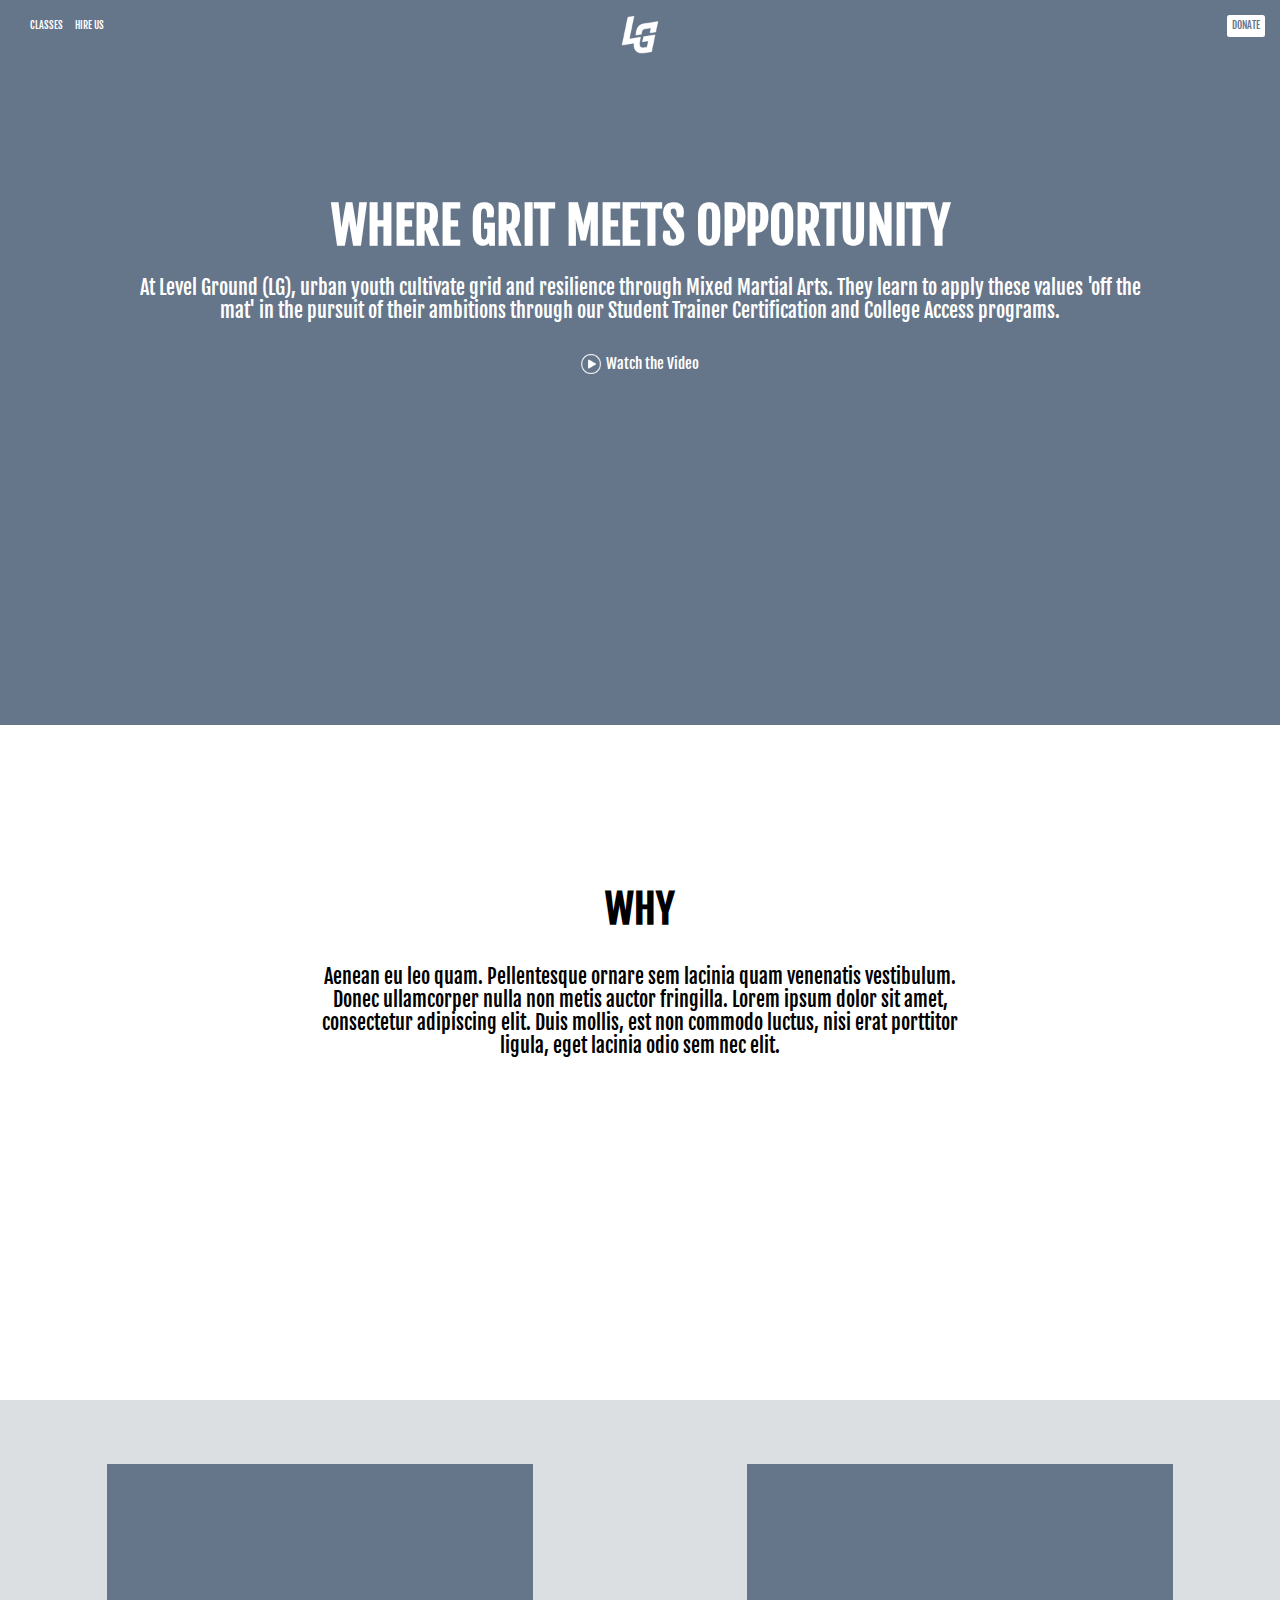
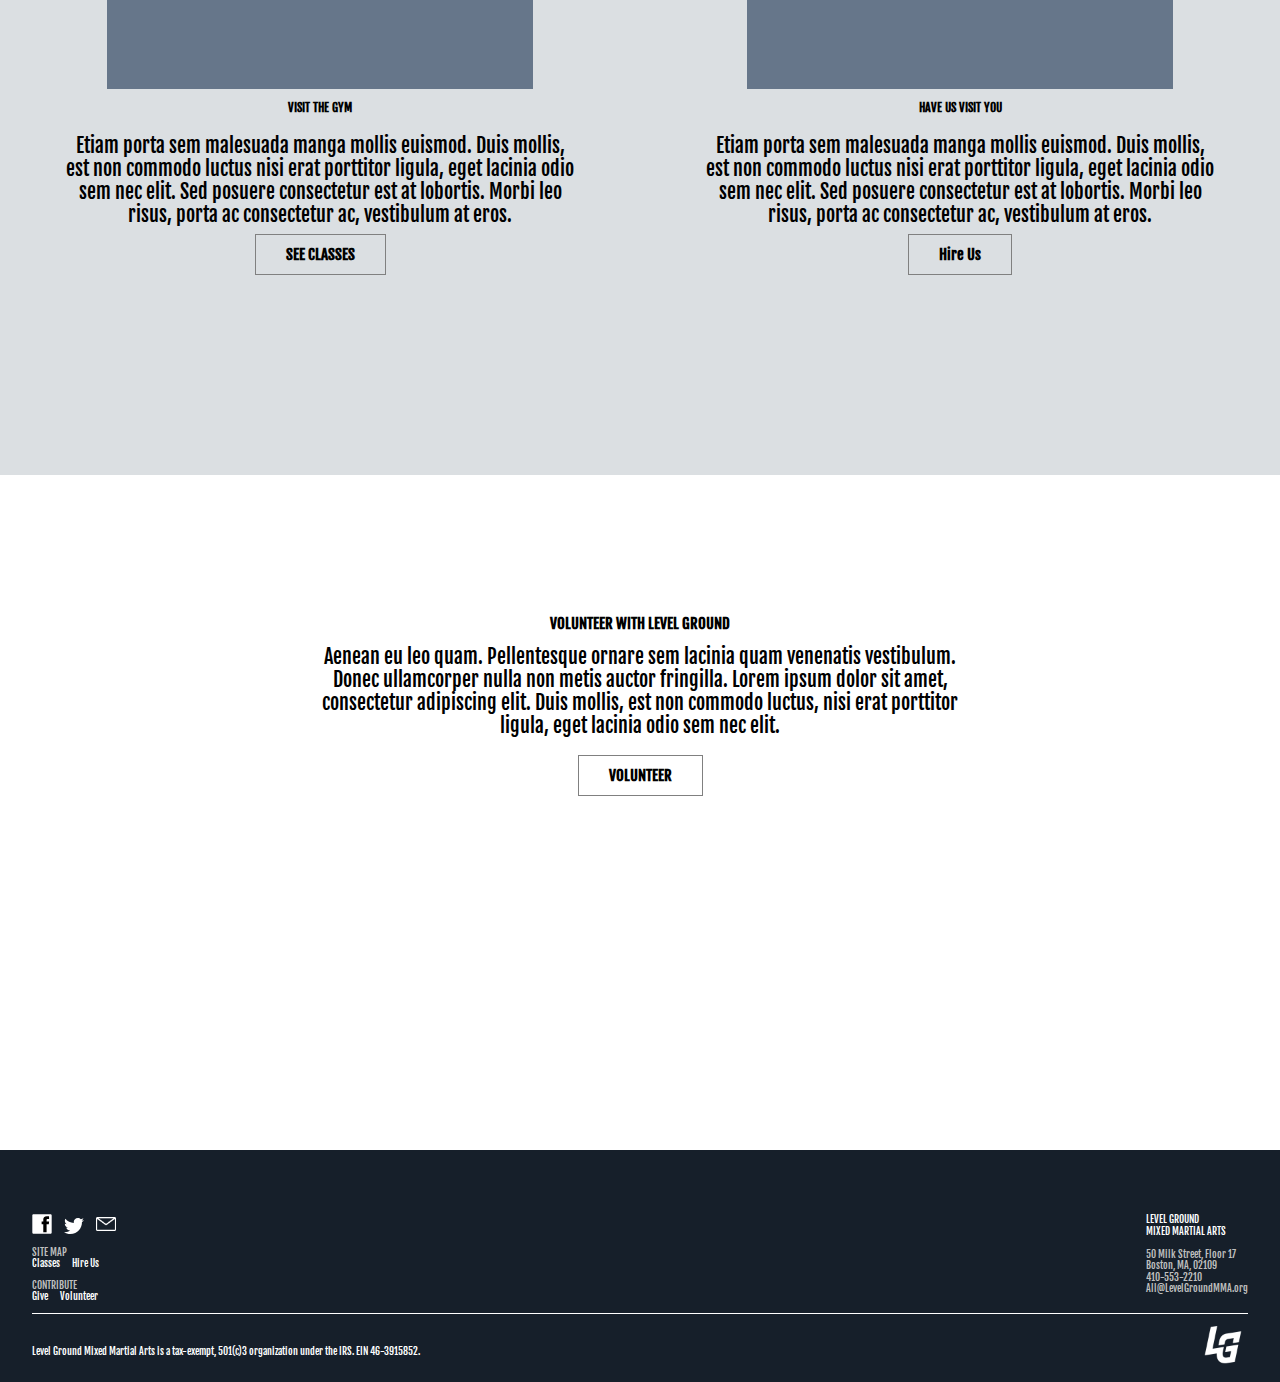
<file: Level-Ground/index.html>
<!DOCTYPE html>
<html lang="en">
	<head>
		<meta charset="utf-8">
		<meta name="viewport" content="width=device-width, initial-scale=1">
		<meta name="description" content="Not just Mixed Martial Arts">
		<title>Level Ground</title>

		<!-- external CSS link -->
		<link rel="preconnect" href="https://fonts.googleapis.com">
		<link rel="preconnect" href="https://fonts.gstatic.com" crossorigin>
		<link href="https://fonts.googleapis.com/css2?family=Fjalla+One&display=swap" rel="stylesheet">
		<link rel="stylesheet" href="css/normalize.css">
		<link rel="stylesheet" href="css/style.css">
	</head>
	<body>
		<header>
			<nav role="navigation" aria-label="Main Navigation">
				<ul>
					<li><a href="#">CLASSES</a></li>
					<li><a href="#">HIRE US</a></li>
				</ul>
				<a href="/"><img src="assets/logo.png" alt="Level Ground Logo" /></a>
				<a href="#">DONATE</a>
			</nav>
		</header>
		<main>
			<section class="hero">
				<h1>WHERE GRIT MEETS OPPORTUNITY</h1>
				<p>At Level Ground (LG), urban youth cultivate grid and resilience through Mixed Martial Arts. They learn to apply these values 'off the mat' in the pursuit of their ambitions through our Student Trainer Certification and College Access programs.</p>
				<button type="button">Watch the Video</button>
			</section>
			<section class="why">
				<h2>WHY</h2>
				<p>Aenean eu leo quam. Pellentesque ornare sem lacinia quam venenatis vestibulum. Donec ullamcorper nulla non metis auctor fringilla. Lorem ipsum dolor sit amet, consectetur adipiscing elit. Duis mollis, est non commodo luctus, nisi erat porttitor ligula, eget lacinia odio sem nec elit.</p>
			</section>
			<section class="content">
				<section>
					<div></div>
					<h3>VISIT THE GYM</h3>
					<p>Etiam porta sem malesuada manga mollis euismod. Duis mollis, est non commodo luctus nisi erat porttitor ligula, eget lacinia odio sem nec elit. Sed posuere consectetur est at lobortis. Morbi leo risus, porta ac consectetur ac, vestibulum at eros.</p>
					<a href="#">SEE CLASSES</a>
				</section>
				<section>
					<div></div>
					<h3>HAVE US VISIT YOU</h3>
					<p>Etiam porta sem malesuada manga mollis euismod. Duis mollis, est non commodo luctus nisi erat porttitor ligula, eget lacinia odio sem nec elit. Sed posuere consectetur est at lobortis. Morbi leo risus, porta ac consectetur ac, vestibulum at eros.</p>
					<a href="#">Hire Us</a>
				</section>
			</section>
			<section class="volunteer">
				<h2>VOLUNTEER WITH LEVEL GROUND</h2>
				<p>Aenean eu leo quam. Pellentesque ornare sem lacinia quam venenatis vestibulum. Donec ullamcorper nulla non metis auctor fringilla. Lorem ipsum dolor sit amet, consectetur adipiscing elit. Duis mollis, est non commodo luctus, nisi erat porttitor ligula, eget lacinia odio sem nec elit.</p>
				<a href="#">VOLUNTEER</a>
			</section>
		</main>
		<footer>
			<div>
				<nav>
					<ul>
						<li><a href="#"><img src="assets/facebook.svg" alt="Facebook Logo" /></a></li>
						<li><a href="#"><img src="assets/twitter.svg" alt="Twitter Logo" /></a></li>
						<li><a href="mailto:"><img src="assets/email.png" alt="Email Icon" /></a></li>
					</ul>
					<section>
						<span>SITE MAP</span>
						<ul>
							<li><a href="#">Classes</a></li>
							<li><a href="#">Hire Us</a></li>
						</ul>
					</section>
					<section>
						<span>CONTRIBUTE</span>
						<ul>
							<li><a href="#">Give</a></li>
							<li><a href="#">Volunteer</a></li>
						</ul>
					</section>
				</nav>
				<address>
					LEVEL GROUND<br/>
					MIXED MARTIAL ARTS<br/>
					<br/>
					<span>
						50 Milk Street, Floor 17<br/>
						Boston, MA, 02109<br/>
						<a href="tel:4105532210">410-553-2210</a><br/>
						<a href="all@levelgroundmma.org">All@LevelGroundMMA.org</a>
					</span>
				</address>
			</div>
			<section>
				<span>Level Ground Mixed Martial Arts is a tax-exempt, 501(c)3 organization under the IRS. EIN 46-3915852.</span>
				<a href="/"><img src="assets/logo.png" alt="Level Ground Logo" /></a>
			</section>
		</footer>
	</body>
</html>
</file>
<file: 12927498-Cuisine-Restaurant-Website/css/style.css>
*, *::before, ::after {
	box-sizing: border-box;
	font-family: 'Yeseva One', cursive;
}

html {
	font-size: 62.5%;
}

a {
	color: inherit;
	text-decoration: none;
}

a:is(:hover, :focus, :active) {
	text-decoration: underline;
}


ul {
	list-style: none;
	padding: 0;
}

li {
	display: inline-block;
}

h1 {
	font-size: 4rem;
}

h2 {
	font-size: 3rem;
}

.orange-button {
	padding: 0.75rem;
	background: #f80;
	color: white;
	border: none;
	cursor: pointer;
}

h3 {
	font-size: 2rem;
}

.stars {
	color: #ffaf51;
	font-size: 2rem;
}

@media (max-width: 800px) {
	h1 {
		font-size: 2rem;
	}
}

header {
	background: url(../assets/hero.png), linear-gradient(to right, #d9e4e8, #f2f6f7);
	background-color: #f2f6f7;
	background-repeat: no-repeat;
	background-position: top right, left;
	background-size: 50vh, 100%;
	overflow: auto;
}

header > nav > a img {
	height: 2rem;
	margin-left: 3rem;
	margin-top: 0.5rem;
}

header > nav ul {
	float: right;
}
header > nav ul li {
	margin-right: 1.5rem;
}
header > nav ul li img {
	position: relative;
	top: 0.375rem;
	height: 1rem;
}

@media (max-width: 600px) {
	header > nav li:nth-of-type(1), header > nav li:nth-of-type(2), header > nav li:nth-of-type(5){
		display: none;
	}
	header > nav li:nth-of-type(3), header > nav li:nth-of-type(4), header > nav li:nth-of-type(6){
		display: none;
	}
}

header > section {
	margin: 2.5%;
	padding: 2.5%;
	max-width: max-content;
}

@media (max-width: 600px) {
	header > section h1, header > section ul {
		background: rgba(255, 255, 255, 0.5);
		border-radius: 1rem;
	}
}


form {
	background: white;
	border: 1px solid grey;
	width: max-content;
	border-radius: .25rem;
}

form img {
	position: relative;
	top: .125rem;
	left: 0.5rem;
	width: 1rem;
}

input {
	padding: 0.75rem;
	border: none;
	width: 33vw;
}

input:focus {
	outline: none;
}


header section nav img {
	height: 0.75rem;
	margin-right: .25rem;
}

header section nav ul {
	margin-top: 2rem;
	max-width: max-content;
}

header section nav li {
	margin-right: 1rem;
}


main > section span:nth-of-type(1) {
	color: #f80;
}

.about-us {
	background: url(../assets/pies.png), url(../assets/oatmeal.jpg);
	background-color: #f0f0f0;
	background-repeat: no-repeat;
	background-position: left, bottom right;
	background-size: auto 100%, contain;
}

.about-us div {
	padding: 1rem;
	padding-top: 2rem;
	width: 40%;
	margin: auto;
	margin-left: 33.33%;
}

@media (max-width: 800px) {
	.about-us div {
		background: rgba(255, 255, 255, 0.5);
		border-radius: 1rem;
		width: 70%;
		margin: auto;
	}
}

.about-us a {
	padding: 1rem;
	padding-right: 0;
	background: #f80;
	color: white;
	border-radius: 0.5rem;
}

.about-us a::after {
	display: inline-block;
	content: "➞";
	background: #ffaa4d;
	height: 3.1rem;
	width: 50%;
	width: 3rem;
	text-align: center;
	margin-left: 1rem;
	line-height: 3.1rem;
	border-top-right-radius: 0.5rem;
	border-bottom-right-radius: 0.5rem;
}

.order-online-now {
	text-align: center;
	margin-top: 2rem;
}

.order-online-now ul button {
	border: 0;
	border-bottom: 1px solid grey;
	padding: 1rem;
	background: none;
	margin: 0;
	cursor: pointer;
}

.order-online-now ul button:is(:focus, :active, :hover, .active) {
	border-bottom: 1px solid #f80;
	color: #f80;
}

.cuisine-options {
	margin: 0 10%;
	overflow: hidden;
}

.cuisine-options section {
	float: left;
	background: var(--bg-image);
	background-size: cover;
	background-position: center;
	position: relative;
	width: 19vw;
	height: 33vmin;
	margin: 0.3vw;
}

@media (max-width: 800px) {
	.cuisine-options section {
		float: none;
		background-image: var(--bg-image);
		background-size: cover;
		position: relative;
		width: 79vw;
		height: 50vh;
	}
}


html .cuisine-options section span {
	display: block;
	position: absolute;
	top: 0.5rem;
	right: 0.5rem;
	background: #f80;
	color: white;
	border-radius: 1rem;
	padding: 0.3rem 1rem;
}

.cuisine-options section h3 {
	margin: 1rem;
}

.cuisine-options section:is(:hover, :active, :focus, :focus-within) > div {
	display: block;
	background: rgba(0, 0, 0, 0.5);
	color: white;
	position: absolute;
	top: 0;
	left: 0;
	right: 0;
	bottom: 0;
	padding-top: 25%;
}

.cuisine-options section > div {
	display: none;
}

.cuisine-options .price {
	font-size: 1.5rem;
}

.carousel-indicators {
	margin-top: 1rem;
}

.carousel-indicators button {
	font-size: 0;
	width: 5px;
	height: 5px;
	padding: 0;
	border: 0;
	background: rgb(255, 136, 0, 0.5);
	border-radius: 100%;
	cursor: pointer;
}

.carousel-indicators button.active {
	width: 7.5px;
	height: 7.5px;
	background: #f80;
}


.book-table {
	text-align: center;
	margin-top: 2rem;
}

.phone-contact img {
	width: 5rem;
}
.phone-contact a {
	font-size: 2rem;
	color: #f80;
}
.phone-contact > * {
	margin-bottom: 1rem;
}
.phone-contact {
	margin-bottom: 1rem;
}

.hours {
	overflow: auto;
	margin: 0 33%;
	position: relative;
}

.hours section {
	text-align: left;
}

.hours section:nth-of-type(2) {
	position: absolute;
	top: 0;
	right: 0;
}


@media (max-width: 800px) {
	.hours {
		margin: 0 12.5%;
	}
}

.hours section span:nth-of-type(1) {
	font-size: 0.9rem;
	color: black;
	display: block;
}

.hours section span:nth-of-type(2) {
	font-size: 1.1rem;
}

.book-table > img {
	width: 90vmin;
	padding: 2rem;
}

.testimonials {
	text-align: center;
}

.testimonials img {
	width: 10vmax;
	border-radius: 100%;
}

.testimonials section h3 {
	margin: 0;
}

html .testimonials section span {
	color: grey;
	font-size: 0.9rem;
}

.testimonials p {
	width: 80%;
	font-style: italic;
	margin: auto;
	line-height: 1.5rem;
}
</file>
<file: 4017934-Homepage-Wireframe-for-Marketing-Website/css/style.css>
:root {
	--dark-blue: hsl(223, 28%, 10%);
	--light-blue: hsl(223, 28%, 20%);
}
html {
	box-sizing: border-box;
	font-size: 62.5%;
}

*, *::before, *::after {
  box-sizing: inherit;
}

ul {
	list-style: none;
	padding: 0;
	margin: 0;
}

li {
	display: inline-block;
}

a {
	color: inherit;
	text-decoration: none;
}

a:is(:active, :focus, :hover){
	text-decoration: underline;
}

p {
	color: hsl(0, 0%, 25%);
}


a[class^="btn"] {
	padding: 1.5rem 3rem;
	font-weight: bold;
}
.btn-white {
	background: white;
	color: var(--dark-blue);
}
.btn-glass {
	background: rgba(255, 255, 255, 0.25);
	color: white;
}
.btn-black {
	background: var(--dark-blue);
	color: white;
}


button[class^="arrow"] {
	background: none;
	border-radius: 100%;
	border: 2px solid var(--dark-blue);
	border-radius: 100%;
	height: 3rem;
	width: 3rem;
	cursor: pointer;
}
.arrow-right {
	position: relative;
	margin-left: 2.5%;
}
.arrow-right::before {
	content: "";
	background: rgba(255, 255, 255, 0.5);
	width: 2rem;
	height: 2rem;
	position: absolute;
	left: -10%;
	bottom: -10%;
	border-top-right-radius: 100%;
}


figure {
	padding: 2rem;
	text-align: center;
	color: black;
	background: #ddd;
	margin: 0;
	min-width: max-content;
	transition: 500ms color, 500ms background;
}
figure.dark {
	color: white;
	background: var(--dark-blue);
}
figure.dark img {
	filter: invert(1);
}
.placeholder-wrapper {
	padding: 7.5rem;
	background: #ddd;
	min-width: max-content;
}


header {
	color: white;
	height: 60vh;
	position: relative;
}
@media (max-width: 800px) {
	header {
		height: 100%;
	}
}

header p {
	color: hsl(0, 0%, 75%);
}

header .bg {
	position: absolute;
	z-index: -1;
	clip-path: polygon(0 0, 100% 0, 100% 75%, 0 100%);
	background: radial-gradient(circle at 75% 75%, var(--light-blue), var(--dark-blue));
	width: 100%;
	height: 100%;
}
@media (max-width: 800px) {
	header .bg {
		clip-path: none;
	}
}

header nav {
	padding: 3rem 5rem;
	text-align: end;
}

header nav > a {
	position: absolute;
	top: 3rem;
	left: 5rem;
	border: 2px solid white;
	border-radius: 100%;
	width: 1.5rem;
	height: 1.5rem;
	display: inline-block;
}

header li {
	margin-left: 2.5vw;
	color: hsl(0, 0%, 75%);
}

header li a.active {
	color: white;
}


@media (max-width: 800px) {
	header li:nth-of-type(even) {
		display: none;
	}
}

@media (max-width: 400px) {
	header li:nth-of-type(odd) {
		display: none;
	}
}

header section {
	height: 100%;
}

header section .placeholder-wrapper {
	float: right;
	margin-right: 10%;
	border: 2rem solid white;
	border-top-width: 1rem;
	border-bottom-width: 1rem;
	border-radius: 1rem;
	box-shadow: 0 .1rem 5rem black;
	width: 33.33%;
}
header section > div:last-of-type {
	width: 50%;
}
@media (max-width: 800px) {
	header section .placeholder-wrapper {
		float: none;
		margin: auto;
		width: 75%;
	}
	header section > div:last-of-type {
		width: 95%;
	}
}

header section > div:last-of-type > * {
	padding-bottom: 2rem;
	margin-left: 10%;
}

header section >div:last-of-type div a {
	margin-right: 1rem;
}
header section >div:last-of-type div a:last-of-type::before {
	content: "> ";
	color: gray;
}

.as-seen-on {
	width: max-content;
	margin-left: auto;
}

.as-seen-on li {
	display: inline-block;
}
.as-seen-on li::after {
	content: "";
	padding-right: 2vw;
}

@media (max-width: 800px) {
	.as-seen-on li::after {
		padding-right: 0;
	}
}
@media (max-width: 700px) {
	.as-seen-on {
		width: auto;
		margin-left: 0;
		text-align: center;
	}
}

.as-seen-on img {
	height: 3rem;
}

main > section {
	margin: 5%;
}

h2 {
	font-size: 2rem;
	font-weight: normal;
}

p {
	line-height: 1.75rem;
}

.about-us {
	overflow: auto;
}

.about-us > * {
	width: 50%;
	float: left;
}

.about-us > div > *:nth-last-child(2) {
	margin-bottom: 5%;
}

.about-us > section {
	overflow: hidden;
}

.about-us > section > section {
	width: 40%;
	float: left;
	margin: 5%;
	text-align: center;
	height: 15rem;
}

@media (max-width: 1000px) {
	.about-us > * {
		width: auto;
		float: none;
		padding-bottom: 7.5vh;
	}
	.about-us > .btn-black {
		position: relative;
		top: 2.5vh;
	}
}

.about-us > section > section:is(:hover, :active, :focus) {
	box-shadow: 0px 7.5px 5px 0px rgba(0, 0, 0, 0.25);
}

.image-left-content-right {
	overflow: hidden;
}

.image-left-content-right > * {
	width: 45%;
	float: left;
	margin: 2.5%;
}

@media (max-width: 800px) {
	.image-left-content-right > * {
		width: auto;
		float: none;
		padding-bottom: 7.5vh;
	}
	.image-left-content-right .btn-black {
		position: relative;
		top: 2.5vh;
	}
}

.image-left-content-right > div:nth-of-type(2) > *:nth-last-child(2) {
	margin-bottom: 5%;
}

.how-it-works > div {
	text-align: center;
	width: 75vmin;
	margin: auto;
	display: block;
	padding: 2.5% 0;
}
.how-it-works > a {
	text-align: center;
	width: initial;
	display: inline-block;
}

.how-it-works li span {
	font-weight: bold;
}

@media (max-width: 800px) {
	.how-it-works {
		padding-bottom: 10vh;
	}
	.how-it-works .btn-black {
		position: relative;
		top: 2.5vh;
	}
}

.checkbox::before {
	content: " ";
	border: 2px solid var(--dark-blue);
	width: 1.5rem;
	height: 1.5rem;
	position: relative;
	top: 0.5rem;
	right: 0.5rem;
	border-radius: .25rem;
	display: inline-block;
}

.how-it-works li p {
	margin-left: 1.75rem;
}

.features {
	margin: 0;
	overflow: auto;
	padding-bottom: 10vh;
}

.features > * {
	margin: 0 5% 5% 5%;
}

.features .bg {
	margin: 0;
	position: absolute;
	z-index: -1;
	clip-path: polygon(0 25%, 100% 0, 100% 100%, 0 100%);
	background: radial-gradient(circle at 75% 75%, var(--light-blue), var(--dark-blue));
	width: 100%;
	height: 70%;
}
@media (max-width: 800px) {
	.features .bg {
		clip-path: none;
	}
}

.features > section:nth-of-type(2) > section {
	background: white;
	padding: 1rem;
	margin: 1rem;
	float: left;
	width: 30%;
	height: 20vh;
	border-radius: 1rem;
	box-shadow: 0 0 2rem rgba(0, 0, 0, 0.5);
}


.features > section:nth-of-type(2) > section:nth-of-type(n+4) {
	position: relative;
	left: 5%;
}
@media (max-width: 1000px) {
	.features .bg {
		height: 90%;
		clip-path: polygon(0 20%, 100% 0, 100% 100%, 0 100%);
	}
	.features > section:nth-of-type(2) > section {
		width: 40%;
	}
	.features > section:nth-of-type(2) > section:nth-of-type(n+3) {
		position: relative;
		left: 5%;
	}
	.features > section:nth-of-type(2) > section:nth-of-type(n+5) {
		position: static;
	}
}

@media (max-width: 600px) {
	.features .bg {
		height: 150vh;
	}
	.features > section:nth-of-type(2) > section {
		width: auto;
		float: none;
	}
	.features > section:nth-of-type(2) > section:nth-of-type(n) {

		position: static;
	}
}

.features > section:nth-of-type(2) > section:nth-of-type(2) {
	text-align: center;
	line-height: 18vh;
}

.features > section:nth-of-type(2) span {
	font-weight: bold;
}

.features > section:nth-of-type(2) .checkbox::before {
	right: 0;
}

.testimonials {
	text-align: center;
	position: relative;
}

.testimonials .arrow-left {
	position: absolute;
	left: 5%;
	top: 50%;
	transform: translateY(-50%);
}

.testimonials .arrow-right {
	position: absolute;
	right: 5%;
	top: 50%;
	transform: translateY(-50%);
}

.testimonials li {
	width: 66.66%;
	margin: auto;
}

.testimonials p {
	font-size: 2rem;
	line-height: 3rem;
}

.testimonials section > div:first-of-type {
	background: #dde0e9;
	border-radius: 100%;
	width: 4rem;
	height: 4rem;
	display: inline-block;
	margin-right: 1rem;
}

.testimonials section > div:last-child {
	display: inline-block;
}
.testimonials span {
	color: hsl(0, 0%, 25%);
}

.call-to-action {
	background: var(--dark-blue);
	color: white;
	margin: 0;
	overflow: hidden;
}

.call-to-action > * {
	margin: 5% 7.5%;
	display: inline-block;
	width: 34%;
}

.call-to-action > div:last-of-type {
	text-align: center;
}

.call-to-action a:first-of-type {
	margin-right: 5%;
}

@media (max-width: 1200px) {
	.call-to-action > * {
		margin: 5% 2.5%;
		width: 44%;
	}
}

@media (max-width: 1000px) {
	.call-to-action > * {
		text-align: center;
		width: 100%;
		padding: 7.5vh 0;
	}
}

footer {
	margin: 2.5%;
	overflow: auto;
}

footer ul {
	margin: 0;
}

footer > * {
	width: 16.6666%;
	float: left;
}

footer li {
	display: block;
	color: hsl(0, 0%, 25%);
	margin: 2rem 0.5rem;
}

footer h4 {
	color: var(--dark-blue);
}

footer ul:nth-of-type(3) {
	padding-top: 3rem;
}

footer ul:last-of-type li {
	display: inline-block;
}

@media (max-width: 1000px) {
	footer .checkbox::before {
		display: none;
	}
}
@media (max-width: 800px) {
	footer > * {
		width: 33.3333%;
		height: 36vh;
	}
	footer ul:last-of-type {
		float: right;
		position: relative;
		margin-top: -10%;
	}
	footer ul:nth-of-type(4), footer ul:nth-of-type(5), footer ul:nth-of-type(7) {
		height: max-content;
	}
	footer ul:nth-of-type(5), footer ul:nth-of-type(6) {
		margin-top: 5%;
	}
	footer ul:nth-of-type(7) {
		margin-top: 0;
	}
}
@media (max-width: 600px) {
	footer > * {
		width: 50%;
	}
	footer ul:nth-last-of-type(3), footer ul:last-of-type {
		margin-top: -25%;
		height: max-content;
	}
	footer ul:nth-of-type(4), footer ul:nth-of-type(5) {
		margin-top: 10%;
	}
	footer ul:nth-of-type(7) {
		margin-top: 0;
		width: 100%;
		text-align: center;
	}
}
</file>
<file: 6872630-Ayesha-Hair-Salon-Template-Home-03/css/style.css>
html {
	box-sizing: border-box;
	font-size: 62.5%;
}

*, *::before, *::after {
	box-sizing: inherit;
}


a {
	color: inherit;
	text-decoration: none;
}

ul {
	list-style: none;
	padding: 0;
	margin: 0%;
}

nav {
	overflow: auto;
}

nav > a {
	float: left;
	margin: 1rem;
	margin-left: 5rem;
}

nav > a img {
	height: 2rem;
}

nav > ul {
	text-align: center;
	position: absolute;
	top: 1rem;
	left: 50%;
	transform: translateX(-50%);
	width: max-content;
}

nav ul li {
	display: inline-block;
	margin-right: 2.5vw;
	height: 2rem;
}

nav ul li:nth-of-type(1n+7){
	vertical-align: middle;
}

@media (max-width: 800px) {
	nav li:nth-of-type(1), nav li:nth-of-type(2), nav li:nth-of-type(5) {
		display: none;
	}
}

@media (max-width: 600px) {
	nav li:nth-of-type(3), nav li:nth-of-type(4), nav li:nth-of-type(6) {
		display: none;
	}
}

.book-online {
	padding: 1rem;
	color: black;
	background: white;
	text-decoration: none;
}
.book-online:is(:hover, :focus, :active) {
	text-decoration: underline;
	cursor: pointer;
}

.book-online::before {
	content: "—";
	padding-right: 0.5rem;
}

nav .book-online {
	float: right;
	position: relative;
	top: -0.5rem;
}

nav img {
	height: 1.5rem;
}

.hero {
	position: relative;
	background: url(../assets/hero.jpg);
	background-size: cover;
	background-position: right;
	height: 90vh;
	color: white;
	padding: 15vmin;
	position: relative;
}

@media (max-width: 1000px) {
	.hero > div:first-of-type {
		background: rgba(255, 255, 255, 0.5);
		color: black;
		width: max-content;
		padding: 1%;
		border-radius: 1rem;
	}
	.hero {
		padding: 5vmin;
	}
}

.hero > span {
	position: absolute;
	right: 2.5vw;
	bottom: 15vh;
	writing-mode: vertical-rl;
	text-orientation: mixed;
	font-weight: bold;
	font-size: 1.5rem;
}

h1 {
	font-size: 5rem;
	font-weight: 100;
}

@media (max-width: 600px) {
	h1 {
		font-size: 2.5rem;
	}
}

.percent {
	font-size: 2rem;
}

.hero .coupon {
	background: black;
	width: 18rem;
	padding: 2rem;
	line-height: 2rem;
	position: absolute;
	bottom: 0;
}

.hero .coupon > span {
	border-left: 3px solid white;
	padding-left: 2rem;
	position: relative;
	left: -2rem;
	height: 3rem;
	display: inline-block;
	line-height: 3rem;
}

.black-link {
	background: black;
	color: white;
	padding: 1rem;
}

.black-link::before {
	content: "—";
	padding-right: 0.5rem;
}
.hero > * {
	margin-bottom: 2rem;
}

.carousel-controls {
	position: absolute;
	right: 5%;
	bottom: 5%;
}

.carousel-controls button {
	border-radius: 100%;
	border: 0;
	cursor: pointer;
	padding: 0.5rem;
}

.services {
	margin: 5%;
	overflow: auto;
	text-align: center;
}

.services section {
	width: 30%;
	float: left;
	margin: 0 1.5%;
}

@media (max-width: 600px) {
	.services section {
		width: auto;
		float: none;
	}
}

.momentum {
	margin: 5%;
	overflow: hidden;
}
.momentum img {
	float: right;
	width: 50%;
	margin: 5%;
}

.momentum div {
	margin-top: 7.5vw;
}

@media (max-width: 800px) {
	.momentum  {
		text-align: center;
	}
	.momentum img {
		float: none;
		width: 50%;
		margin: auto;
		display: block;
	}
	.momentum div {
		margin-top: 0;
		margin-bottom: 5%;
	}
}

.momentum p {
	padding-bottom: 1rem;
}

.staff {
	text-align: center;
	margin: 5%;
	overflow: hidden;
}

.staff section {
	width: 30%;
	float: left;
	margin: 0 1.5%;
}

.staff img {
	width: 100%;
}

@media (max-width: 800px) {
	.staff section {
		width: max-content;
		float: none;
		margin: auto;
		height: 75vh;
	}
	.staff img {
		width: auto;
		height: 80%;
	}
}

.staff div {
	color: white;
	background: black;
	padding: 1rem 0;
	position: relative;
	top: -0.25rem;
}

.staff h4 {
	margin-top: 0;
}

.staff span {
	font-size: smaller;
}

.offer {
	margin: 5%;
	overflow: hidden;
	line-height: 2rem;
	font-size: 3vmin;
}

.offer img {
	float: right;
	height: 50vw;
}

.offer div {
	margin-top: 12.5vmin;
}

.offer div > span {
	font-size: smaller;
	line-height: 1rem;
}

.lookbook {
	margin: 5%;
	overflow: hidden;
	text-align: center;
}

.lookbook section {
	width: 33%;
	float: left;
}

.lookbook img {
	width: 100%;
	padding: 1%;
}
</file>
<file: Khan-Academy/css/index.css>
*, *::before, *::after {
	box-sizing: border-box;
}

body {
	font-family: 'Source Serif Pro', serif;
}

/* #region Alert */

.alert {
	position: relative;
	background: hsl(219, 89%, 52%);
	color: white;
	font-family: 'Lato', sans-serif;
	font-weight: bold;
	margin: 0;
	padding: 0.5rem 1.5rem;
	font-size: 16px;
}

.alert input {
	position: absolute;
	top: 50%;
	transform: translateY(-50%);
	right: 0.75rem;
	padding: 0.25rem;
}

.alert input:is(:hover, :focus) {
	border: 2px solid white;
	right: calc(0.75rem - 2px);
}

.alert a {
	color: white;
}

.alert a:is(:hover, :focus) {
	border-bottom: solid 2px white;
	border-radius: 0 0 1px 1px;
}

/* #endregion */

/* #region "Skip To Content" link */

a[href="#main-content"] {
	z-index: 1;
	position: absolute;
	top: -5rem;
	left: -5rem;
	transition: opacity 1s;
	background: white;
	padding: 1rem;
	border: 1px solid black;
	transition: top 1s, left 1s;
}

a[href="#main-content"]:focus {
	top: 1rem;
	left: 1rem;
}

/* #endregion */

/* #region Nav */

header nav {
	height: 3rem;
	padding: 0.5rem 1rem 1rem 1rem;
	max-width: 1200px;
	margin: auto;
	font-family: 'Lato', sans-serif;
	font-weight: bold;
	font-size: 16px;
	text-align: center;
	color: hsl(219, 89%, 52%);
	border-bottom: 1px solid rgb(214, 216, 218);
}

header nav:nth-of-type(2) {
	display: none;
}

header nav > div:first-of-type {
	float: left;
}

header nav > div:first-of-type > * {
	float: left;
	height: 2rem;
	margin-right: 2.5rem;
}

header nav > a {
	display: inline-block;
	position: absolute;
	left: 50%;
	transform: translateX(-50%);
}
header nav > a:hover {
	fill: hsl(219, 89%, 52%);
}

header nav > a:is(:active, :focus) {
	outline: 4px solid hsl(219, 89%, 52%);
}

header nav > div:last-of-type {
	float: right;
}

header nav > div:last-of-type > div > * {
	display: inline-block;
	height: 2rem;
	line-height: 2rem;
	text-decoration: none;
	margin-right: 1rem;
	color: hsl(219, 89%, 52%);
}

header nav > div:last-of-type > div > *:is(:active, :focus) {
  border-bottom: 2px solid rgb(24, 101, 242);
}

/* #region Search Form */

form {
	padding: 0.25rem;
	border-radius: 0.1rem;
	background: rgb(240, 241, 242);
}

form:hover {
	background: rgb(227, 229, 230);
}

form input::placeholder {
	color: hsl(219, 89%, 52%);
	opacity: 1;
}

form input {
	border: 0;
	background: none;
}

form input[type="image"] {
	position: relative;
	top: 5px;
}

/* #endregion Search Form */

/* #region Courses Dropdown */

header details {
	text-align: left;
	position: relative;
}

@media (max-width: 800px) {
	header nav:nth-of-type(1) {
		display: none;
	}
	header nav:nth-of-type(2) {
		display: block;
	}

	header nav > a {
		left: 1rem;
		transform: none;
	}

	header nav > div > a > img {
		position: relative;
		top: 5px;
	}
	header nav > div:first-of-type > * {
		margin-right: 0;
		margin-left: 1rem;
	}

	header details {
		position: static;
	}
	header details details {
		position: relative;
	}
	header details details > section {
		left: 0;
	}
	header nav:nth-of-type(2) details > ul {
		position: absolute;
		left: 0;
		right: 0;
		width: 100%;
		background: white;
		z-index: 1;
	}
}

header summary {
	user-select: none;
  cursor: pointer;
	line-height: 2rem;
}

header summary::marker{
	content: "";
}

header details[open] > summary::after {
	content: " ▲";
}

header summary:is(:active, :focus) {
  border-bottom: 2px solid rgb(24, 101, 242);
}

header summary::after {
	content: " ▼";
	right: 1rem;
	font-size: 0.5rem;
	vertical-align: middle;
}

header summary > * {
  display: inline;
}

header details > section {
	z-index: 2;
	position: absolute;
	background: white;
	width: 1200px;
	top: 3rem;
	padding-bottom: 2.5rem;
	left: -1rem;
	border-bottom: 1px solid rgb(68, 68, 68);
}

header details ul {
	padding: 0;
	width: 20%;
	float: left;
}

header details ul:nth-of-type(6) {
	margin-top: -10rem;
}

header details ul:nth-of-type(7) {
	float: right;
	margin-top: -1rem;
}

header details ul:nth-of-type(8) {
	margin-top: -1rem;
}

header details ul:nth-of-type(9) {
	margin-top: -16rem;
}

header details ul:nth-of-type(10) {
	margin-top: -10rem;
}

header details ul:nth-of-type(1), details ul:nth-of-type(9) {
	padding-left: 1vw;
}

@media (max-width: 1200px) {
	header details > section {
		width: 100vw;
	}
	header details ul {
		width: 25%;
	}
	header details ul:nth-of-type(n) {
		padding-left: 0;
	}
	header details ul:nth-of-type(1), header details ul:nth-of-type(8), header details ul:nth-of-type(10) {
		padding-left: 1vw;
	}
	header details ul:nth-of-type(5) {
		margin-top: -1rem;
	}
	header details ul:nth-of-type(6) {
		float: right;
		margin-top: -1rem;
	}
	header details ul:nth-of-type(7) {
		margin-top: -2rem;
	}
	header details ul:nth-of-type(8) {
		margin-top: -12rem;
	}
	header details ul:nth-of-type(9) {
		margin-top: -6rem;
	}
	header details ul:nth-of-type(10) {
		margin-top: -19rem;
	}
}

@media (max-width: 800px) {
	header details ul {
		width: 33.33%;
	}
	header details ul:nth-of-type(n) {
		padding-left: 0;
	}
	header details ul:nth-of-type(1), header details ul:nth-of-type(4), header details ul:nth-of-type(8), header details ul:nth-of-type(10) {
		padding-left: 1vw;
	}
	header details ul:nth-of-type(4) {
		margin-top: -10rem;
	}
	header details ul:nth-of-type(5) {
		margin-top: -5rem;
	}
	header details ul:nth-of-type(8) {
		margin-top: -15rem;
	}
	header details ul:nth-of-type(9) {
		float: right;
		margin-top: -1rem;
	}
	header details ul:nth-of-type(10) {
		margin-top: -2rem;
	}
}
@media (max-width: 600px) {
	header details ul {
		width: 50%;
	}
	header details ul:nth-of-type(n) {
		margin-top: 0;
		padding-left: 0;
	}
	header details ul:nth-of-type(1), header details ul:nth-of-type(3), header details ul:nth-of-type(7), header details ul:nth-of-type(9) {
		padding-left: 1vw;
	}
	header details ul:nth-of-type(odd) {
		float: left;
	}
	header details ul:nth-of-type(even) {
		float: right;
	}
	header details ul:nth-of-type(7) {
		margin-top: -9rem;
	}
}

@media (max-width: 400px) {
	header details ul {
		width: 100%;
	}
	header details ul:nth-of-type(n) {
		padding-left: 1vw;
		margin: 0;
	}
}

header details ul > li {
	padding: .5rem 0;
	display: block;
}

header details ul > li > h2 > a {
	text-transform: uppercase;
	color: rgb(10, 42, 102);
	text-decoration: none;
	font-size: 12px;
	font-family: 'Lato', sans-serif;
	font-weight: bold;
}

header details ul > li > h2 > a:is(:hover, :focus) {
	color: hsl(219, 89%, 52%);
	text-decoration: underline ;
}

header details ul > li a {
	font-size: 16px;
	color: hsl(219, 89%, 52%);
	text-decoration: none;
}

header details ul li a:is(:hover, :focus) {
	color: hsl(219, 89%, 52%);
	text-decoration: underline ;
}

/* #endregion Courses Dropdown */

/* #endregion Nav */

main > section {
	overflow: auto;
	margin: auto;
	margin-top: 5rem;
}

/* #region Hero */

main > section:nth-of-type(1) {
	max-width: 1200px;
	overflow: auto;
	margin: auto;
	position: relative;
}

main > section:nth-of-type(1) > svg {
	float: left;
	width: 55%;
	padding-left: 7.5%;
	padding-right: 2.5%;
}

main > section:nth-of-type(1) > svg:nth-of-type(2) {
	display: none;
	position: absolute;
	right: 0;
	top: -5%;
	z-index: -1;
	height: 100%;
	padding: 0;
}

main > section:nth-of-type(1) > div {
	float: left;
	width: 100%;
}
main > section:nth-of-type(1) > div > svg{
	display: none;
	position: absolute;
	width: 75vw;
	top: -15%;
	left: -15%;
}

main > section:nth-of-type(1) > div > * {
	margin-top: 2.5rem;
}

main > section:nth-of-type(1) > div > h1 {
	font-family: 'Source Serif Pro', serif;
	font-weight: bold;
	font-size: 53px;
}


@media (max-width: 600px) {
	main > section:nth-of-type(1) > svg {
		display: none;
	}
	main > section:nth-of-type(1) > svg:nth-of-type(2) {
		display: block;
	}

	main > section:nth-of-type(1) > div {
		float: none;
		width: 75%;
		margin-top: 33vh;
	}
	main > section:nth-of-type(1) > div > svg{
		display: block;
	}

	main > section:nth-of-type(1) > div > h1 {
		position: relative;
		font-size: 30px;
	}
	main > section:nth-of-type(1) > div nav {
		width: 100vw;
	}
}

p {
	font-family: 'Lato', sans-serif;
	line-height: 2rem;
}

main section:nth-of-type(1) nav ul {
	list-style: none;
	padding: 0;
}

main section:nth-of-type(1) nav ul li {
	display: inline-block;
}

main section:nth-of-type(1) nav ul li a {
	color: white;
	background-color: rgb(24, 101, 242);
	padding: 0.5rem;
	border-radius: 0.25rem;
	text-decoration: none;
	font-size: 14px;
	margin-right: 0.1rem;
}

main section:nth-of-type(1) nav ul li a:is(:hover, :focus, :active) {
	box-shadow: 0 0 0 1px #ffffff, 0 0 0 3px #1865f2 !important
}


@keyframes realResultsSwoosh {
	to {
		stroke-dashoffset:0;
	}
}

main section:nth-of-type(1) div h1 svg path {
	animation: realResultsSwoosh ease-in-out forwards;
}

main section:nth-of-type(1) div h1 + p {
	margin-top: -2.5rem;
}

main section:nth-of-type(1) div h1 svg {
	position: relative;
	top: -2rem;
	width: 15rem;
	left: -0.5rem
}

@media (max-width: 600px) {
	main section:nth-of-type(1) div h1 svg {
		position: relative;
		top: -1rem;
		width: 9rem;
		left: -0.5rem
	}
}

/* #endregion Hero */

main > section:nth-of-type(2) {
	text-align: center;
	position: relative;
	padding: 2.5rem 0;
}

main section:nth-of-type(2) svg {
	position: absolute;
	top: 0;
	right: 0;
	left: 0;
	bottom: 0;
	z-index: -1;
	height: 100%;
	width: 100%;
}

main section:nth-of-type(2) h2 {
	font-family: 'Source Serif Pro', serif;
	font-weight: bold;
	font-size: 44px;
}

main section:nth-of-type(2) section {
	float: left;
	width: 20%;
	text-align: center;
}
main section:nth-of-type(2) section:nth-of-type(1) {
	margin-left: 20vw;
}

@media (max-width: 800px) {
	main section:nth-of-type(2) section {
		float: none;
		width: 50%;
		margin: auto;
		margin-top: 3rem;
	}
	main section:nth-of-type(2) section:nth-of-type(1) {
		margin-left: auto;
	}
}

main section:nth-of-type(2) section img {
	height: 7rem;
}
main section:nth-of-type(2) section p {
	font-family: 'Lato', sans-serif;
	font-size: 16px;
	line-height: 26px;
}



main section:nth-of-type(2) h3 {
	font-family: 'Source Serif Pro', serif;
	font-size: 25px;
	font-weight: normal;
}


main > section:nth-of-type(3) {
	max-width: 1200px;
	overflow: hidden;
	margin: auto;
	margin-top: 5rem;
	position: relative;
}

main > section:nth-of-type(3) > svg {
	position: absolute;
	top: 50%;
	transform: translateY(-50%);
	right: 0;
	width: 55%;
}

main > section:nth-of-type(3) > div {
	margin-left: 5%;
	margin-bottom: 5%;
}

@media (max-width: 800px) {
	main > section:nth-of-type(3) > svg {
		float: none;
		width: auto;
		transform: none;
		position: relative;
	}
	main > section:nth-of-type(3) > div {
		float: none;
		width: auto;
	}
}

main > section:nth-of-type(3) > div > * {
	margin-top: 2.5rem;
}

main > section:nth-of-type(3) > div > span {
	text-transform: uppercase;
	font-size: 14px;
	color: rgba(33, 36, 44, 0.64);
}
main > section:nth-of-type(3) > div > h2 {
	position: relative;
	font-family: 'Source Serif Pro', serif;
	font-weight: bold;
	font-size: 44px;
}
main > section:nth-of-type(3) > div > h2 div {
	position: relative;
}
main > section:nth-of-type(3) > div > h2 svg {
	width: 20rem;
	position: absolute;
	top: -1.5rem;
	left: -1.75rem;
	z-index: -1;
}


main > section:nth-of-type(3) p {
	width: 24rem;
	margin-top: -1rem;
	font-family: 'Lato', sans-serif;
	font-size: 18px;
}

@keyframes keyframe_zfv6xh {
	to {
		stroke-dashoffset:0;
	}
}
._t1oee9 {
	animation: keyframe_zfv6xh ease-in-out forwards;
}


main section:nth-of-type(3) a {
	font-weight: bold;
	text-decoration: none;
	color: #1865F2;
}
main section:nth-of-type(3) a:is(:hover, :active, :focus) {
	text-decoration: underline;
}

main section:nth-of-type(3) p + a {
	font-family: 'Lato', sans-serif;
	color: white;
	background-color: rgb(24, 101, 242);
	padding: 0.75rem;
	border-radius: 0.25rem;
	text-decoration: none;
	font-size: 14px;
	margin-right: 0.1rem;
}

main section:nth-of-type(3) p + a:is(:hover, :focus, :active) {
	box-shadow: 0 0 0 1px #ffffff, 0 0 0 3px #1865f2 !important
}



@media (max-width: 800px) {
	main > section:nth-of-type(3) p {
		max-width: 90vw;
	}
}

main > section:nth-of-type(4) {
	max-width: 1200px;
	overflow: hidden;
	margin: auto;
	margin-top: 5rem;
}

main > section:nth-of-type(4) > svg {
	float: left;
	width: 50%;
}

main > section:nth-of-type(4) > div {
	float: left;
	width: 45%;
	margin-left: 1rem;
	padding-bottom: 5%;
	overflow: hidden;
}

@media (max-width: 800px) {
	main > section:nth-of-type(4) > svg {
		float: none;
		width: auto;
	}
	main > section:nth-of-type(4) > div {
		float: none;
		width: auto;
	}
}

main > section:nth-of-type(4) > div > span:nth-of-type(1) {
	text-transform: uppercase;
	font-size: 14px;
	color: rgba(33, 36, 44, 0.64);
}
main > section:nth-of-type(4) > div > span:not(:nth-of-type(1)) {
	color: rgba(33, 36, 44, 0.64);
	font-size: 11px;
	display: block;
	margin-top: -.5rem;
	margin-bottom: 1rem;
}

main > section:nth-of-type(4) > div > h2 {
	position: relative;
	font-family: 'Source Serif Pro', serif;
	font-weight: bold;
	font-size: 44px;
}
main > section:nth-of-type(4) > div > h2 div {
	position: relative;
	display: inline-block;
}
main > section:nth-of-type(4) > div > h2 svg {
	width: 13rem;
	position: absolute;
	z-index: -1;
	top: -.5rem;
}


main > section:nth-of-type(4) p {
	max-width: 90vw;
	margin-top: 0;
	font-family: 'Lato', sans-serif;
	font-size: 18px;
	line-height: 1rem;
}


@keyframes keyframe_896wii {
	from {
		-webkit-transform:scaleX(0);
		-ms-transform:scaleX(0);
		transform:scaleX(0);
	}
	to {
		-webkit-transform:scaleX(1);
		-ms-transform:scaleX(1);
		transform:scaleX(1);
	}
}
._1af60aj {
	-webkit-animation-name:keyframe_896wii !important;
	animation-name:keyframe_896wii !important;
	-webkit-animation-timing-function:learner !important;
	animation-timing-function:learner !important;
	-webkit-animation-fill-mode:forwards !important;
	animation-fill-mode:forwards !important;
}

main section:nth-of-type(4) span + a {
	font-family: 'Lato', sans-serif;
	color: white;
	background-color: rgb(24, 101, 242);
	padding: 0.75rem;
	border-radius: 0.25rem;
	text-decoration: none;
	font-size: 14px;
	margin-right: 0.1rem;
}

main section:nth-of-type(4) span + a:is(:hover, :focus, :active) {
	box-shadow: 0 0 0 1px #ffffff, 0 0 0 3px #1865f2 !important
}

main > section:nth-of-type(5) {
	position: relative;
	max-width: 1200px;
	overflow: hidden;
	margin: auto;
	margin-top: 5rem;
}

main > section:nth-of-type(5) > object {
	float: right;
	width: 65%;
	position: absolute;
	right: 0;
	top: 65%;
	transform: translateY(-50%);
}

main > section:nth-of-type(5) > div {
	margin-left: 5%;
	margin-top: 5%;
	margin-bottom: 5%;
}

@media (max-width: 800px) {
	main > section:nth-of-type(5) > object {
		position: relative;
		float: none;
		width: auto;
		transform: none;
	}
	main > section:nth-of-type(5) > div {
		float: none;
		width: auto;
	}
}


main > section:nth-of-type(5) > div > * {
	margin-top: 2.5rem;
}

main > section:nth-of-type(5) > div > span {
	text-transform: uppercase;
	font-size: 14px;
	color: rgba(33, 36, 44, 0.64);
}
main > section:nth-of-type(5) > div > h2 {
	position: relative;
	font-family: 'Source Serif Pro', serif;
	font-weight: bold;
	font-size: 44px;
}
main > section:nth-of-type(5) > div > h2 div {
	position: relative;
}
main > section:nth-of-type(5) > div > h2 svg {
	width: 4rem;
	position: absolute;
	top: 1.75rem;
	z-index: -1;
	left: 0;
}


main > section:nth-of-type(5) p {
	width: 24rem;
	margin-top: -1rem;
	font-family: 'Lato', sans-serif;
	font-size: 18px;
	margin-bottom: 3rem;
}


main section:nth-of-type(5) a {
	font-weight: bold;
	text-decoration: none;
	color: #1865F2;
}
main section:nth-of-type(5) a:is(:hover, :active, :focus) {
	text-decoration: underline;
}

main section:nth-of-type(5) p + a {
	font-family: 'Lato', sans-serif;
	color: white;
	background-color: rgb(24, 101, 242);
	padding: 1rem;
	border-radius: 0.25rem;
	text-decoration: none;
	font-size: 14px;
	margin-right: 0.1rem;
}

main section:nth-of-type(5) p + a:is(:hover, :focus, :active) {
	box-shadow: 0 0 0 1px #ffffff, 0 0 0 3px #1865f2 !important
}

main > section:nth-of-type(6) {
	position: relative;
	padding: 2.5rem 0;
	overflow: hidden;
}

main section:nth-of-type(6) svg {
	position: absolute;
	top: 0;
	right: 0;
	left: 0;
	bottom: 0;
	z-index: -1;
	height: 100%;
	width: 100%;
}

main section:nth-of-type(6) > div {
	margin: auto;
	margin-top: 5rem;
	width: 70%;
	font-family: 'Source Serif Pro', serif;
	font-size: 32px;
	line-height: 43px;
}


main section:nth-of-type(6) > div > div {
	float: right;
	width: 8rem;
	font-family: 'Lato', sans-serif;
	font-size: 16px;
	line-height: 1rem;
	position: relative;
	margin-top: 1rem;
}

main section:nth-of-type(6) > div > div > * {
	display: inline-block;
	height: 7rem;
	width: 7rem;
}

main section:nth-of-type(6) > div > div > span {
	text-align: right;
	width: 7.5rem;
	position: absolute;
	left: -9rem;
	top: 3rem;
}
main section:nth-of-type(6) > div > div > span > span {
	font-size: smaller;
	font-style: italic;
}

main > section:nth-of-type(7) {
	max-width: 1200px;
	overflow: auto;
	margin: auto;
	margin-top: 5rem;
}

main > section:nth-of-type(7) > object {
	float: left;
	width: 55%;
}

main > section:nth-of-type(7) > div {
	float: left;
	width: 40%;
	margin-left: 1rem;
	height: 28rem;
	overflow: hidden;
}

@media (max-width: 800px) {
	main > section:nth-of-type(7) > object {
		float: none;
		width: auto;
	}
	main > section:nth-of-type(7) > div {
		float: none;
		width: auto;
	}
	main > section:nth-of-type(5) p {
		max-width: 90vw;
	}
}

main > section:nth-of-type(7) > div > span:nth-of-type(1) {
	text-transform: uppercase;
	font-size: 14px;
	color: rgba(33, 36, 44, 0.64);
}
main > section:nth-of-type(7) > div > span:not(:nth-of-type(1)) {
	color: rgba(33, 36, 44, 0.64);
	font-size: 11px;
	display: block;
	margin-top: -.5rem;
	margin-bottom: 1rem;
}

main > section:nth-of-type(7) > div > h2 {
	position: relative;
	font-family: 'Source Serif Pro', serif;
	font-weight: bold;
	font-size: 44px;
}
main > section:nth-of-type(7) > div > h2 div {
	position: relative;
	display: inline-block;
}
main > section:nth-of-type(7) > div > h2 svg {
	width: 13rem;
	position: absolute;
	z-index: -1;
	top: -.5rem;
}


main > section:nth-of-type(7) p {
	margin-top: 0;
	font-family: 'Lato', sans-serif;
	font-size: 18px;
	line-height: 1rem;
	margin-bottom: 3rem;
}


main section:nth-of-type(7) p + a {
	font-family: 'Lato', sans-serif;
	font-weight: bold;
	color: white;
	background-color: rgb(24, 101, 242);
	padding: 1rem;
	border-radius: 0.25rem;
	text-decoration: none;
	font-size: 14px;
	margin-right: 0.1rem;
}

main section:nth-of-type(7) p + a:is(:hover, :focus, :active) {
	box-shadow: 0 0 0 1px #ffffff, 0 0 0 3px #1865f2 !important
}

main > nav {
	margin: auto;
	overflow: hidden;
	height: 800px;
	text-align: center;
	margin-top: 5rem;
}
main > nav li {
	display: block;
}

main > nav > div {
	position: relative;
}

main > nav h2 {
	font-family: 'Source Serif Pro', serif;
	font-weight: bold;
	font-size: 44px;
}


main > nav > div > svg {
	z-index: -1;
	position: absolute;
	top: 0;
	left: 0;
	bottom: 0;
	right: 0;
	margin: auto;
}
main > nav ul {
	padding: 0;
	margin: auto;
	width: max-content;
}
main > nav ul li {
	margin: 0.5rem;
}
main > nav ul li a {
	color: white;
	background-color: rgb(24, 101, 242);
	border-radius: 0.25rem;
	text-decoration: none;
	font-size: 18px;
	margin-right: 0.1rem;
	padding: 1rem 2rem;
	margin: 0;
	width: 30vmax;
	display: block;
	text-align: center;
	font-weight: bold;
}

main > nav ul li a:is(:hover, :focus, :active) {
	box-shadow: 0 0 0 1px #ffffff, 0 0 0 3px #1865f2 !important
}

main > section:nth-of-type(8) {
	position: relative;
	padding: 2.5rem 0;
}

main section:nth-of-type(8) svg {
	position: absolute;
	top: 0;
	right: 0;
	left: 0;
	bottom: 0;
	z-index: -1;
	height: 100%;
	width: 100%;
}

main section:nth-of-type(8) {
	text-align: center;
}
main section:nth-of-type(8) ul {
	list-style: none;
	padding: 0;
	overflow: hidden;
	width: 75%;
	margin: auto;
	height: 6rem;
}
main section:nth-of-type(8) ul li {
	float: left;
	width: 25%;
	vertical-align: bottom;
	height: 2.5rem;
}
main section:nth-of-type(8) ul:nth-of-type(1) li {
	float: left;
	width: 25%;
	vertical-align: bottom;
	height: 2.5rem;
}
main section:nth-of-type(8) ul:nth-of-type(2) {
	width: 90%;
}
main section:nth-of-type(8) ul:nth-of-type(2) li {
	width: 20%;
}
main section:nth-of-type(8) ul:nth-of-type(2) li:last-of-type {
	float: right;
}
main section:nth-of-type(8) ul li img {
	width: 10rem;
	max-height: 2.5rem;
}


@media (max-width: 800px) {
	main section:nth-of-type(8) ul {
		height: auto;
	}

	main section:nth-of-type(8) ul li {
		float: none;
		width: auto;
	}
	main section:nth-of-type(8) ul:nth-of-type(1) li {
		float: none;
		width: auto;
	}
	main section:nth-of-type(8) ul:nth-of-type(2) {
		width: 90%;
	}
	main section:nth-of-type(8) ul:nth-of-type(2) li {
		width: auto;
	}
	main section:nth-of-type(8) ul:nth-of-type(2) li:last-of-type {
		float: none;
	}
	main section:nth-of-type(8) ul li img {
		width: 10rem;
	}

}


footer {
	background: #0a2a66;
	color: #8295BA;
}

footer > div a {
	color: white;
	text-decoration: none;
	font-family: 'Lato', sans-serif;
}

footer > div ul a {
	font-size: 12px;
}

footer > div a:is(:hover, :focus, :active) {
	text-decoration: underline;
}

footer ul {
	list-style: none;
	padding: 0;
	margin: 0;
}

footer p {
	float: left;
	width: 27%;
	margin: 1.5rem;
}

footer nav {
	float: right;
	width: 66.66%;
	overflow: auto;
}

footer nav ul {
	width: 33.33%;
	float: left;
}

footer nav ul:nth-of-type(4) {
	margin-top: -8rem;
}


@media (max-width: 800px) {
	footer p  {
		float: none;
		width: 80%;
		margin: 2rem auto;
		text-align: center;
	}
	footer nav {
		float: none;
		width: auto;
	}

	footer nav ul {
		width: 50%;
		float: none;
		padding-left: 1vw;
	}

	footer nav ul:nth-of-type(1) {
		float: left;
	}
	footer nav ul:nth-of-type(2) {
		float: left;
	}
	footer nav ul:nth-of-type(3) {
		float: right;
	}
	footer nav ul:nth-of-type(4) {
		margin-top: 0;
		float: right;
	}
}

footer details {
	display: inline-block;
	position: relative;
	margin-top: 1rem;
	margin-bottom: 1rem;
}

footer summary {
  cursor: pointer;
	color: white;
}
footer summary:is(:hover, :focus, :active) {
  text-decoration: underline;
}

footer summary::marker{
	content: "";
}

footer details[open] > summary::after {
	content: " ▲";
}


footer summary::after {
	content: " ▼";
	right: 1rem;
	font-size: 0.5rem;
	vertical-align: middle;
}

footer details ul {
	bottom: 1.5rem;
	text-align: left;
	left: 0;
	position: absolute;
	background: white;
	width: 10rem;
	color: black;
	height: 50vh;
	overflow: scroll;
	padding: 0;
}
footer details ul a {
	color: black;
	text-decoration: none;
	display: block;
	padding: 0.5rem;
}
footer details ul a:is(:hover, :active, :focus) {
	background: #1665f2;
	color: white;
	text-decoration: none;
}

footer > div:nth-of-type(1) {
	overflow: auto;
}

footer > div:nth-of-type(2) {
	text-align: center;
}

footer > div:nth-of-type(2) > div ul {
	font-size: 12px;
	list-style: none;
	display: inline-block;
	margin: 0;
	padding: 0;
}
footer > div:nth-of-type(2) > div ul li {
	display: inline-block;
	padding-right: .25rem;
}
footer > div:nth-of-type(2) > div a {
	color: white;
	text-decoration: none;
}

footer > div:nth-of-type(2) > div img {
	position: relative;
	top: .2rem;
	height: 1rem;
}

footer > div:nth-of-type(2) > ul:nth-of-type(2) {
	overflow: auto;
}
footer > div:nth-of-type(2) > ul:nth-of-type(2) li {
	display: inline-block;
}
</file>
<file: Level-Ground/css/style.css>
html {
	box-sizing: border-box;
	font-size: 62.5%;
	font-family: 'Fjalla One', sans-serif;
}

*, *::before, *::after {
  box-sizing: inherit;
}

ul {
	padding: 0;
	list-style: none;
	margin: 0;
}

li {
	display: inline-block;
}

a {
	text-decoration: none;
	color: inherit;
}

a:is(:focus, :active, :hover) {
	text-decoration: underline;
}

p {
	font-size: 2rem;
}

img[src="assets/logo.png"] {
	width: 50px;
}

header, .hero {
	background: #66768a;
	color: white;
}

header nav {
	overflow: hidden;
	height: 5rem;
}

header nav > * {
	padding: 2rem;
}

header nav li {
	margin-left: 1rem;
}

header nav > a:first-of-type {
	position: absolute;
	top: 0;
	left: 50%;
	transform: translateX(-50%);
	padding: 1rem;
}

header nav > a:last-of-type {
	position: absolute;
	top: 1.5rem;
	right: 1.5rem;
	background: white;
	border-radius: 0.25rem;
	padding: 0.5rem;
	color: #66768a;
}

main > section {
	overflow: hidden;
	text-align: center;
	min-height: 75vh;
}

.hero h1 {
	padding-top: 10%;
	font-size: 5rem;
}

.hero > h1, .hero > p {
	width: 80%;
	margin: 2rem auto;
}

.hero button {
	all: unset;
	cursor: pointer;
	font-size: 1.5rem;
	color: white;
	padding: 1%;
	border-radius: 1rem;
}

.hero button::before {
	content: "";
	display: inline-block;
	width: 2rem;
	height: 2rem;
	background: url(../assets/play-icon.png);
	background-size: contain;
	padding-right: 0.5rem;
	background-repeat: no-repeat;
	vertical-align: middle;
}

.hero button:is(:focus, :active, :hover){
	background-color: rgba(0, 0, 0, 0.25);
}

.why h2 {
	padding-top: 10%;
	font-size: 4rem;
}

.why p {
	width: 50%;
	margin: auto;
}

@media (max-width: 600px) {
	.why p {
		width: 80%;
	}
}

.content {
	background: #dbdfe2;
}

.content section {
	width: 40%;
	float: left;
	margin: 5%;
}

.content section:last-of-type {
	float: right;
}

@media (max-width: 600px) {
	.content section {
		width: 80%;
		float: none;
		margin: 5% auto;
	}
	.content section:last-of-type {
		float: none;
	}
}

.content div {
	width: 33.33vw;
	height: 25vmin;
	background: #66768a;
	margin: auto;
}

main section > a {
	background: inherit;
	border: 1px solid grey;
	padding: 1rem 3rem;
	font-size: 1.5rem;
	font-weight: bold;
	border-radius: 0;
	transition: filter 1s;
}

footer {
	background: #161f2a;
	color: white;
}

.volunteer h2 {
	padding-top: 10%;
}

.volunteer p {
	width: 50%;
	margin: auto;
	margin-bottom: 3rem;
}

@media (max-width: 600px) {
	.volunteer p {
		width: 80%;
	}
}

footer {
	overflow: auto;
	padding-bottom: 2.5rem;
}

footer div {
	overflow: hidden;
	margin: 2.5%;
	padding-top: 2.5%;
	padding-bottom: 1rem;
	border-bottom: 1px solid white;
}

footer div nav {
	float: left;
}

footer div address {
	float: right;
	font-style: normal;
}

footer li {
	margin-right: 1rem;
}

footer img {
	width: 2rem;
}

footer span {
	color: hsl(0, 0%, 75%);
}

footer div section {
	margin-top: 1rem;
}

footer > section {
	position: relative;
}

footer > section span {
	color: white;
	margin-left: 2.5%;
	width: 80%;
	display: inline-block;
}

footer > section a {
	position: absolute;
	right: 2.5%;
	top: -2vw;
}
</file>
